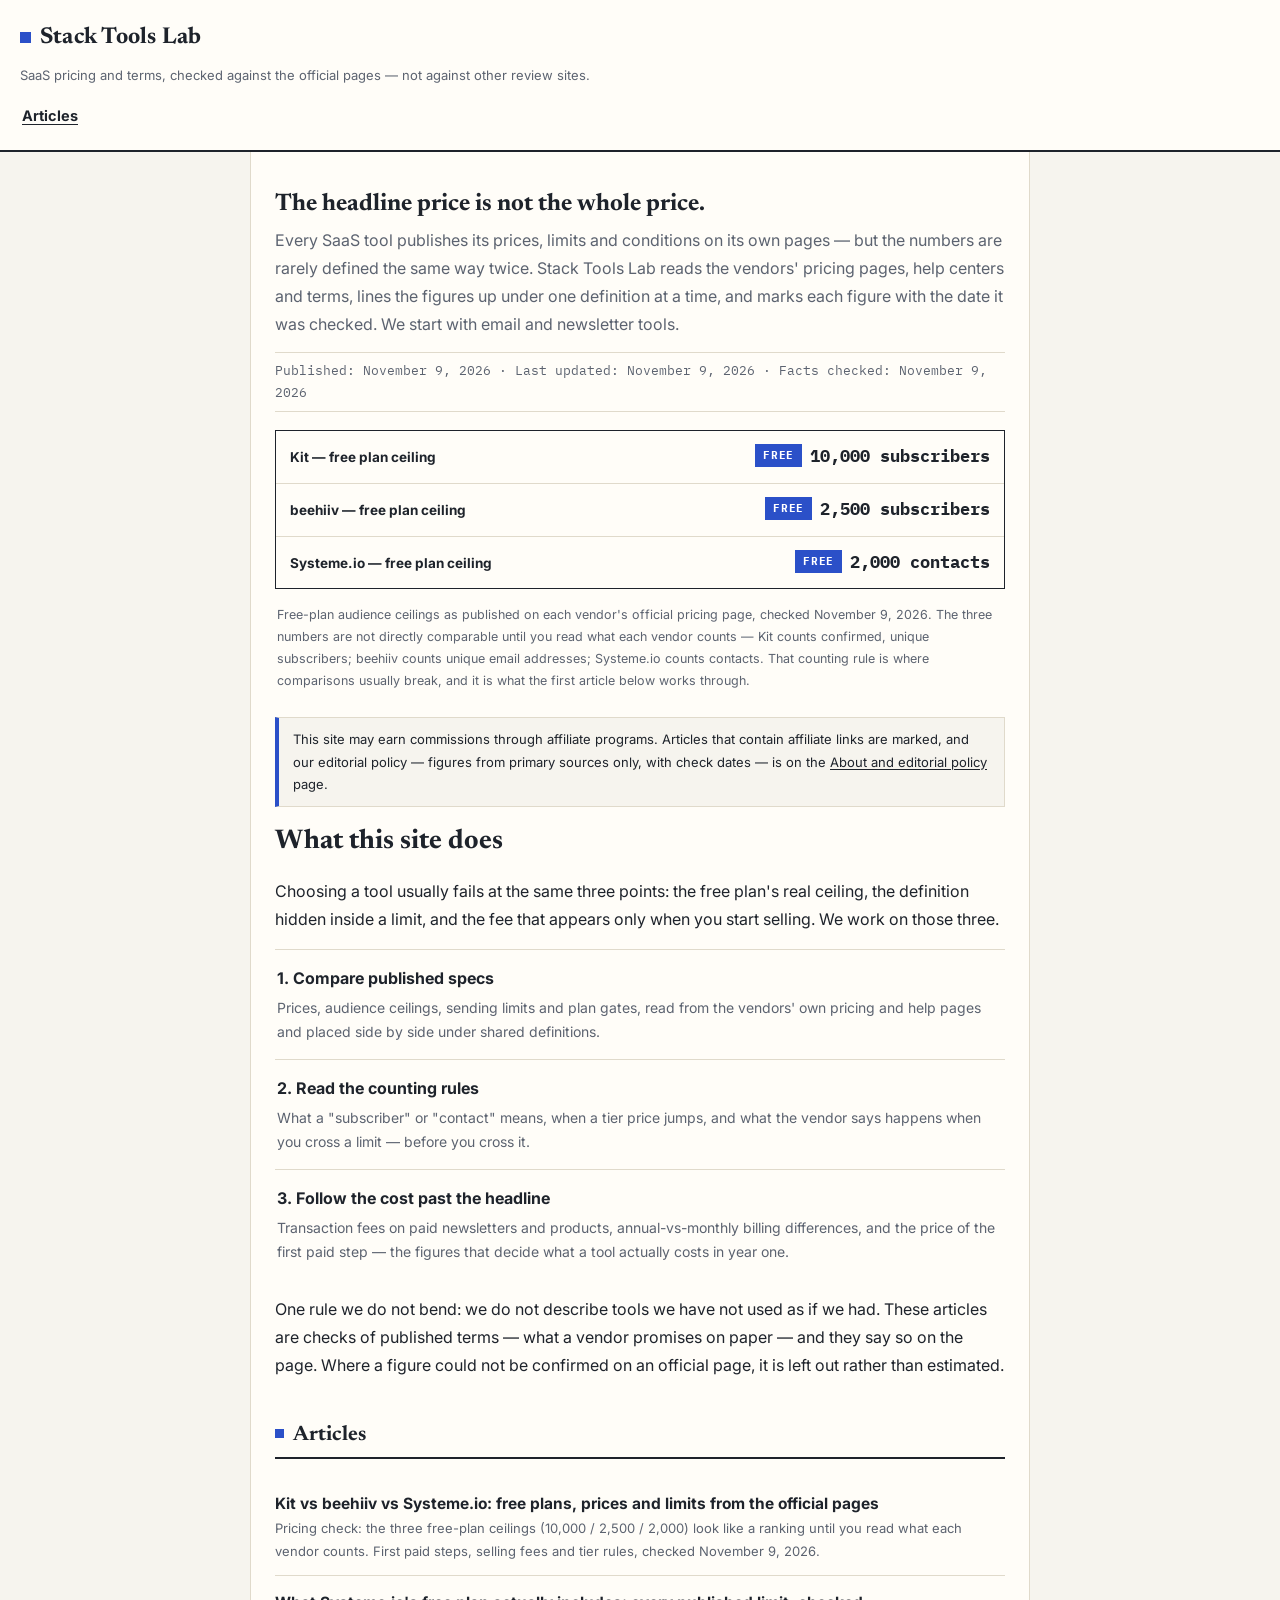
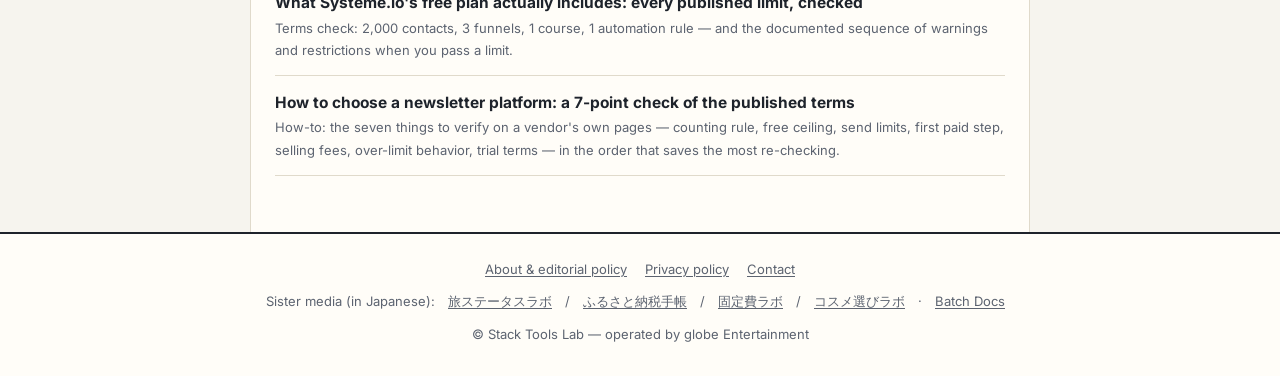
<file: index.html>
<!DOCTYPE html>
<html lang="en">
<head>
<meta charset="utf-8">
<meta name="viewport" content="width=device-width, initial-scale=1">
<title>Stack Tools Lab — SaaS pricing and terms, checked against the official pages</title>
<meta name="description" content="Stack Tools Lab checks the published pricing, free-plan limits and terms of SaaS tools against the vendors' own pages, and compares them side by side. Every figure carries a definition, a check date and a source.">
<link rel="preconnect" href="https://fonts.googleapis.com">
<link rel="preconnect" href="https://fonts.gstatic.com" crossorigin>
<link href="https://fonts.googleapis.com/css2?family=IBM+Plex+Mono:wght@400;700&family=Inter:wght@400;700&family=Newsreader:opsz,wght@6..72,500;6..72,700&display=swap" rel="stylesheet">
<link rel="stylesheet" href="style.css">
<meta property="og:title" content="Stack Tools Lab — SaaS pricing and terms, checked against the official pages">
<meta property="og:description" content="Published pricing, free-plan limits and terms of SaaS tools, checked against the vendors' own pages and compared side by side.">
<meta property="og:type" content="website">
<meta property="og:url" content="https://stacktools.globe-ent.com/">
<meta property="og:image" content="https://stacktools.globe-ent.com/ogp.png">
<meta name="twitter:card" content="summary_large_image">
<meta name="twitter:image" content="https://stacktools.globe-ent.com/ogp.png">
<link rel="icon" type="image/svg+xml" href="/favicon.svg">
<link rel="alternate" type="application/rss+xml" title="Stack Tools Lab" href="https://stacktools.globe-ent.com/rss.xml">
<script type="application/ld+json">
{
  "@context": "https://schema.org",
  "@graph": [
    {
      "@type": "Organization",
      "@id": "https://stacktools.globe-ent.com/#org",
      "name": "Stack Tools Lab",
      "url": "https://stacktools.globe-ent.com/",
      "logo": "https://stacktools.globe-ent.com/favicon.svg",
      "parentOrganization": { "@type": "Organization", "name": "globe Entertainment" }
    },
    {
      "@type": "WebSite",
      "@id": "https://stacktools.globe-ent.com/#site",
      "name": "Stack Tools Lab",
      "url": "https://stacktools.globe-ent.com/",
      "publisher": { "@id": "https://stacktools.globe-ent.com/#org" },
      "inLanguage": "en"
    }
  ]
}
</script>
<meta name='impact-site-verification' value='acff3ebe-bab7-494f-b791-fe17152dbae9'>
<link rel="canonical" href="https://stacktools.globe-ent.com/">
</head>
<body>
<header class="site">
  <div class="name"><a href="index.html">Stack Tools Lab</a></div>
  <div class="tag">SaaS pricing and terms, checked against the official pages — not against other review sites.</div>
  <nav class="main">
    <a href="articles.html">Articles</a>
  </nav>
</header>
<main>
  <p class="leadline">The headline price is not the whole price.</p>
  <p class="leadsub">Every SaaS tool publishes its prices, limits and conditions on its own pages — but the numbers are rarely defined the same way twice. Stack Tools Lab reads the vendors' pricing pages, help centers and terms, lines the figures up under one definition at a time, and marks each figure with the date it was checked. We start with email and newsletter tools.</p>
  <p class="dateline">Published: November 9, 2026 · Last updated: November 9, 2026 · Facts checked: November 9, 2026</p>
  <figure>
    <div class="sheet">
      <div class="srow"><span class="sk">Kit — free plan ceiling</span><span class="sv"><span class="badge">FREE</span>10,000 subscribers</span></div>
      <div class="srow"><span class="sk">beehiiv — free plan ceiling</span><span class="sv"><span class="badge">FREE</span>2,500 subscribers</span></div>
      <div class="srow"><span class="sk">Systeme.io — free plan ceiling</span><span class="sv"><span class="badge">FREE</span>2,000 contacts</span></div>
    </div>
    <figcaption>Free-plan audience ceilings as published on each vendor's official pricing page, checked November 9, 2026. The three numbers are not directly comparable until you read what each vendor counts — Kit counts confirmed, unique subscribers; beehiiv counts unique email addresses; Systeme.io counts contacts. That counting rule is where comparisons usually break, and it is what the first article below works through.</figcaption>
  </figure>
  <div class="disclosure">This site may earn commissions through affiliate programs. Articles that contain affiliate links are marked, and our editorial policy — figures from primary sources only, with check dates — is on the <a href="about.html">About and editorial policy</a> page.</div>

  <h1>What this site does</h1>
  <p>Choosing a tool usually fails at the same three points: the free plan's real ceiling, the definition hidden inside a limit, and the fee that appears only when you start selling. We work on those three.</p>
  <div class="card"><span class="t">1. Compare published specs</span><span class="d">Prices, audience ceilings, sending limits and plan gates, read from the vendors' own pricing and help pages and placed side by side under shared definitions.</span></div>
  <div class="card"><span class="t">2. Read the counting rules</span><span class="d">What a "subscriber" or "contact" means, when a tier price jumps, and what the vendor says happens when you cross a limit — before you cross it.</span></div>
  <div class="card"><span class="t">3. Follow the cost past the headline</span><span class="d">Transaction fees on paid newsletters and products, annual-vs-monthly billing differences, and the price of the first paid step — the figures that decide what a tool actually costs in year one.</span></div>
  <p>One rule we do not bend: we do not describe tools we have not used as if we had. These articles are checks of published terms — what a vendor promises on paper — and they say so on the page. Where a figure could not be confirmed on an official page, it is left out rather than estimated.</p>

  <h2>Articles</h2>
  <a class="thumbrow" href="articles/kit-vs-beehiiv-vs-systeme-io.html"><span><span class="t">Kit vs beehiiv vs Systeme.io: free plans, prices and limits from the official pages</span><span class="d">Pricing check: the three free-plan ceilings (10,000 / 2,500 / 2,000) look like a ranking until you read what each vendor counts. First paid steps, selling fees and tier rules, checked November 9, 2026.</span></span></a>
  <a class="thumbrow" href="articles/systeme-io-free-plan.html"><span><span class="t">What Systeme.io's free plan actually includes: every published limit, checked</span><span class="d">Terms check: 2,000 contacts, 3 funnels, 1 course, 1 automation rule — and the documented sequence of warnings and restrictions when you pass a limit.</span></span></a>
  <a class="thumbrow" href="articles/how-to-choose-a-newsletter-platform.html"><span><span class="t">How to choose a newsletter platform: a 7-point check of the published terms</span><span class="d">How-to: the seven things to verify on a vendor's own pages — counting rule, free ceiling, send limits, first paid step, selling fees, over-limit behavior, trial terms — in the order that saves the most re-checking.</span></span></a>
</main>
<footer class="site">
  <a href="about.html">About &amp; editorial policy</a><a href="privacy.html">Privacy policy</a><a href="contact.html">Contact</a>
  <div class="sister">Sister media (in Japanese): <a href="https://travel.globe-ent.com/">旅ステータスラボ</a> / <a href="https://furusato.globe-ent.com/">ふるさと納税手帳</a> / <a href="https://koteihi.globe-ent.com/">固定費ラボ</a> / <a href="https://cosme-erabi.globe-ent.com/">コスメ選びラボ</a> · <a href="https://batchdocs.globe-ent.com/">Batch Docs</a></div>
  <div>© Stack Tools Lab — operated by globe Entertainment</div>
</footer>
</body>
</html>
</file>
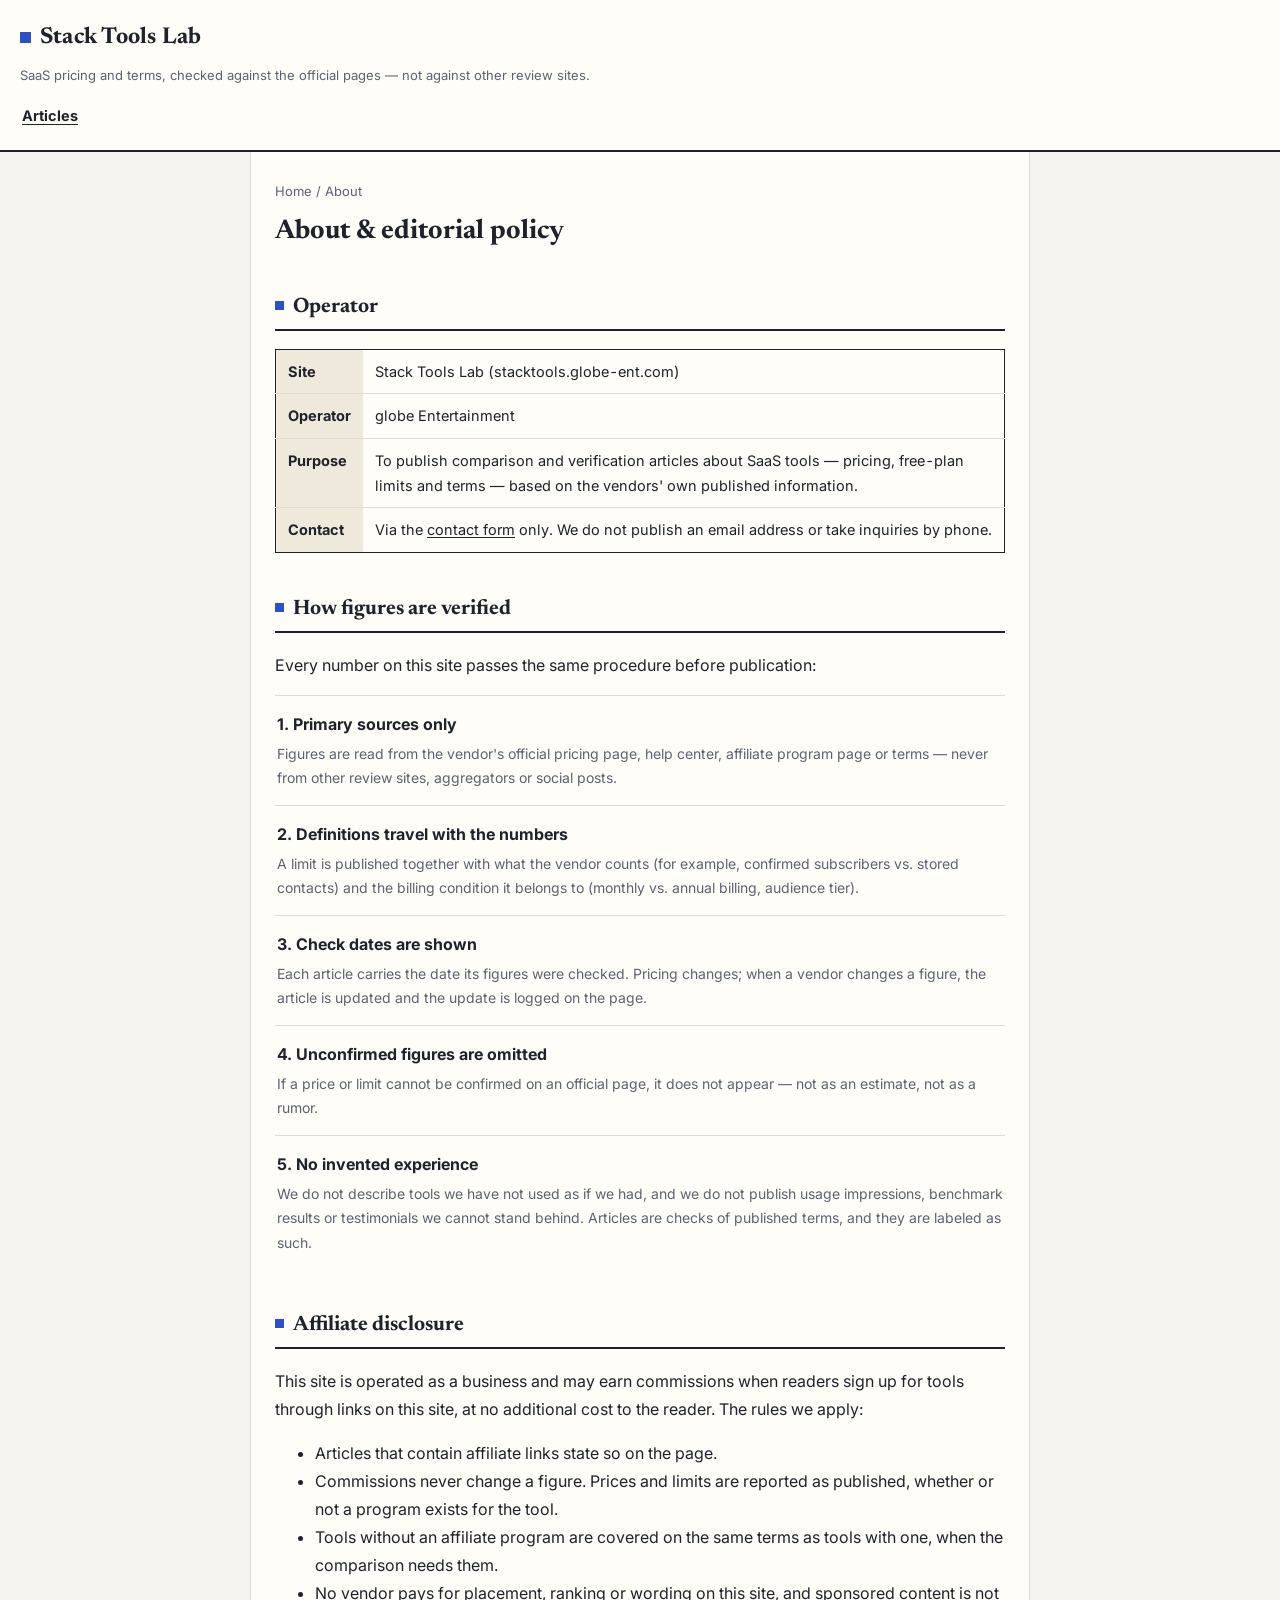
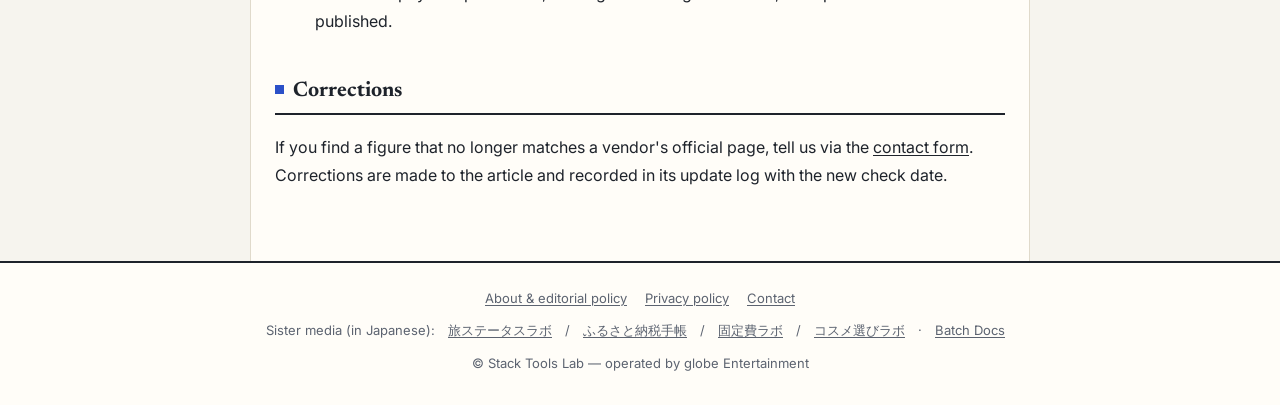
<file: about.html>
<!DOCTYPE html>
<html lang="en">
<head>
<meta charset="utf-8">
<meta name="viewport" content="width=device-width, initial-scale=1">
<title>About &amp; editorial policy — Stack Tools Lab</title>
<meta name="description" content="Who operates Stack Tools Lab, how figures are verified against primary sources, and how affiliate relationships are disclosed.">
<link rel="preconnect" href="https://fonts.googleapis.com">
<link rel="preconnect" href="https://fonts.gstatic.com" crossorigin>
<link href="https://fonts.googleapis.com/css2?family=IBM+Plex+Mono:wght@400;700&family=Inter:wght@400;700&family=Newsreader:opsz,wght@6..72,500;6..72,700&display=swap" rel="stylesheet">
<link rel="stylesheet" href="style.css">
<meta property="og:title" content="About &amp; editorial policy — Stack Tools Lab">
<meta property="og:description" content="Operator information, verification procedure and affiliate disclosure policy for Stack Tools Lab.">
<meta property="og:type" content="website">
<meta property="og:url" content="https://stacktools.globe-ent.com/about.html">
<meta property="og:image" content="https://stacktools.globe-ent.com/ogp.png">
<meta name="twitter:card" content="summary_large_image">
<meta name="twitter:image" content="https://stacktools.globe-ent.com/ogp.png">
<link rel="icon" type="image/svg+xml" href="/favicon.svg">
<link rel="alternate" type="application/rss+xml" title="Stack Tools Lab" href="https://stacktools.globe-ent.com/rss.xml">
<link rel="canonical" href="https://stacktools.globe-ent.com/about.html">
</head>
<body>
<header class="site">
  <div class="name"><a href="index.html">Stack Tools Lab</a></div>
  <div class="tag">SaaS pricing and terms, checked against the official pages — not against other review sites.</div>
  <nav class="main">
    <a href="articles.html">Articles</a>
  </nav>
</header>
<main>
  <p class="crumb"><a href="index.html">Home</a> / About</p>
  <h1>About &amp; editorial policy</h1>

  <h2>Operator</h2>
  <table class="spec">
    <tr><th>Site</th><td>Stack Tools Lab (stacktools.globe-ent.com)</td></tr>
    <tr><th>Operator</th><td>globe Entertainment</td></tr>
    <tr><th>Purpose</th><td>To publish comparison and verification articles about SaaS tools — pricing, free-plan limits and terms — based on the vendors' own published information.</td></tr>
    <tr><th>Contact</th><td>Via the <a href="contact.html">contact form</a> only. We do not publish an email address or take inquiries by phone.</td></tr>
  </table>

  <h2>How figures are verified</h2>
  <p>Every number on this site passes the same procedure before publication:</p>
  <div class="card"><span class="t">1. Primary sources only</span><span class="d">Figures are read from the vendor's official pricing page, help center, affiliate program page or terms — never from other review sites, aggregators or social posts.</span></div>
  <div class="card"><span class="t">2. Definitions travel with the numbers</span><span class="d">A limit is published together with what the vendor counts (for example, confirmed subscribers vs. stored contacts) and the billing condition it belongs to (monthly vs. annual billing, audience tier).</span></div>
  <div class="card"><span class="t">3. Check dates are shown</span><span class="d">Each article carries the date its figures were checked. Pricing changes; when a vendor changes a figure, the article is updated and the update is logged on the page.</span></div>
  <div class="card"><span class="t">4. Unconfirmed figures are omitted</span><span class="d">If a price or limit cannot be confirmed on an official page, it does not appear — not as an estimate, not as a rumor.</span></div>
  <div class="card"><span class="t">5. No invented experience</span><span class="d">We do not describe tools we have not used as if we had, and we do not publish usage impressions, benchmark results or testimonials we cannot stand behind. Articles are checks of published terms, and they are labeled as such.</span></div>

  <h2>Affiliate disclosure</h2>
  <p>This site is operated as a business and may earn commissions when readers sign up for tools through links on this site, at no additional cost to the reader. The rules we apply:</p>
  <ul>
    <li>Articles that contain affiliate links state so on the page.</li>
    <li>Commissions never change a figure. Prices and limits are reported as published, whether or not a program exists for the tool.</li>
    <li>Tools without an affiliate program are covered on the same terms as tools with one, when the comparison needs them.</li>
    <li>No vendor pays for placement, ranking or wording on this site, and sponsored content is not published.</li>
  </ul>

  <h2>Corrections</h2>
  <p>If you find a figure that no longer matches a vendor's official page, tell us via the <a href="contact.html">contact form</a>. Corrections are made to the article and recorded in its update log with the new check date.</p>
</main>
<footer class="site">
  <a href="about.html">About &amp; editorial policy</a><a href="privacy.html">Privacy policy</a><a href="contact.html">Contact</a>
  <div class="sister">Sister media (in Japanese): <a href="https://travel.globe-ent.com/">旅ステータスラボ</a> / <a href="https://furusato.globe-ent.com/">ふるさと納税手帳</a> / <a href="https://koteihi.globe-ent.com/">固定費ラボ</a> / <a href="https://cosme-erabi.globe-ent.com/">コスメ選びラボ</a> · <a href="https://batchdocs.globe-ent.com/">Batch Docs</a></div>
  <div>© Stack Tools Lab — operated by globe Entertainment</div>
</footer>
</body>
</html>
</file>
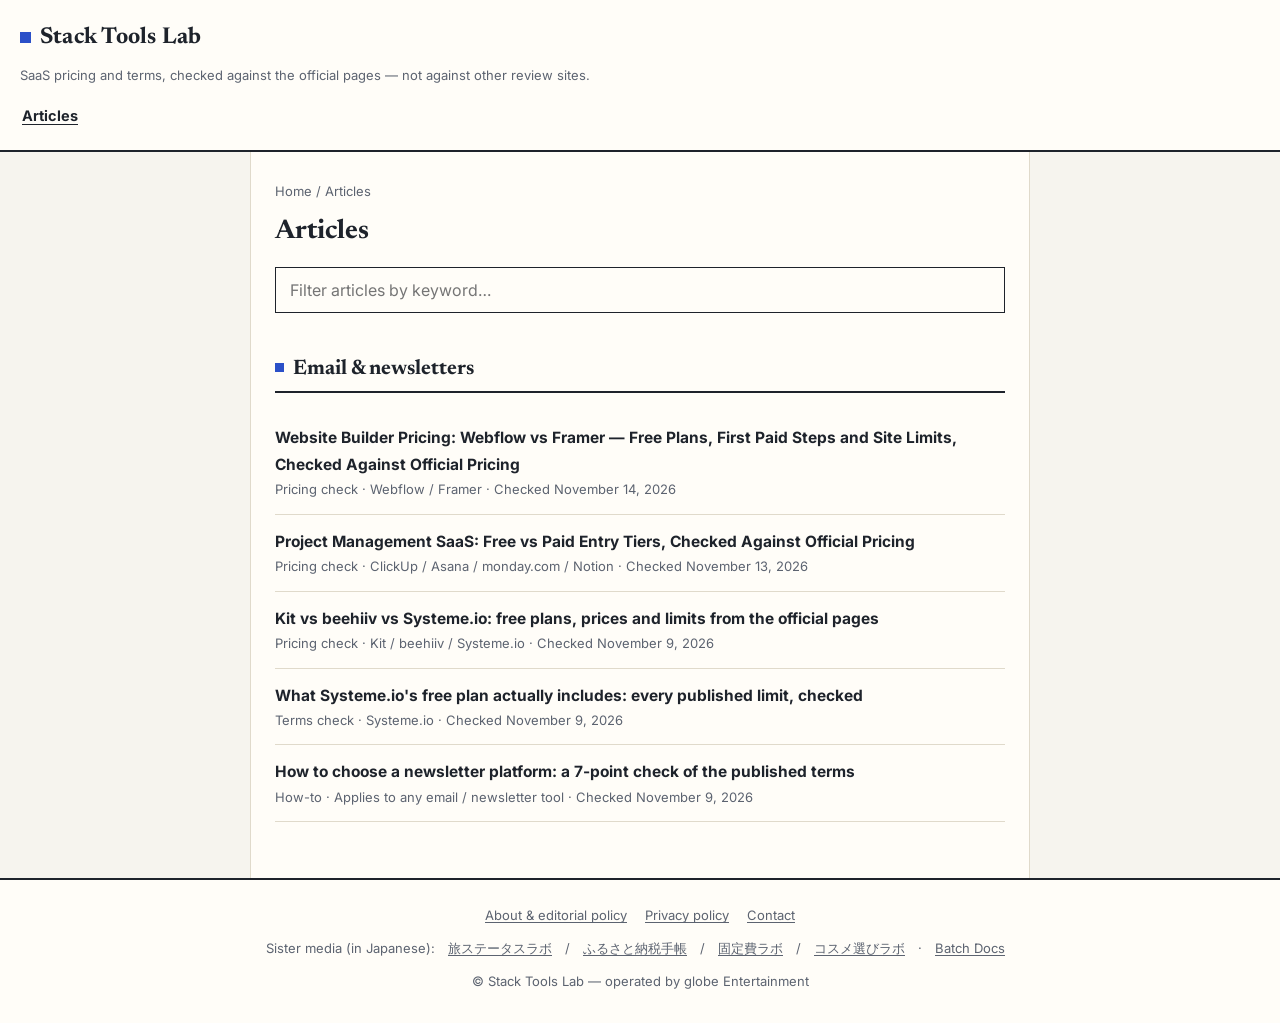
<file: articles.html>
<!DOCTYPE html>
<html lang="en">
<head>
<meta charset="utf-8">
<meta name="viewport" content="width=device-width, initial-scale=1">
<title>Articles — Stack Tools Lab</title>
<meta name="description" content="All Stack Tools Lab articles: pricing checks, terms checks and how-to checks of SaaS tools, based on the vendors' published pages with check dates.">
<link rel="preconnect" href="https://fonts.googleapis.com">
<link rel="preconnect" href="https://fonts.gstatic.com" crossorigin>
<link href="https://fonts.googleapis.com/css2?family=IBM+Plex+Mono:wght@400;700&family=Inter:wght@400;700&family=Newsreader:opsz,wght@6..72,500;6..72,700&display=swap" rel="stylesheet">
<link rel="stylesheet" href="style.css">
<meta property="og:title" content="Articles — Stack Tools Lab">
<meta property="og:description" content="Pricing checks, terms checks and how-to checks of SaaS tools, from the vendors' published pages.">
<meta property="og:type" content="website">
<meta property="og:url" content="https://stacktools.globe-ent.com/articles.html">
<meta property="og:image" content="https://stacktools.globe-ent.com/ogp.png">
<meta name="twitter:card" content="summary_large_image">
<meta name="twitter:image" content="https://stacktools.globe-ent.com/ogp.png">
<link rel="icon" type="image/svg+xml" href="/favicon.svg">
<link rel="alternate" type="application/rss+xml" title="Stack Tools Lab" href="https://stacktools.globe-ent.com/rss.xml">
<link rel="canonical" href="https://stacktools.globe-ent.com/articles.html">
</head>
<body>
<header class="site">
  <div class="name"><a href="index.html">Stack Tools Lab</a></div>
  <div class="tag">SaaS pricing and terms, checked against the official pages — not against other review sites.</div>
  <nav class="main">
    <a href="articles.html">Articles</a>
  </nav>
</header>
<main>
  <p class="crumb"><a href="index.html">Home</a> / Articles</p>
  <h1>Articles</h1>
  <div class="searchbox"><input type="search" id="q" placeholder="Filter articles by keyword…" aria-label="Filter articles by keyword"></div>

  <h2>Email &amp; newsletters</h2>
  <div id="list">
    <a class="thumbrow" href="articles/website-builder-pricing.html"><span><span class="t">Website Builder Pricing: Webflow vs Framer — Free Plans, First Paid Steps and Site Limits, Checked Against Official Pricing</span><span class="d">Pricing check · Webflow / Framer · Checked November 14, 2026</span></span></a>
    <a class="thumbrow" href="articles/project-management-pricing.html"><span><span class="t">Project Management SaaS: Free vs Paid Entry Tiers, Checked Against Official Pricing</span><span class="d">Pricing check · ClickUp / Asana / monday.com / Notion · Checked November 13, 2026</span></span></a>
    <a class="thumbrow" href="articles/kit-vs-beehiiv-vs-systeme-io.html"><span><span class="t">Kit vs beehiiv vs Systeme.io: free plans, prices and limits from the official pages</span><span class="d">Pricing check · Kit / beehiiv / Systeme.io · Checked November 9, 2026</span></span></a>
    <a class="thumbrow" href="articles/systeme-io-free-plan.html"><span><span class="t">What Systeme.io's free plan actually includes: every published limit, checked</span><span class="d">Terms check · Systeme.io · Checked November 9, 2026</span></span></a>
    <a class="thumbrow" href="articles/how-to-choose-a-newsletter-platform.html"><span><span class="t">How to choose a newsletter platform: a 7-point check of the published terms</span><span class="d">How-to · Applies to any email / newsletter tool · Checked November 9, 2026</span></span></a>
  </div>
  <p class="src" id="noresult" style="display:none">No articles match that keyword yet.</p>
</main>
<footer class="site">
  <a href="about.html">About &amp; editorial policy</a><a href="privacy.html">Privacy policy</a><a href="contact.html">Contact</a>
  <div class="sister">Sister media (in Japanese): <a href="https://travel.globe-ent.com/">旅ステータスラボ</a> / <a href="https://furusato.globe-ent.com/">ふるさと納税手帳</a> / <a href="https://koteihi.globe-ent.com/">固定費ラボ</a> / <a href="https://cosme-erabi.globe-ent.com/">コスメ選びラボ</a> · <a href="https://batchdocs.globe-ent.com/">Batch Docs</a></div>
  <div>© Stack Tools Lab — operated by globe Entertainment</div>
</footer>
<script>
document.getElementById('q').addEventListener('input', function () {
  var q = this.value.trim().toLowerCase(), any = false;
  document.querySelectorAll('#list .thumbrow').forEach(function (el) {
    var hit = el.textContent.toLowerCase().indexOf(q) !== -1;
    el.style.display = hit ? '' : 'none';
    if (hit) any = true;
  });
  document.getElementById('noresult').style.display = any ? 'none' : '';
});
</script>
</body>
</html>
</file>
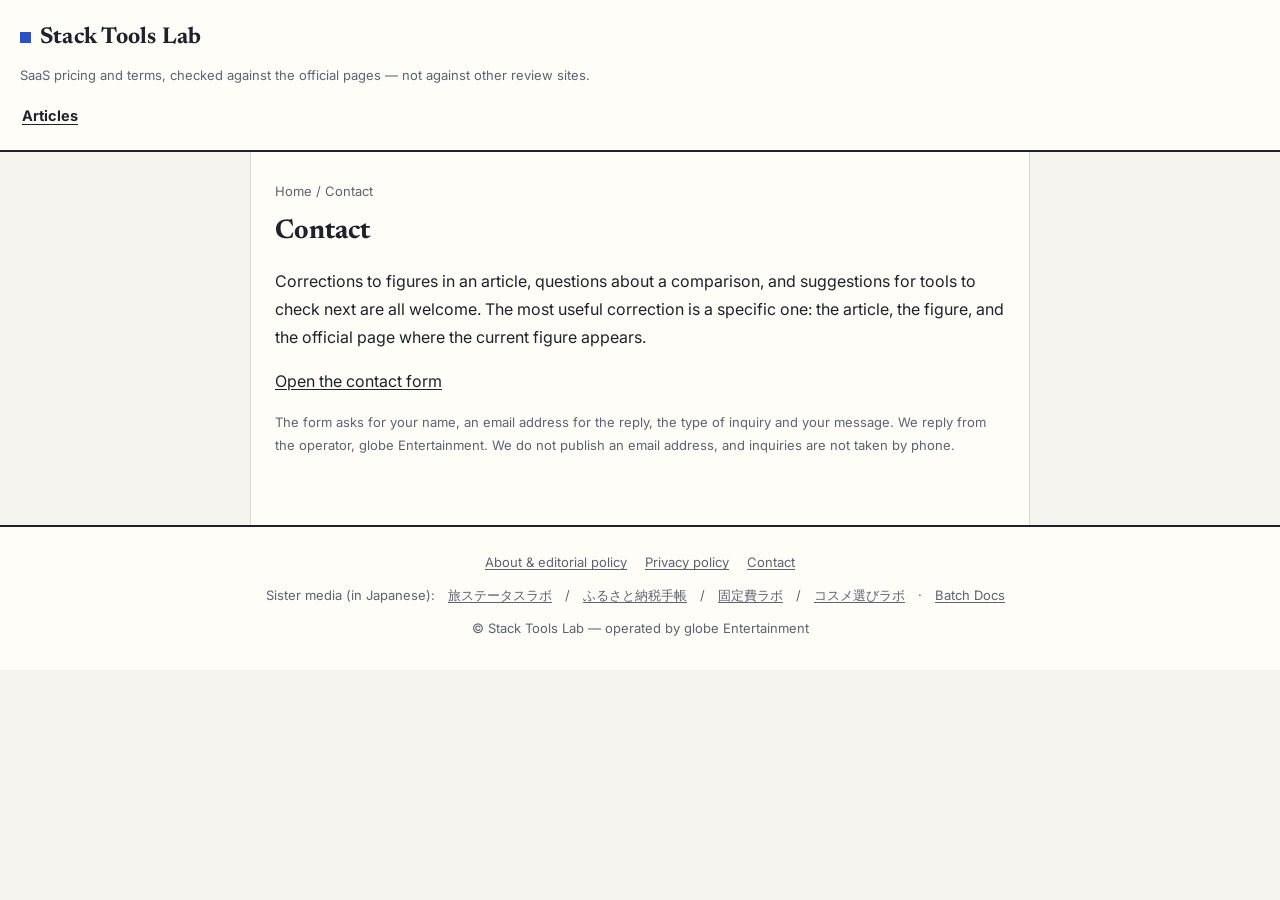
<file: contact.html>
<!DOCTYPE html>
<html lang="en">
<head>
<meta charset="utf-8">
<meta name="viewport" content="width=device-width, initial-scale=1">
<title>Contact — Stack Tools Lab</title>
<meta name="description" content="Contact Stack Tools Lab about an article — corrections, questions and suggestions — via the contact form.">
<link rel="preconnect" href="https://fonts.googleapis.com">
<link rel="preconnect" href="https://fonts.gstatic.com" crossorigin>
<link href="https://fonts.googleapis.com/css2?family=IBM+Plex+Mono:wght@400;700&family=Inter:wght@400;700&family=Newsreader:opsz,wght@6..72,500;6..72,700&display=swap" rel="stylesheet">
<link rel="stylesheet" href="style.css">
<meta property="og:title" content="Contact — Stack Tools Lab">
<meta property="og:description" content="Corrections and questions about Stack Tools Lab articles, via the contact form.">
<meta property="og:type" content="website">
<meta property="og:url" content="https://stacktools.globe-ent.com/contact.html">
<meta property="og:image" content="https://stacktools.globe-ent.com/ogp.png">
<meta name="twitter:card" content="summary_large_image">
<meta name="twitter:image" content="https://stacktools.globe-ent.com/ogp.png">
<link rel="icon" type="image/svg+xml" href="/favicon.svg">
<link rel="canonical" href="https://stacktools.globe-ent.com/contact.html">
</head>
<body>
<header class="site">
  <div class="name"><a href="index.html">Stack Tools Lab</a></div>
  <div class="tag">SaaS pricing and terms, checked against the official pages — not against other review sites.</div>
  <nav class="main">
    <a href="articles.html">Articles</a>
  </nav>
</header>
<main>
  <p class="crumb"><a href="index.html">Home</a> / Contact</p>
  <h1>Contact</h1>
  <p>Corrections to figures in an article, questions about a comparison, and suggestions for tools to check next are all welcome. The most useful correction is a specific one: the article, the figure, and the official page where the current figure appears.</p>
  <!-- Replace https://docs.google.com/forms/d/e/1FAIpQLSd3ldql2inzVRJ8t9ckceY8Z8aycompfVpyNWmsmyDjkdMpDA/viewform with the live contact form URL at deploy time. -->
  <p><a href="https://docs.google.com/forms/d/e/1FAIpQLSd3ldql2inzVRJ8t9ckceY8Z8aycompfVpyNWmsmyDjkdMpDA/viewform">Open the contact form</a></p>
  <p class="src">The form asks for your name, an email address for the reply, the type of inquiry and your message. We reply from the operator, globe Entertainment. We do not publish an email address, and inquiries are not taken by phone.</p>
</main>
<footer class="site">
  <a href="about.html">About &amp; editorial policy</a><a href="privacy.html">Privacy policy</a><a href="contact.html">Contact</a>
  <div class="sister">Sister media (in Japanese): <a href="https://travel.globe-ent.com/">旅ステータスラボ</a> / <a href="https://furusato.globe-ent.com/">ふるさと納税手帳</a> / <a href="https://koteihi.globe-ent.com/">固定費ラボ</a> / <a href="https://cosme-erabi.globe-ent.com/">コスメ選びラボ</a> · <a href="https://batchdocs.globe-ent.com/">Batch Docs</a></div>
  <div>© Stack Tools Lab — operated by globe Entertainment</div>
</footer>
</body>
</html>
</file>
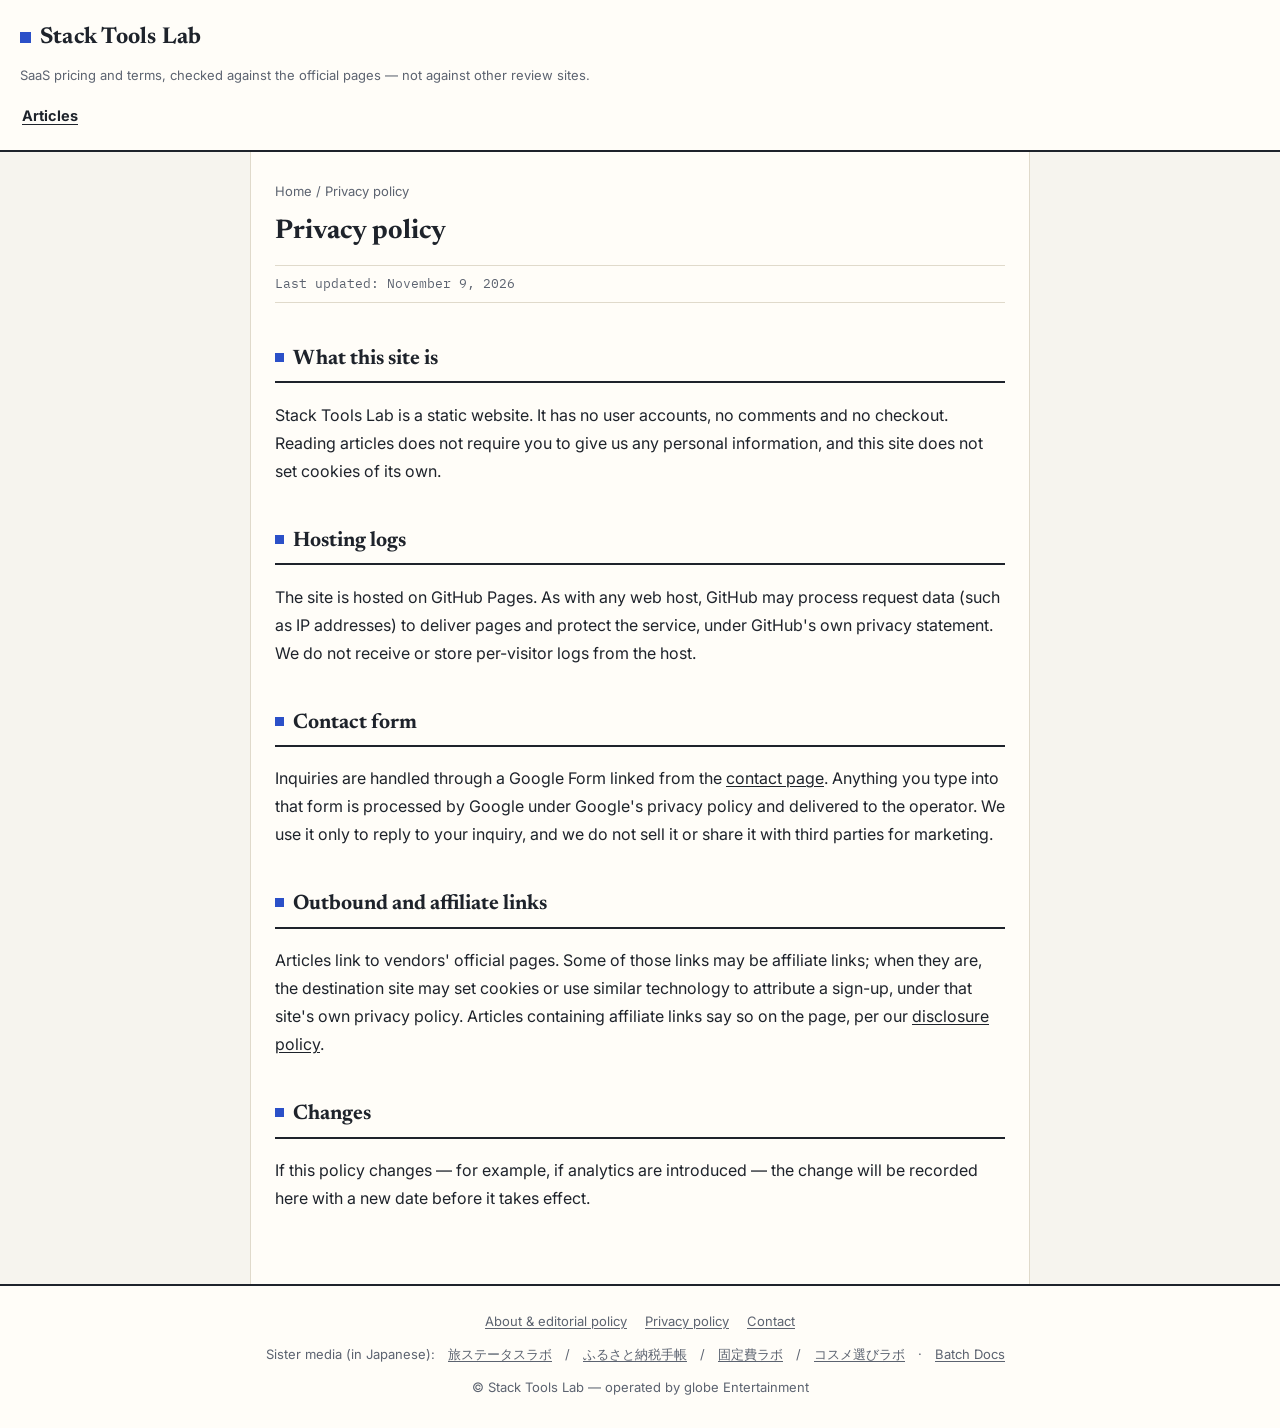
<file: privacy.html>
<!DOCTYPE html>
<html lang="en">
<head>
<meta charset="utf-8">
<meta name="viewport" content="width=device-width, initial-scale=1">
<title>Privacy policy — Stack Tools Lab</title>
<meta name="description" content="How Stack Tools Lab handles personal information: what this static site collects (very little), the contact form, and third-party services involved in hosting and links.">
<link rel="preconnect" href="https://fonts.googleapis.com">
<link rel="preconnect" href="https://fonts.gstatic.com" crossorigin>
<link href="https://fonts.googleapis.com/css2?family=IBM+Plex+Mono:wght@400;700&family=Inter:wght@400;700&family=Newsreader:opsz,wght@6..72,500;6..72,700&display=swap" rel="stylesheet">
<link rel="stylesheet" href="style.css">
<meta property="og:title" content="Privacy policy — Stack Tools Lab">
<meta property="og:description" content="What this site collects, and what it does not.">
<meta property="og:type" content="website">
<meta property="og:url" content="https://stacktools.globe-ent.com/privacy.html">
<meta property="og:image" content="https://stacktools.globe-ent.com/ogp.png">
<meta name="twitter:card" content="summary_large_image">
<meta name="twitter:image" content="https://stacktools.globe-ent.com/ogp.png">
<link rel="icon" type="image/svg+xml" href="/favicon.svg">
<link rel="canonical" href="https://stacktools.globe-ent.com/privacy.html">
</head>
<body>
<header class="site">
  <div class="name"><a href="index.html">Stack Tools Lab</a></div>
  <div class="tag">SaaS pricing and terms, checked against the official pages — not against other review sites.</div>
  <nav class="main">
    <a href="articles.html">Articles</a>
  </nav>
</header>
<main>
  <p class="crumb"><a href="index.html">Home</a> / Privacy policy</p>
  <h1>Privacy policy</h1>
  <p class="dateline">Last updated: November 9, 2026</p>

  <h2>What this site is</h2>
  <p>Stack Tools Lab is a static website. It has no user accounts, no comments and no checkout. Reading articles does not require you to give us any personal information, and this site does not set cookies of its own.</p>

  <h2>Hosting logs</h2>
  <p>The site is hosted on GitHub Pages. As with any web host, GitHub may process request data (such as IP addresses) to deliver pages and protect the service, under GitHub's own privacy statement. We do not receive or store per-visitor logs from the host.</p>

  <h2>Contact form</h2>
  <p>Inquiries are handled through a Google Form linked from the <a href="contact.html">contact page</a>. Anything you type into that form is processed by Google under Google's privacy policy and delivered to the operator. We use it only to reply to your inquiry, and we do not sell it or share it with third parties for marketing.</p>

  <h2>Outbound and affiliate links</h2>
  <p>Articles link to vendors' official pages. Some of those links may be affiliate links; when they are, the destination site may set cookies or use similar technology to attribute a sign-up, under that site's own privacy policy. Articles containing affiliate links say so on the page, per our <a href="about.html">disclosure policy</a>.</p>

  <h2>Changes</h2>
  <p>If this policy changes — for example, if analytics are introduced — the change will be recorded here with a new date before it takes effect.</p>
</main>
<footer class="site">
  <a href="about.html">About &amp; editorial policy</a><a href="privacy.html">Privacy policy</a><a href="contact.html">Contact</a>
  <div class="sister">Sister media (in Japanese): <a href="https://travel.globe-ent.com/">旅ステータスラボ</a> / <a href="https://furusato.globe-ent.com/">ふるさと納税手帳</a> / <a href="https://koteihi.globe-ent.com/">固定費ラボ</a> / <a href="https://cosme-erabi.globe-ent.com/">コスメ選びラボ</a> · <a href="https://batchdocs.globe-ent.com/">Batch Docs</a></div>
  <div>© Stack Tools Lab — operated by globe Entertainment</div>
</footer>
</body>
</html>
</file>
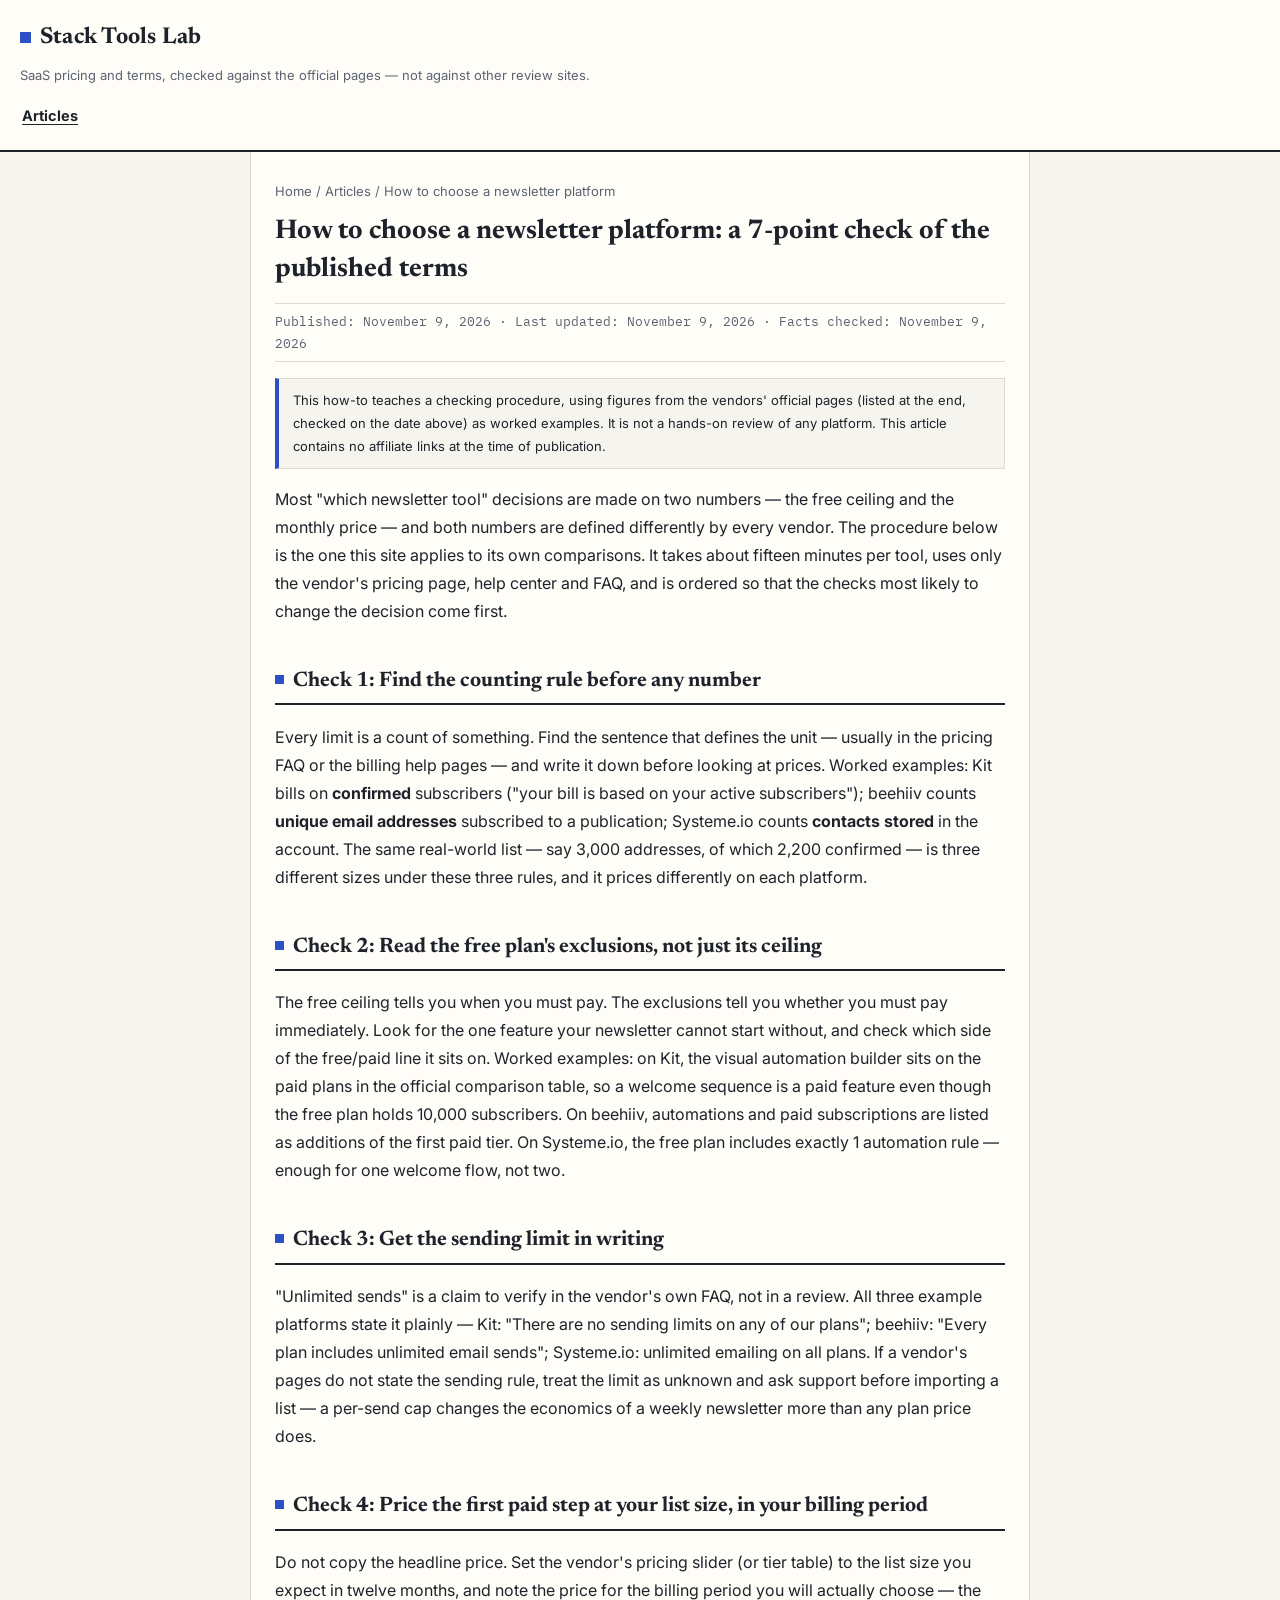
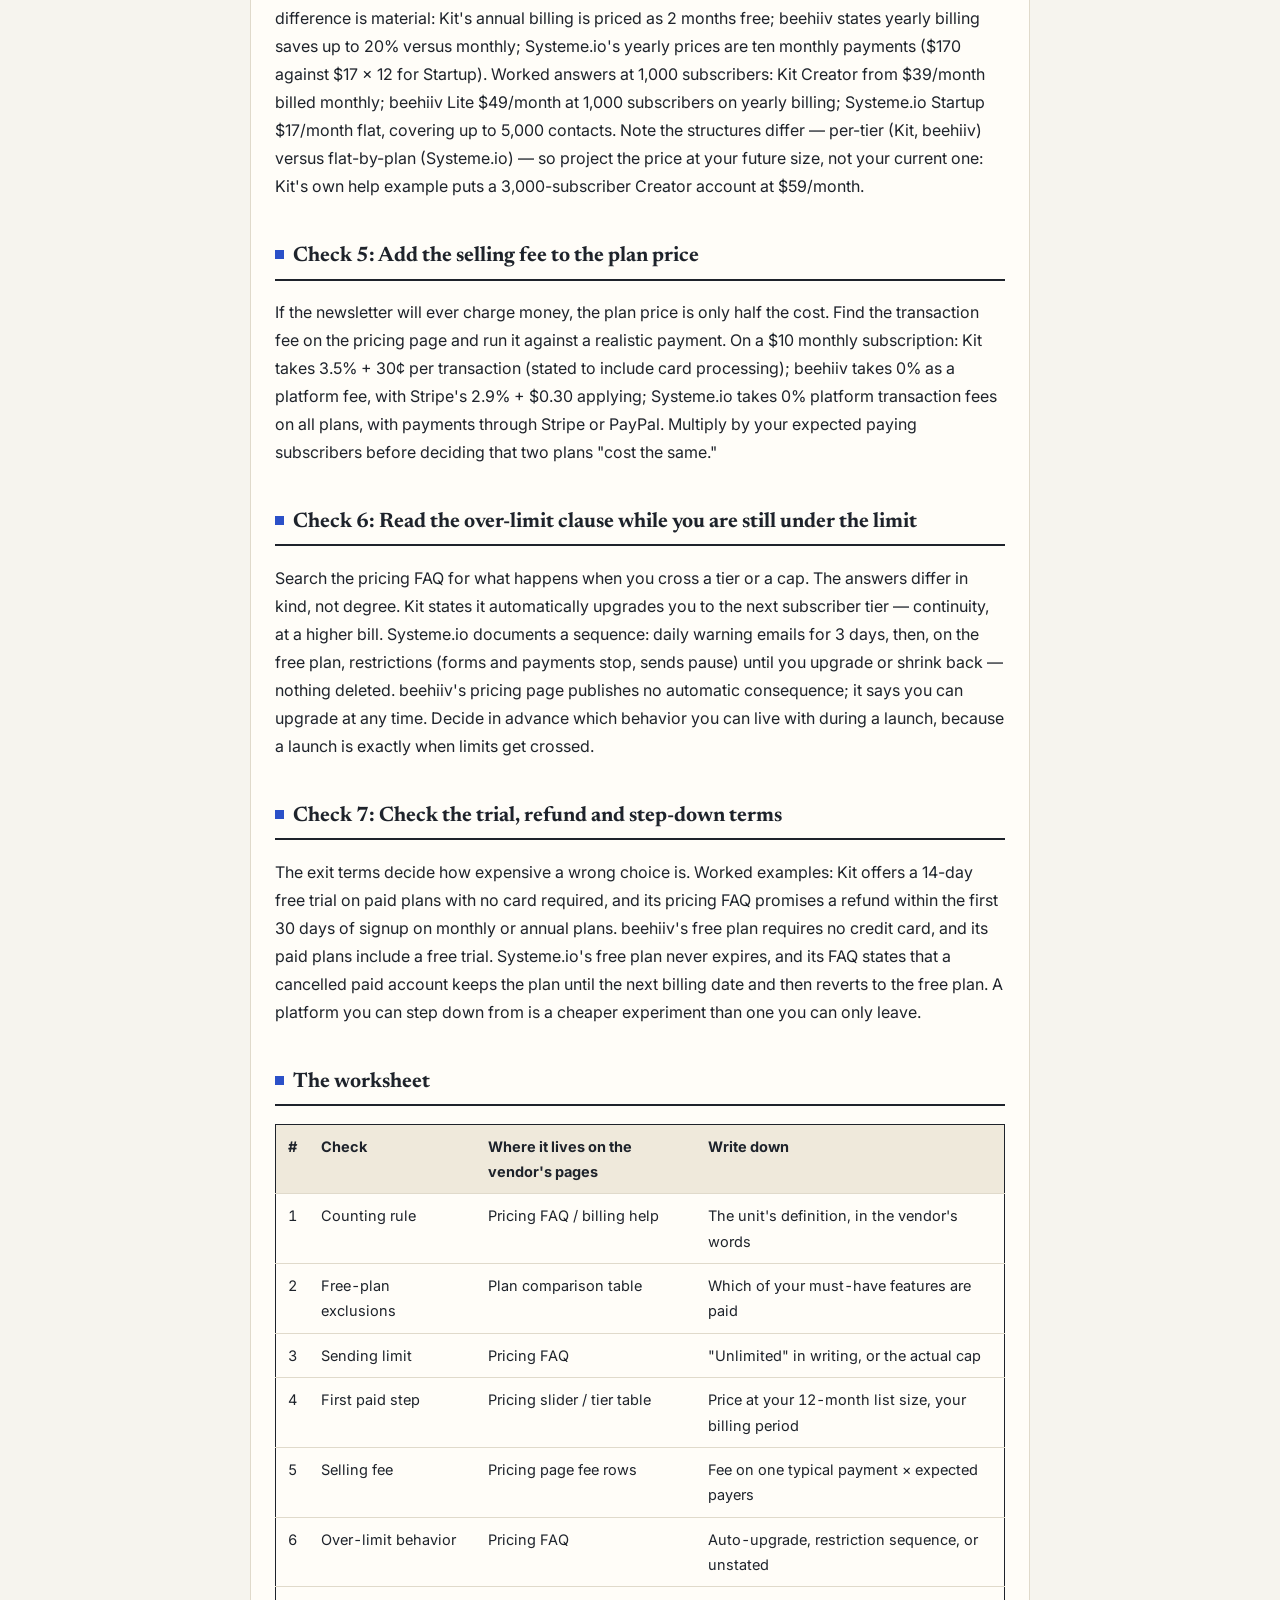
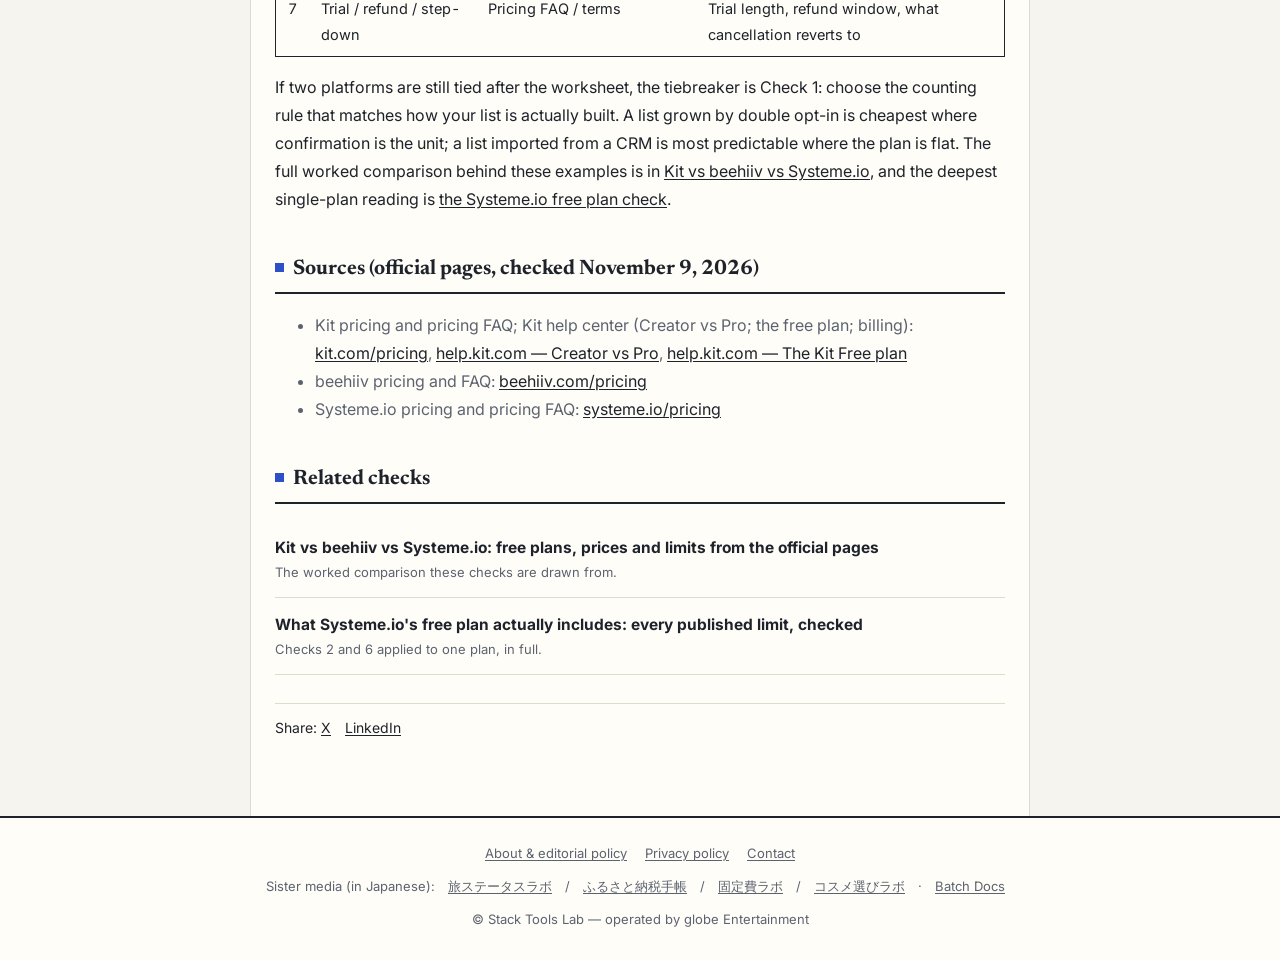
<file: articles/how-to-choose-a-newsletter-platform.html>
<!DOCTYPE html>
<html lang="en">
<head>
<meta charset="utf-8">
<meta name="viewport" content="width=device-width, initial-scale=1">
<title>How to choose a newsletter platform: a 7-point check of the published terms — Stack Tools Lab</title>
<meta name="description" content="Before you sign up: the seven things to verify on a newsletter platform's own pages — the counting rule, the free ceiling, send limits, the first paid step at your list size, selling fees, over-limit behavior and trial terms — with worked examples from Kit, beehiiv and Systeme.io.">
<link rel="preconnect" href="https://fonts.googleapis.com">
<link rel="preconnect" href="https://fonts.gstatic.com" crossorigin>
<link href="https://fonts.googleapis.com/css2?family=IBM+Plex+Mono:wght@400;700&family=Inter:wght@400;700&family=Newsreader:opsz,wght@6..72,500;6..72,700&display=swap" rel="stylesheet">
<link rel="stylesheet" href="../style.css">
<meta property="og:title" content="How to choose a newsletter platform: a 7-point check of the published terms">
<meta property="og:description" content="Seven verifications to run on a vendor's own pages before you commit — in the order that saves the most re-checking, with the answers for Kit, beehiiv and Systeme.io.">
<meta property="og:type" content="article">
<meta property="og:url" content="https://stacktools.globe-ent.com/articles/how-to-choose-a-newsletter-platform.html">
<meta property="og:image" content="https://stacktools.globe-ent.com/ogp.png">
<meta name="twitter:card" content="summary_large_image">
<meta name="twitter:image" content="https://stacktools.globe-ent.com/ogp.png">
<link rel="icon" type="image/svg+xml" href="/favicon.svg">
<link rel="alternate" type="application/rss+xml" title="Stack Tools Lab" href="https://stacktools.globe-ent.com/rss.xml">
<script type="application/ld+json">
{
  "@context": "https://schema.org",
  "@graph": [
    {
      "@type": "Article",
      "@id": "https://stacktools.globe-ent.com/articles/how-to-choose-a-newsletter-platform.html#article",
      "headline": "How to choose a newsletter platform: a 7-point check of the published terms",
      "description": "A 7-point verification procedure for newsletter platforms, run on the vendors' published pages, with worked examples from Kit, beehiiv and Systeme.io.",
      "datePublished": "2026-11-09",
      "dateModified": "2026-11-09",
      "inLanguage": "en",
      "author": { "@type": "Organization", "name": "globe Entertainment" },
      "publisher": { "@id": "https://stacktools.globe-ent.com/#org" },
      "mainEntityOfPage": "https://stacktools.globe-ent.com/articles/how-to-choose-a-newsletter-platform.html"
    },
    {
      "@type": "BreadcrumbList",
      "itemListElement": [
        { "@type": "ListItem", "position": 1, "name": "Home", "item": "https://stacktools.globe-ent.com/" },
        { "@type": "ListItem", "position": 2, "name": "Articles", "item": "https://stacktools.globe-ent.com/articles.html" },
        { "@type": "ListItem", "position": 3, "name": "How to choose a newsletter platform" }
      ]
    }
  ]
}
</script>
<link rel="canonical" href="https://stacktools.globe-ent.com/articles/how-to-choose-a-newsletter-platform.html">
</head>
<body>
<header class="site">
  <div class="name"><a href="../index.html">Stack Tools Lab</a></div>
  <div class="tag">SaaS pricing and terms, checked against the official pages — not against other review sites.</div>
  <nav class="main">
    <a href="../articles.html">Articles</a>
  </nav>
</header>
<main>
  <p class="crumb"><a href="../index.html">Home</a> / <a href="../articles.html">Articles</a> / How to choose a newsletter platform</p>
  <h1>How to choose a newsletter platform: a 7-point check of the published terms</h1>
  <p class="dateline">Published: November 9, 2026 · Last updated: November 9, 2026 · Facts checked: November 9, 2026</p>
  <div class="disclosure">This how-to teaches a checking procedure, using figures from the vendors' official pages (listed at the end, checked on the date above) as worked examples. It is not a hands-on review of any platform. This article contains no affiliate links at the time of publication.</div>

  <p>Most "which newsletter tool" decisions are made on two numbers — the free ceiling and the monthly price — and both numbers are defined differently by every vendor. The procedure below is the one this site applies to its own comparisons. It takes about fifteen minutes per tool, uses only the vendor's pricing page, help center and FAQ, and is ordered so that the checks most likely to change the decision come first.</p>

  <h2>Check 1: Find the counting rule before any number</h2>
  <p>Every limit is a count of something. Find the sentence that defines the unit — usually in the pricing FAQ or the billing help pages — and write it down before looking at prices. Worked examples: Kit bills on <strong>confirmed</strong> subscribers ("your bill is based on your active subscribers"); beehiiv counts <strong>unique email addresses</strong> subscribed to a publication; Systeme.io counts <strong>contacts stored</strong> in the account. The same real-world list — say 3,000 addresses, of which 2,200 confirmed — is three different sizes under these three rules, and it prices differently on each platform.</p>

  <h2>Check 2: Read the free plan's exclusions, not just its ceiling</h2>
  <p>The free ceiling tells you when you must pay. The exclusions tell you whether you must pay immediately. Look for the one feature your newsletter cannot start without, and check which side of the free/paid line it sits on. Worked examples: on Kit, the visual automation builder sits on the paid plans in the official comparison table, so a welcome sequence is a paid feature even though the free plan holds 10,000 subscribers. On beehiiv, automations and paid subscriptions are listed as additions of the first paid tier. On Systeme.io, the free plan includes exactly 1 automation rule — enough for one welcome flow, not two.</p>

  <h2>Check 3: Get the sending limit in writing</h2>
  <p>"Unlimited sends" is a claim to verify in the vendor's own FAQ, not in a review. All three example platforms state it plainly — Kit: "There are no sending limits on any of our plans"; beehiiv: "Every plan includes unlimited email sends"; Systeme.io: unlimited emailing on all plans. If a vendor's pages do not state the sending rule, treat the limit as unknown and ask support before importing a list — a per-send cap changes the economics of a weekly newsletter more than any plan price does.</p>

  <h2>Check 4: Price the first paid step at your list size, in your billing period</h2>
  <p>Do not copy the headline price. Set the vendor's pricing slider (or tier table) to the list size you expect in twelve months, and note the price for the billing period you will actually choose — the difference is material: Kit's annual billing is priced as 2 months free; beehiiv states yearly billing saves up to 20% versus monthly; Systeme.io's yearly prices are ten monthly payments ($170 against $17 × 12 for Startup). Worked answers at 1,000 subscribers: Kit Creator from $39/month billed monthly; beehiiv Lite $49/month at 1,000 subscribers on yearly billing; Systeme.io Startup $17/month flat, covering up to 5,000 contacts. Note the structures differ — per-tier (Kit, beehiiv) versus flat-by-plan (Systeme.io) — so project the price at your future size, not your current one: Kit's own help example puts a 3,000-subscriber Creator account at $59/month.</p>

  <h2>Check 5: Add the selling fee to the plan price</h2>
  <p>If the newsletter will ever charge money, the plan price is only half the cost. Find the transaction fee on the pricing page and run it against a realistic payment. On a $10 monthly subscription: Kit takes 3.5% + 30¢ per transaction (stated to include card processing); beehiiv takes 0% as a platform fee, with Stripe's 2.9% + $0.30 applying; Systeme.io takes 0% platform transaction fees on all plans, with payments through Stripe or PayPal. Multiply by your expected paying subscribers before deciding that two plans "cost the same."</p>

  <h2>Check 6: Read the over-limit clause while you are still under the limit</h2>
  <p>Search the pricing FAQ for what happens when you cross a tier or a cap. The answers differ in kind, not degree. Kit states it automatically upgrades you to the next subscriber tier — continuity, at a higher bill. Systeme.io documents a sequence: daily warning emails for 3 days, then, on the free plan, restrictions (forms and payments stop, sends pause) until you upgrade or shrink back — nothing deleted. beehiiv's pricing page publishes no automatic consequence; it says you can upgrade at any time. Decide in advance which behavior you can live with during a launch, because a launch is exactly when limits get crossed.</p>

  <h2>Check 7: Check the trial, refund and step-down terms</h2>
  <p>The exit terms decide how expensive a wrong choice is. Worked examples: Kit offers a 14-day free trial on paid plans with no card required, and its pricing FAQ promises a refund within the first 30 days of signup on monthly or annual plans. beehiiv's free plan requires no credit card, and its paid plans include a free trial. Systeme.io's free plan never expires, and its FAQ states that a cancelled paid account keeps the plan until the next billing date and then reverts to the free plan. A platform you can step down from is a cheaper experiment than one you can only leave.</p>
  <!-- AFFILIATE SLOT: Kit (PartnerStack), beehiiv (partner program), Systeme.io (own program) — insert affiliate links here after program approval. -->

  <h2>The worksheet</h2>
  <table class="spec">
    <tr><th>#</th><th>Check</th><th>Where it lives on the vendor's pages</th><th>Write down</th></tr>
    <tr><td>1</td><td>Counting rule</td><td>Pricing FAQ / billing help</td><td>The unit's definition, in the vendor's words</td></tr>
    <tr><td>2</td><td>Free-plan exclusions</td><td>Plan comparison table</td><td>Which of your must-have features are paid</td></tr>
    <tr><td>3</td><td>Sending limit</td><td>Pricing FAQ</td><td>"Unlimited" in writing, or the actual cap</td></tr>
    <tr><td>4</td><td>First paid step</td><td>Pricing slider / tier table</td><td>Price at your 12-month list size, your billing period</td></tr>
    <tr><td>5</td><td>Selling fee</td><td>Pricing page fee rows</td><td>Fee on one typical payment × expected payers</td></tr>
    <tr><td>6</td><td>Over-limit behavior</td><td>Pricing FAQ</td><td>Auto-upgrade, restriction sequence, or unstated</td></tr>
    <tr><td>7</td><td>Trial / refund / step-down</td><td>Pricing FAQ / terms</td><td>Trial length, refund window, what cancellation reverts to</td></tr>
  </table>
  <p>If two platforms are still tied after the worksheet, the tiebreaker is Check 1: choose the counting rule that matches how your list is actually built. A list grown by double opt-in is cheapest where confirmation is the unit; a list imported from a CRM is most predictable where the plan is flat. The full worked comparison behind these examples is in <a href="kit-vs-beehiiv-vs-systeme-io.html">Kit vs beehiiv vs Systeme.io</a>, and the deepest single-plan reading is <a href="systeme-io-free-plan.html">the Systeme.io free plan check</a>.</p>

  <h2>Sources (official pages, checked November 9, 2026)</h2>
  <ul class="src">
    <li>Kit pricing and pricing FAQ; Kit help center (Creator vs Pro; the free plan; billing): <a href="https://kit.com/pricing">kit.com/pricing</a>, <a href="https://help.kit.com/en/articles/4494683-creator-vs-pro-choose-the-right-plan">help.kit.com — Creator vs Pro</a>, <a href="https://help.kit.com/en/articles/16627071-the-kit-free-plan">help.kit.com — The Kit Free plan</a></li>
    <li>beehiiv pricing and FAQ: <a href="https://www.beehiiv.com/pricing">beehiiv.com/pricing</a></li>
    <li>Systeme.io pricing and pricing FAQ: <a href="https://systeme.io/pricing">systeme.io/pricing</a></li>
  </ul>

  <h2>Related checks</h2>
  <a class="thumbrow" href="kit-vs-beehiiv-vs-systeme-io.html"><span><span class="t">Kit vs beehiiv vs Systeme.io: free plans, prices and limits from the official pages</span><span class="d">The worked comparison these checks are drawn from.</span></span></a>
  <a class="thumbrow" href="systeme-io-free-plan.html"><span><span class="t">What Systeme.io's free plan actually includes: every published limit, checked</span><span class="d">Checks 2 and 6 applied to one plan, in full.</span></span></a>

  <div class="share">Share: <a href="https://twitter.com/intent/tweet?url=https%3A%2F%2Fstacktools.globe-ent.com%2Farticles%2Fhow-to-choose-a-newsletter-platform.html">X</a><a href="https://www.linkedin.com/sharing/share-offsite/?url=https%3A%2F%2Fstacktools.globe-ent.com%2Farticles%2Fhow-to-choose-a-newsletter-platform.html">LinkedIn</a></div>
</main>
<footer class="site">
  <a href="../about.html">About &amp; editorial policy</a><a href="../privacy.html">Privacy policy</a><a href="../contact.html">Contact</a>
  <div class="sister">Sister media (in Japanese): <a href="https://travel.globe-ent.com/">旅ステータスラボ</a> / <a href="https://furusato.globe-ent.com/">ふるさと納税手帳</a> / <a href="https://koteihi.globe-ent.com/">固定費ラボ</a> / <a href="https://cosme-erabi.globe-ent.com/">コスメ選びラボ</a> · <a href="https://batchdocs.globe-ent.com/">Batch Docs</a></div>
  <div>© Stack Tools Lab — operated by globe Entertainment</div>
</footer>
</body>
</html>
</file>
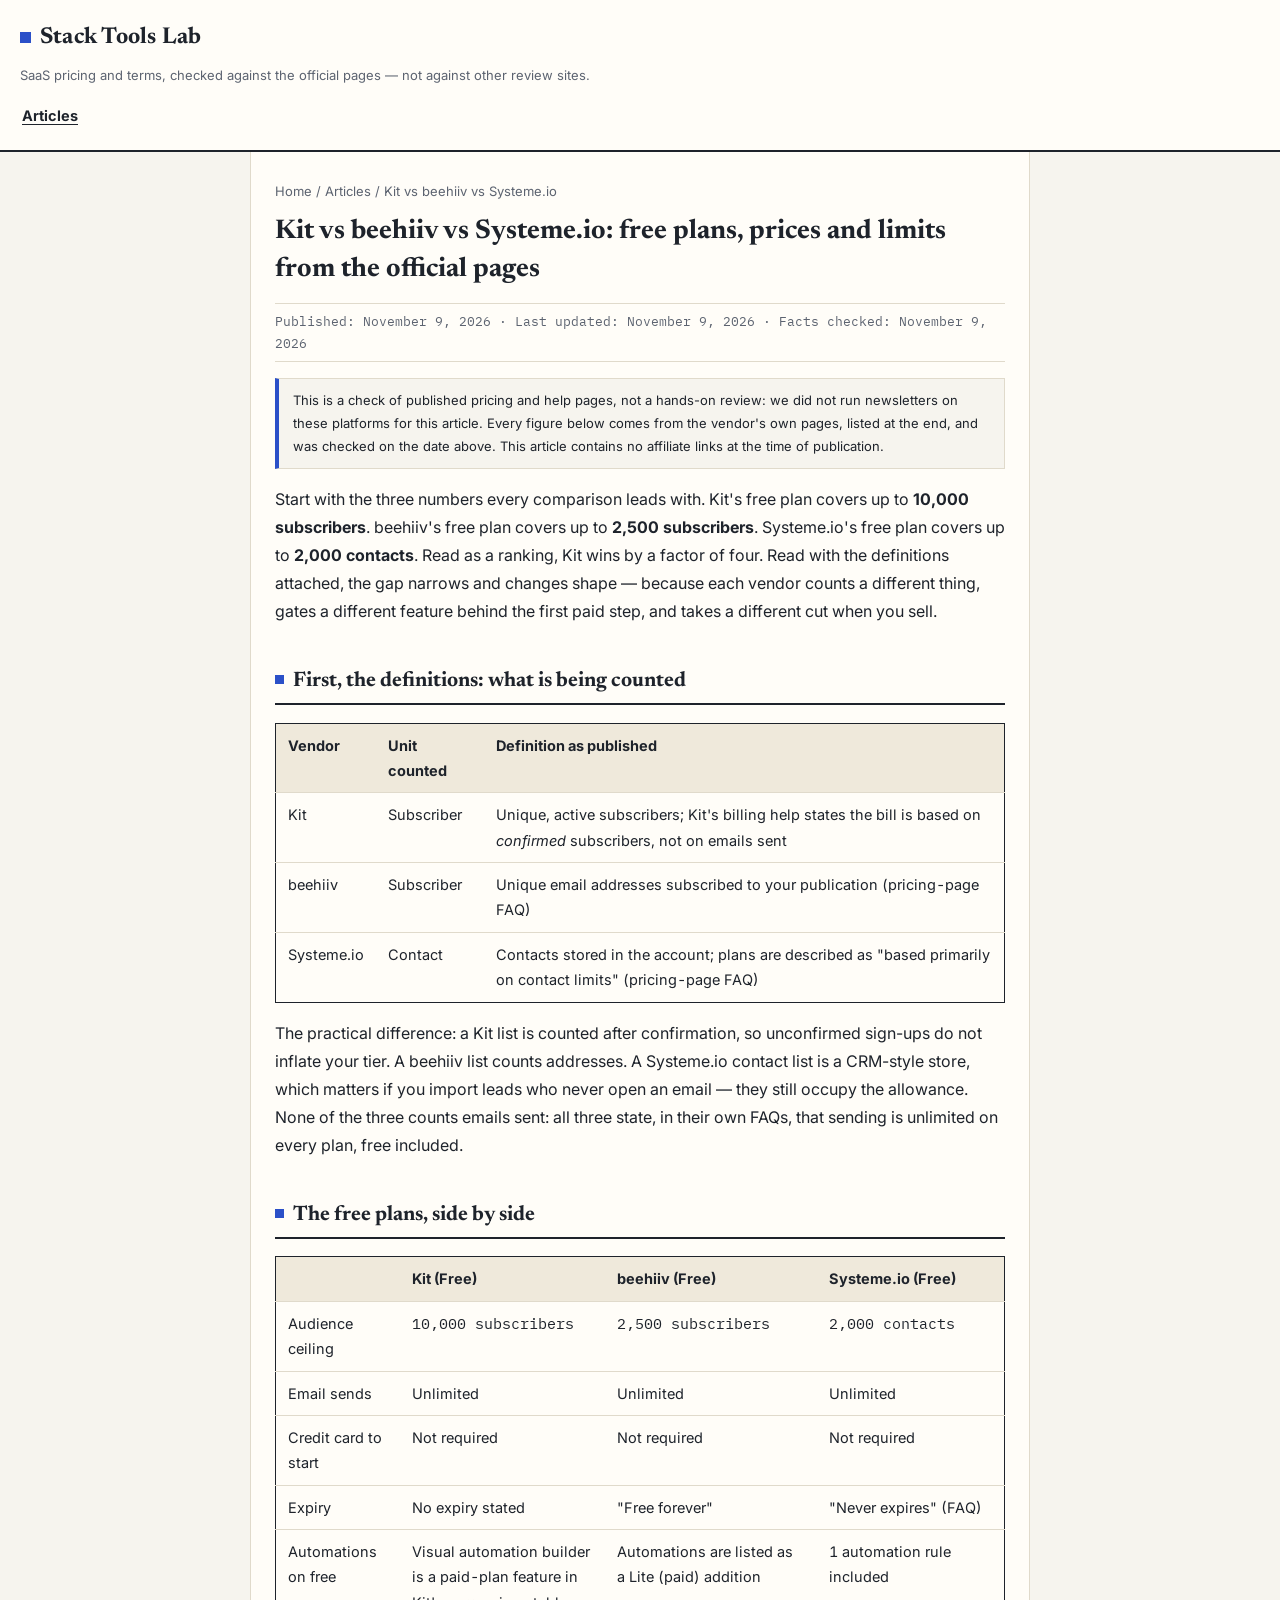
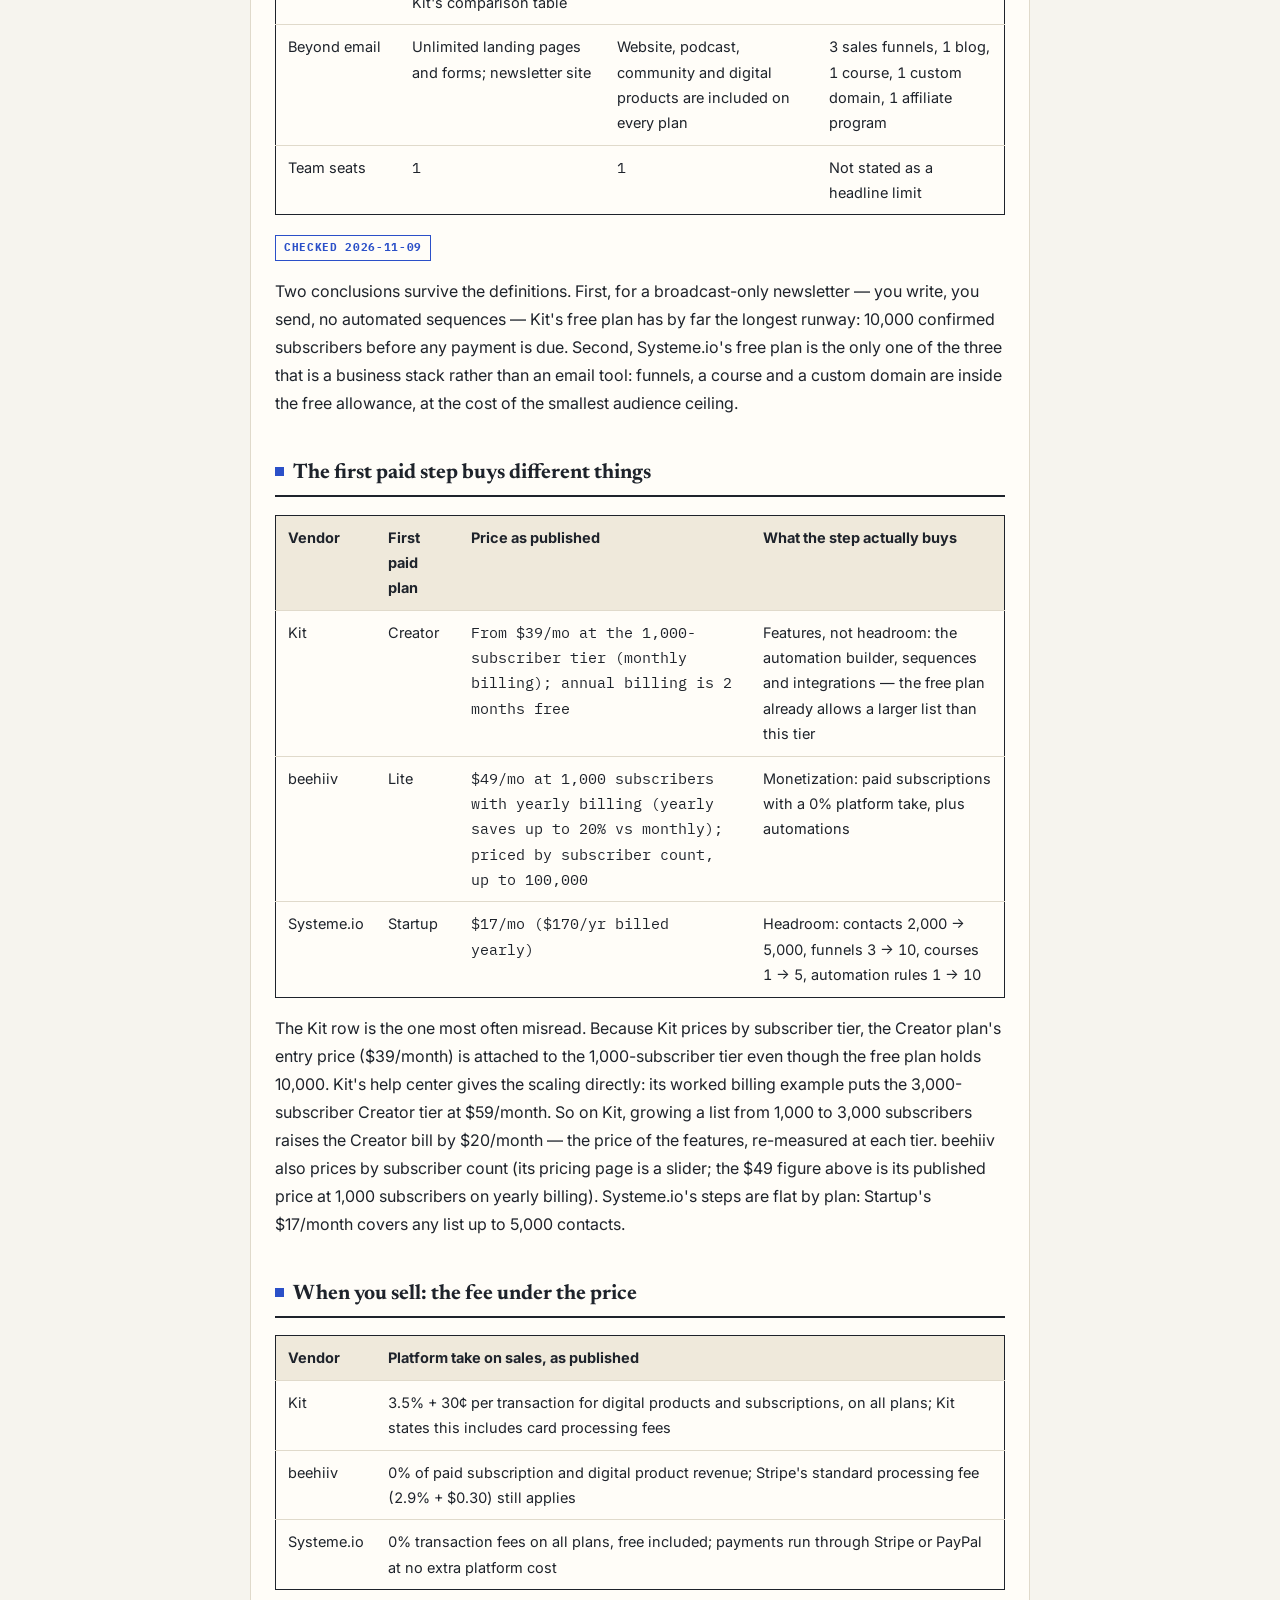
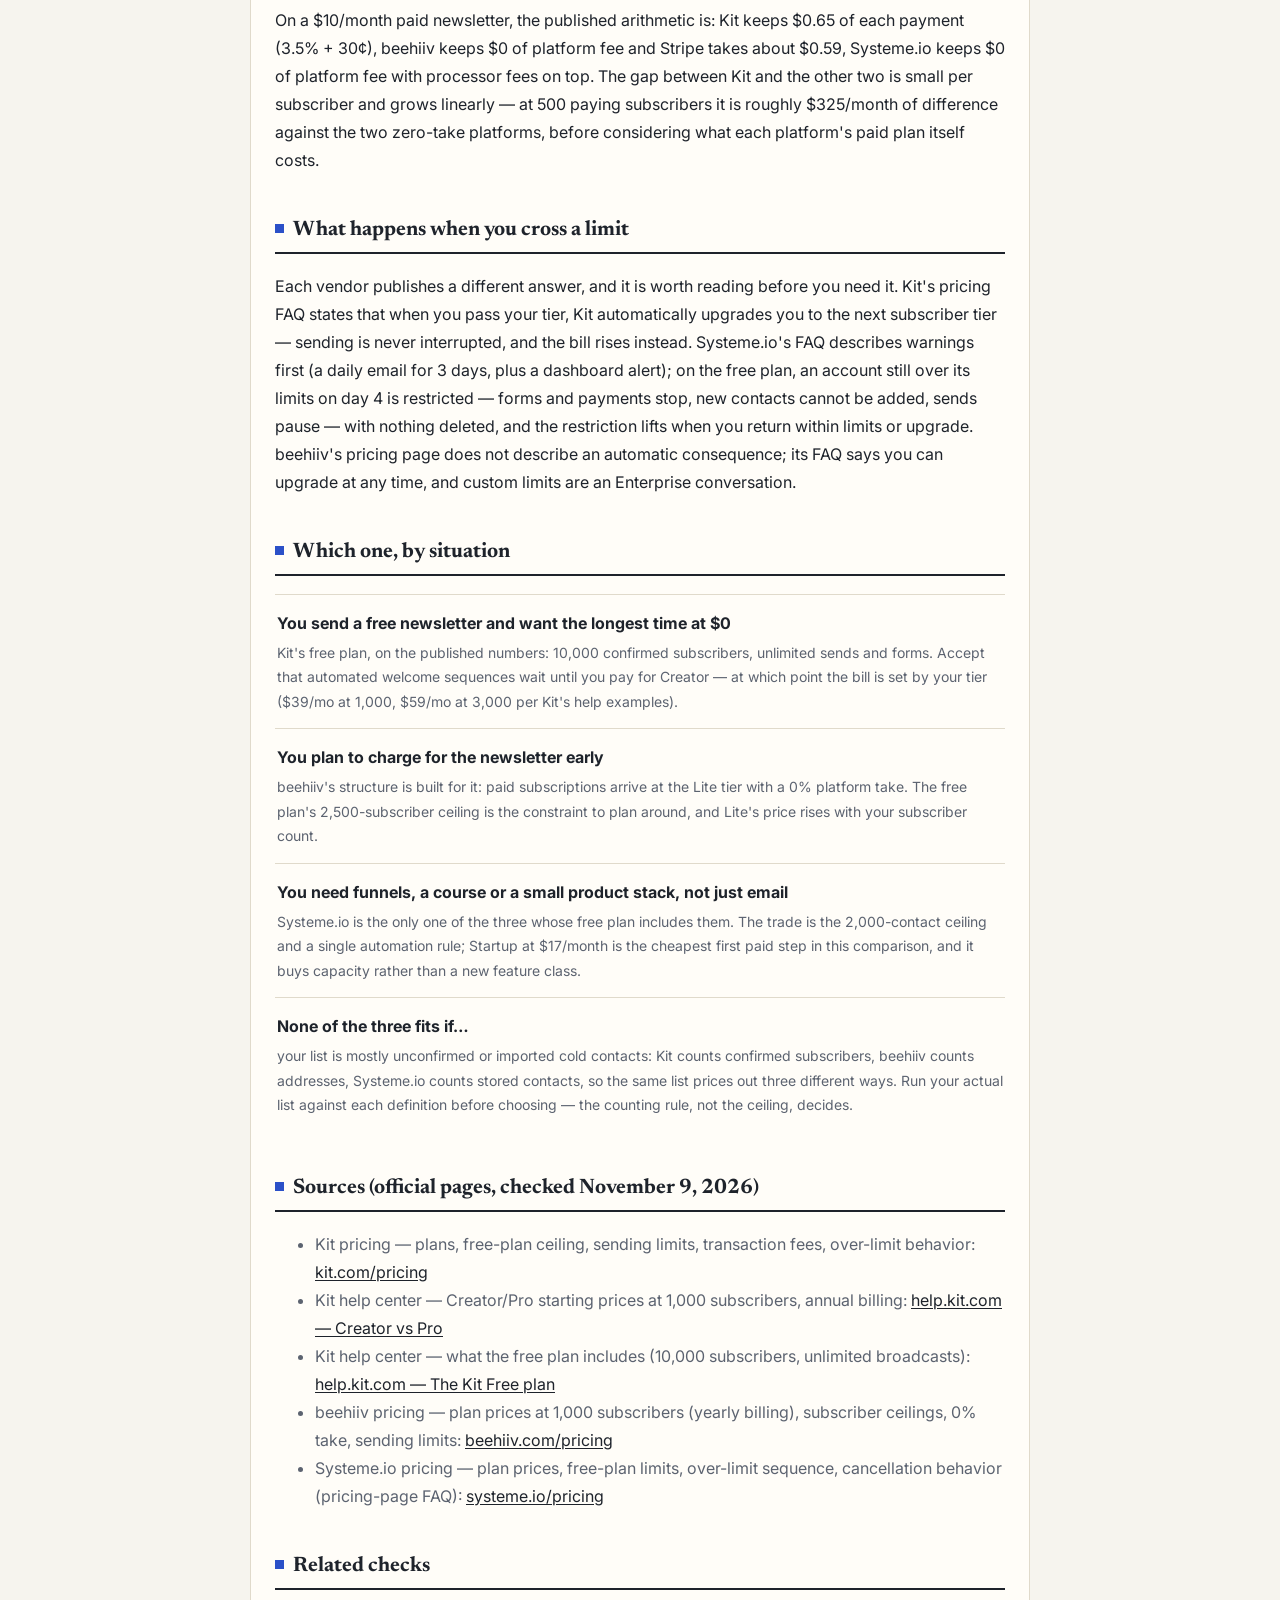
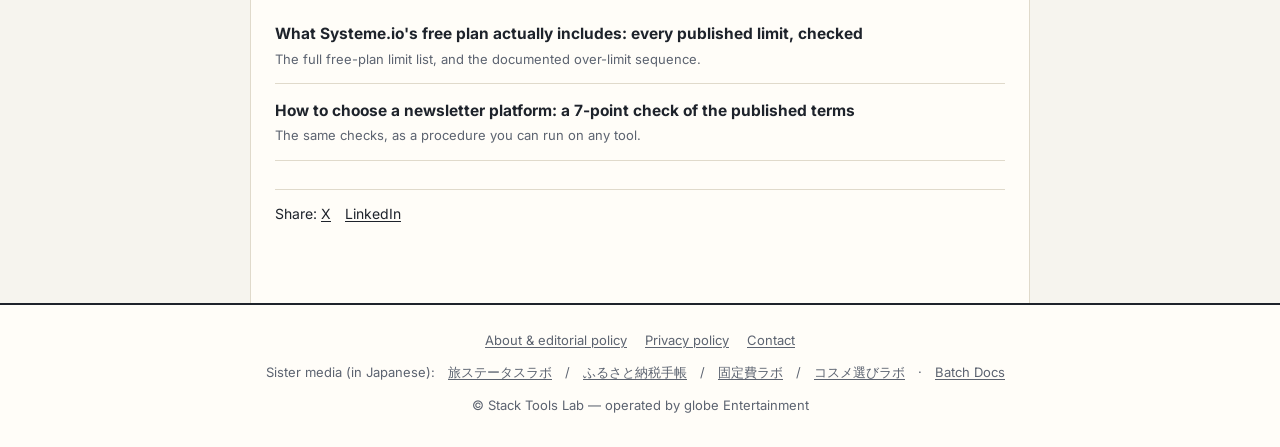
<file: articles/kit-vs-beehiiv-vs-systeme-io.html>
<!DOCTYPE html>
<html lang="en">
<head>
<meta charset="utf-8">
<meta name="viewport" content="width=device-width, initial-scale=1">
<title>Kit vs beehiiv vs Systeme.io: free plans, prices and limits from the official pages — Stack Tools Lab</title>
<meta name="description" content="Kit, beehiiv and Systeme.io compared on their published terms: free-plan ceilings (10,000 / 2,500 / 2,000), what each vendor counts, first paid steps ($39 / $49 / $17), sending limits and selling fees. Checked November 9, 2026.">
<link rel="preconnect" href="https://fonts.googleapis.com">
<link rel="preconnect" href="https://fonts.gstatic.com" crossorigin>
<link href="https://fonts.googleapis.com/css2?family=IBM+Plex+Mono:wght@400;700&family=Inter:wght@400;700&family=Newsreader:opsz,wght@6..72,500;6..72,700&display=swap" rel="stylesheet">
<link rel="stylesheet" href="../style.css">
<meta property="og:title" content="Kit vs beehiiv vs Systeme.io: free plans, prices and limits from the official pages">
<meta property="og:description" content="Three free-plan ceilings that look like a ranking — 10,000, 2,500, 2,000 — until you read what each vendor counts. Prices, tier rules and selling fees, checked on the official pages.">
<meta property="og:type" content="article">
<meta property="og:url" content="https://stacktools.globe-ent.com/articles/kit-vs-beehiiv-vs-systeme-io.html">
<meta property="og:image" content="https://stacktools.globe-ent.com/ogp.png">
<meta name="twitter:card" content="summary_large_image">
<meta name="twitter:image" content="https://stacktools.globe-ent.com/ogp.png">
<link rel="icon" type="image/svg+xml" href="/favicon.svg">
<link rel="alternate" type="application/rss+xml" title="Stack Tools Lab" href="https://stacktools.globe-ent.com/rss.xml">
<script type="application/ld+json">
{
  "@context": "https://schema.org",
  "@graph": [
    {
      "@type": "Article",
      "@id": "https://stacktools.globe-ent.com/articles/kit-vs-beehiiv-vs-systeme-io.html#article",
      "headline": "Kit vs beehiiv vs Systeme.io: free plans, prices and limits from the official pages",
      "description": "Kit, beehiiv and Systeme.io compared on published pricing, free-plan ceilings, counting rules, first paid steps and selling fees.",
      "datePublished": "2026-11-09",
      "dateModified": "2026-11-09",
      "inLanguage": "en",
      "author": { "@type": "Organization", "name": "globe Entertainment" },
      "publisher": { "@id": "https://stacktools.globe-ent.com/#org" },
      "mainEntityOfPage": "https://stacktools.globe-ent.com/articles/kit-vs-beehiiv-vs-systeme-io.html"
    },
    {
      "@type": "BreadcrumbList",
      "itemListElement": [
        { "@type": "ListItem", "position": 1, "name": "Home", "item": "https://stacktools.globe-ent.com/" },
        { "@type": "ListItem", "position": 2, "name": "Articles", "item": "https://stacktools.globe-ent.com/articles.html" },
        { "@type": "ListItem", "position": 3, "name": "Kit vs beehiiv vs Systeme.io" }
      ]
    }
  ]
}
</script>
<link rel="canonical" href="https://stacktools.globe-ent.com/articles/kit-vs-beehiiv-vs-systeme-io.html">
</head>
<body>
<header class="site">
  <div class="name"><a href="../index.html">Stack Tools Lab</a></div>
  <div class="tag">SaaS pricing and terms, checked against the official pages — not against other review sites.</div>
  <nav class="main">
    <a href="../articles.html">Articles</a>
  </nav>
</header>
<main>
  <p class="crumb"><a href="../index.html">Home</a> / <a href="../articles.html">Articles</a> / Kit vs beehiiv vs Systeme.io</p>
  <h1>Kit vs beehiiv vs Systeme.io: free plans, prices and limits from the official pages</h1>
  <p class="dateline">Published: November 9, 2026 · Last updated: November 9, 2026 · Facts checked: November 9, 2026</p>
  <div class="disclosure">This is a check of published pricing and help pages, not a hands-on review: we did not run newsletters on these platforms for this article. Every figure below comes from the vendor's own pages, listed at the end, and was checked on the date above. This article contains no affiliate links at the time of publication.</div>

  <p>Start with the three numbers every comparison leads with. Kit's free plan covers up to <strong>10,000 subscribers</strong>. beehiiv's free plan covers up to <strong>2,500 subscribers</strong>. Systeme.io's free plan covers up to <strong>2,000 contacts</strong>. Read as a ranking, Kit wins by a factor of four. Read with the definitions attached, the gap narrows and changes shape — because each vendor counts a different thing, gates a different feature behind the first paid step, and takes a different cut when you sell.</p>

  <h2>First, the definitions: what is being counted</h2>
  <table class="spec">
    <tr><th>Vendor</th><th>Unit counted</th><th>Definition as published</th></tr>
    <tr><td>Kit</td><td>Subscriber</td><td>Unique, active subscribers; Kit's billing help states the bill is based on <em>confirmed</em> subscribers, not on emails sent</td></tr>
    <tr><td>beehiiv</td><td>Subscriber</td><td>Unique email addresses subscribed to your publication (pricing-page FAQ)</td></tr>
    <tr><td>Systeme.io</td><td>Contact</td><td>Contacts stored in the account; plans are described as "based primarily on contact limits" (pricing-page FAQ)</td></tr>
  </table>
  <p>The practical difference: a Kit list is counted after confirmation, so unconfirmed sign-ups do not inflate your tier. A beehiiv list counts addresses. A Systeme.io contact list is a CRM-style store, which matters if you import leads who never open an email — they still occupy the allowance. None of the three counts emails sent: all three state, in their own FAQs, that sending is unlimited on every plan, free included.</p>

  <h2>The free plans, side by side</h2>
  <table class="spec">
    <tr><th>&nbsp;</th><th>Kit (Free)</th><th>beehiiv (Free)</th><th>Systeme.io (Free)</th></tr>
    <tr><td>Audience ceiling</td><td class="n">10,000 subscribers</td><td class="n">2,500 subscribers</td><td class="n">2,000 contacts</td></tr>
    <tr><td>Email sends</td><td>Unlimited</td><td>Unlimited</td><td>Unlimited</td></tr>
    <tr><td>Credit card to start</td><td>Not required</td><td>Not required</td><td>Not required</td></tr>
    <tr><td>Expiry</td><td>No expiry stated</td><td>"Free forever"</td><td>"Never expires" (FAQ)</td></tr>
    <tr><td>Automations on free</td><td>Visual automation builder is a paid-plan feature in Kit's comparison table</td><td>Automations are listed as a Lite (paid) addition</td><td>1 automation rule included</td></tr>
    <tr><td>Beyond email</td><td>Unlimited landing pages and forms; newsletter site</td><td>Website, podcast, community and digital products are included on every plan</td><td>3 sales funnels, 1 blog, 1 course, 1 custom domain, 1 affiliate program</td></tr>
    <tr><td>Team seats</td><td class="n">1</td><td class="n">1</td><td>Not stated as a headline limit</td></tr>
  </table>
  <p><span class="stamp">CHECKED 2026-11-09</span></p>
  <p>Two conclusions survive the definitions. First, for a broadcast-only newsletter — you write, you send, no automated sequences — Kit's free plan has by far the longest runway: 10,000 confirmed subscribers before any payment is due. Second, Systeme.io's free plan is the only one of the three that is a business stack rather than an email tool: funnels, a course and a custom domain are inside the free allowance, at the cost of the smallest audience ceiling.</p>

  <h2>The first paid step buys different things</h2>
  <table class="spec">
    <tr><th>Vendor</th><th>First paid plan</th><th>Price as published</th><th>What the step actually buys</th></tr>
    <tr><td>Kit</td><td>Creator</td><td class="n">From $39/mo at the 1,000-subscriber tier (monthly billing); annual billing is 2 months free</td><td>Features, not headroom: the automation builder, sequences and integrations — the free plan already allows a larger list than this tier</td></tr>
    <tr><td>beehiiv</td><td>Lite</td><td class="n">$49/mo at 1,000 subscribers with yearly billing (yearly saves up to 20% vs monthly); priced by subscriber count, up to 100,000</td><td>Monetization: paid subscriptions with a 0% platform take, plus automations</td></tr>
    <tr><td>Systeme.io</td><td>Startup</td><td class="n">$17/mo ($170/yr billed yearly)</td><td>Headroom: contacts 2,000 → 5,000, funnels 3 → 10, courses 1 → 5, automation rules 1 → 10</td></tr>
  </table>
  <p>The Kit row is the one most often misread. Because Kit prices by subscriber tier, the Creator plan's entry price ($39/month) is attached to the 1,000-subscriber tier even though the free plan holds 10,000. Kit's help center gives the scaling directly: its worked billing example puts the 3,000-subscriber Creator tier at $59/month. So on Kit, growing a list from 1,000 to 3,000 subscribers raises the Creator bill by $20/month — the price of the features, re-measured at each tier. beehiiv also prices by subscriber count (its pricing page is a slider; the $49 figure above is its published price at 1,000 subscribers on yearly billing). Systeme.io's steps are flat by plan: Startup's $17/month covers any list up to 5,000 contacts.</p>
  <!-- AFFILIATE SLOT: Kit (PartnerStack) — insert affiliate link here after program approval. -->
  <!-- AFFILIATE SLOT: beehiiv (partner program) — insert affiliate link here after program approval. -->
  <!-- AFFILIATE SLOT: Systeme.io (own affiliate program) — insert affiliate link here after program approval. -->

  <h2>When you sell: the fee under the price</h2>
  <table class="spec">
    <tr><th>Vendor</th><th>Platform take on sales, as published</th></tr>
    <tr><td>Kit</td><td>3.5% + 30¢ per transaction for digital products and subscriptions, on all plans; Kit states this includes card processing fees</td></tr>
    <tr><td>beehiiv</td><td>0% of paid subscription and digital product revenue; Stripe's standard processing fee (2.9% + $0.30) still applies</td></tr>
    <tr><td>Systeme.io</td><td>0% transaction fees on all plans, free included; payments run through Stripe or PayPal at no extra platform cost</td></tr>
  </table>
  <p>On a $10/month paid newsletter, the published arithmetic is: Kit keeps $0.65 of each payment (3.5% + 30¢), beehiiv keeps $0 of platform fee and Stripe takes about $0.59, Systeme.io keeps $0 of platform fee with processor fees on top. The gap between Kit and the other two is small per subscriber and grows linearly — at 500 paying subscribers it is roughly $325/month of difference against the two zero-take platforms, before considering what each platform's paid plan itself costs.</p>

  <h2>What happens when you cross a limit</h2>
  <p>Each vendor publishes a different answer, and it is worth reading before you need it. Kit's pricing FAQ states that when you pass your tier, Kit automatically upgrades you to the next subscriber tier — sending is never interrupted, and the bill rises instead. Systeme.io's FAQ describes warnings first (a daily email for 3 days, plus a dashboard alert); on the free plan, an account still over its limits on day 4 is restricted — forms and payments stop, new contacts cannot be added, sends pause — with nothing deleted, and the restriction lifts when you return within limits or upgrade. beehiiv's pricing page does not describe an automatic consequence; its FAQ says you can upgrade at any time, and custom limits are an Enterprise conversation.</p>

  <h2>Which one, by situation</h2>
  <div class="card"><span class="t">You send a free newsletter and want the longest time at $0</span><span class="d">Kit's free plan, on the published numbers: 10,000 confirmed subscribers, unlimited sends and forms. Accept that automated welcome sequences wait until you pay for Creator — at which point the bill is set by your tier ($39/mo at 1,000, $59/mo at 3,000 per Kit's help examples).</span></div>
  <div class="card"><span class="t">You plan to charge for the newsletter early</span><span class="d">beehiiv's structure is built for it: paid subscriptions arrive at the Lite tier with a 0% platform take. The free plan's 2,500-subscriber ceiling is the constraint to plan around, and Lite's price rises with your subscriber count.</span></div>
  <div class="card"><span class="t">You need funnels, a course or a small product stack, not just email</span><span class="d">Systeme.io is the only one of the three whose free plan includes them. The trade is the 2,000-contact ceiling and a single automation rule; Startup at $17/month is the cheapest first paid step in this comparison, and it buys capacity rather than a new feature class.</span></div>
  <div class="card"><span class="t">None of the three fits if…</span><span class="d">your list is mostly unconfirmed or imported cold contacts: Kit counts confirmed subscribers, beehiiv counts addresses, Systeme.io counts stored contacts, so the same list prices out three different ways. Run your actual list against each definition before choosing — the counting rule, not the ceiling, decides.</span></div>

  <h2>Sources (official pages, checked November 9, 2026)</h2>
  <ul class="src">
    <li>Kit pricing — plans, free-plan ceiling, sending limits, transaction fees, over-limit behavior: <a href="https://kit.com/pricing">kit.com/pricing</a></li>
    <li>Kit help center — Creator/Pro starting prices at 1,000 subscribers, annual billing: <a href="https://help.kit.com/en/articles/4494683-creator-vs-pro-choose-the-right-plan">help.kit.com — Creator vs Pro</a></li>
    <li>Kit help center — what the free plan includes (10,000 subscribers, unlimited broadcasts): <a href="https://help.kit.com/en/articles/16627071-the-kit-free-plan">help.kit.com — The Kit Free plan</a></li>
    <li>beehiiv pricing — plan prices at 1,000 subscribers (yearly billing), subscriber ceilings, 0% take, sending limits: <a href="https://www.beehiiv.com/pricing">beehiiv.com/pricing</a></li>
    <li>Systeme.io pricing — plan prices, free-plan limits, over-limit sequence, cancellation behavior (pricing-page FAQ): <a href="https://systeme.io/pricing">systeme.io/pricing</a></li>
  </ul>

  <h2>Related checks</h2>
  <a class="thumbrow" href="systeme-io-free-plan.html"><span><span class="t">What Systeme.io's free plan actually includes: every published limit, checked</span><span class="d">The full free-plan limit list, and the documented over-limit sequence.</span></span></a>
  <a class="thumbrow" href="how-to-choose-a-newsletter-platform.html"><span><span class="t">How to choose a newsletter platform: a 7-point check of the published terms</span><span class="d">The same checks, as a procedure you can run on any tool.</span></span></a>

  <div class="share">Share: <a href="https://twitter.com/intent/tweet?url=https%3A%2F%2Fstacktools.globe-ent.com%2Farticles%2Fkit-vs-beehiiv-vs-systeme-io.html">X</a><a href="https://www.linkedin.com/sharing/share-offsite/?url=https%3A%2F%2Fstacktools.globe-ent.com%2Farticles%2Fkit-vs-beehiiv-vs-systeme-io.html">LinkedIn</a></div>
</main>
<footer class="site">
  <a href="../about.html">About &amp; editorial policy</a><a href="../privacy.html">Privacy policy</a><a href="../contact.html">Contact</a>
  <div class="sister">Sister media (in Japanese): <a href="https://travel.globe-ent.com/">旅ステータスラボ</a> / <a href="https://furusato.globe-ent.com/">ふるさと納税手帳</a> / <a href="https://koteihi.globe-ent.com/">固定費ラボ</a> / <a href="https://cosme-erabi.globe-ent.com/">コスメ選びラボ</a> · <a href="https://batchdocs.globe-ent.com/">Batch Docs</a></div>
  <div>© Stack Tools Lab — operated by globe Entertainment</div>
</footer>
</body>
</html>
</file>
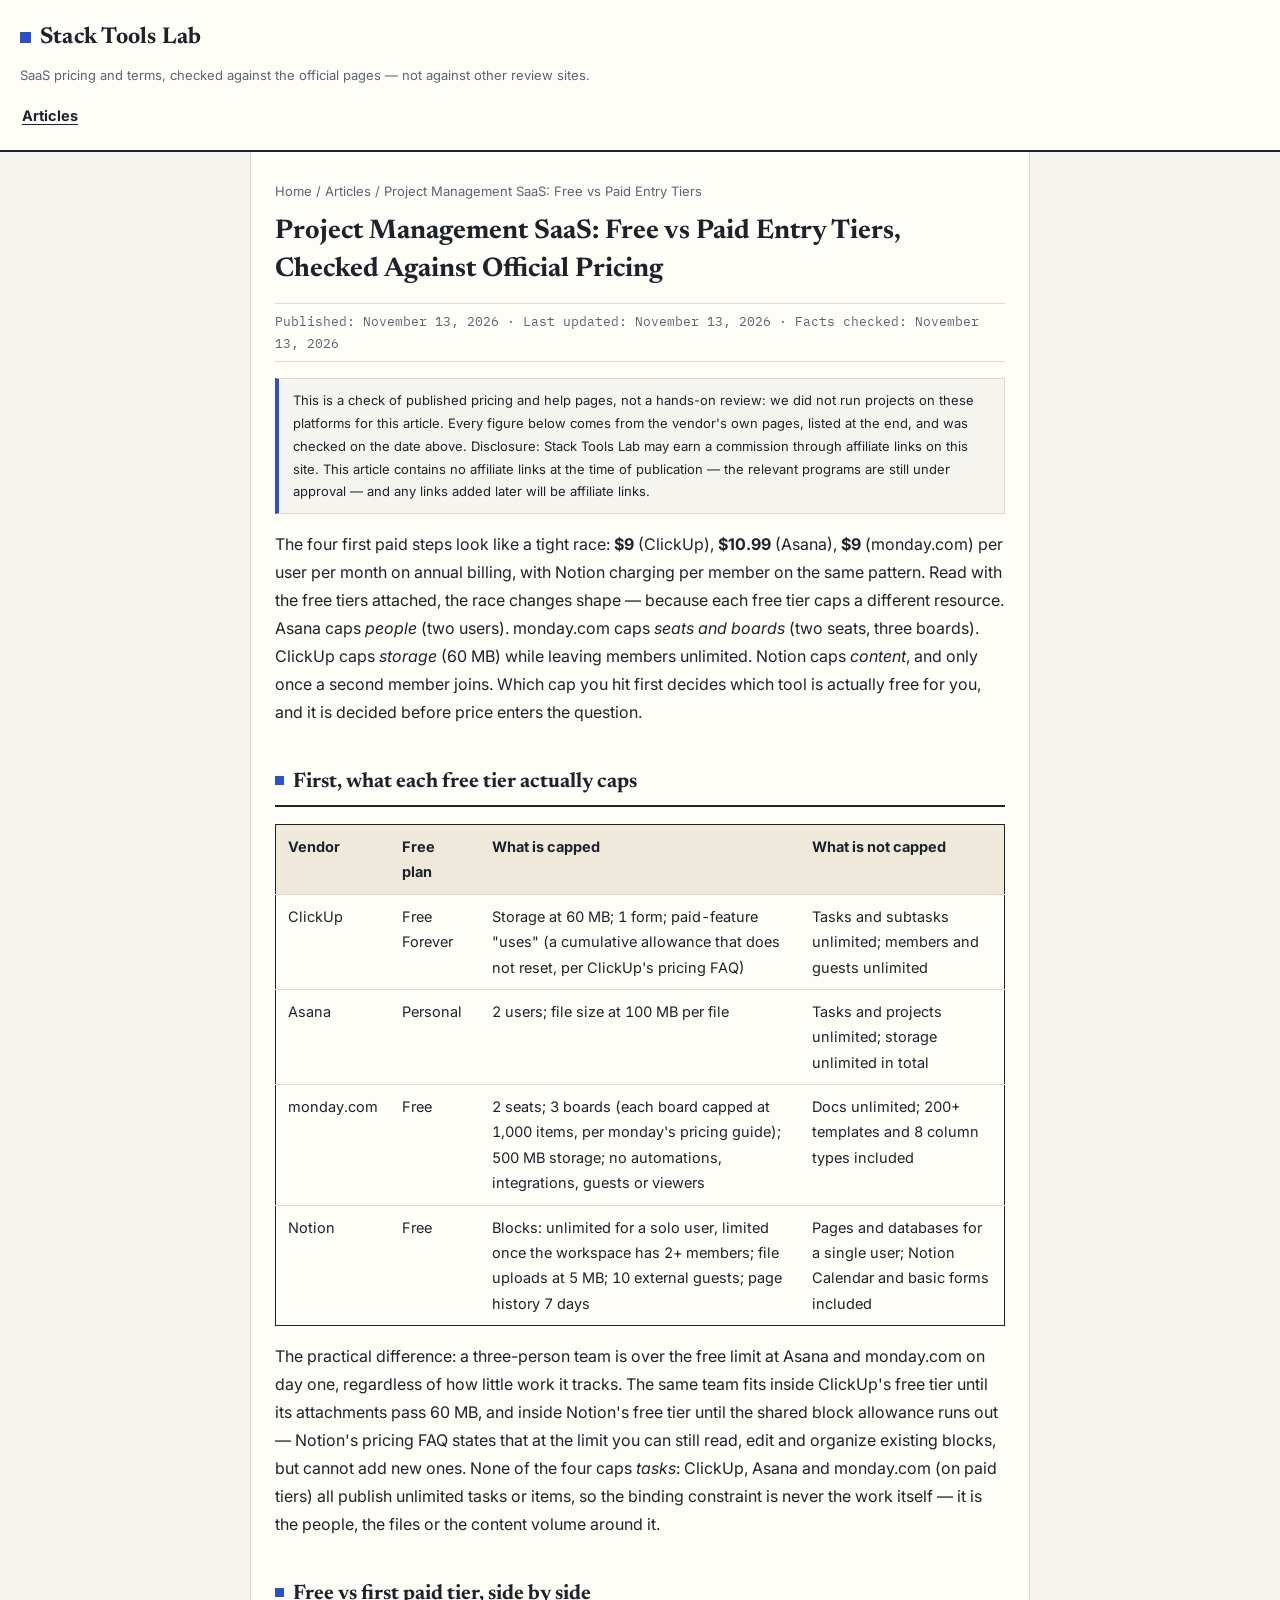
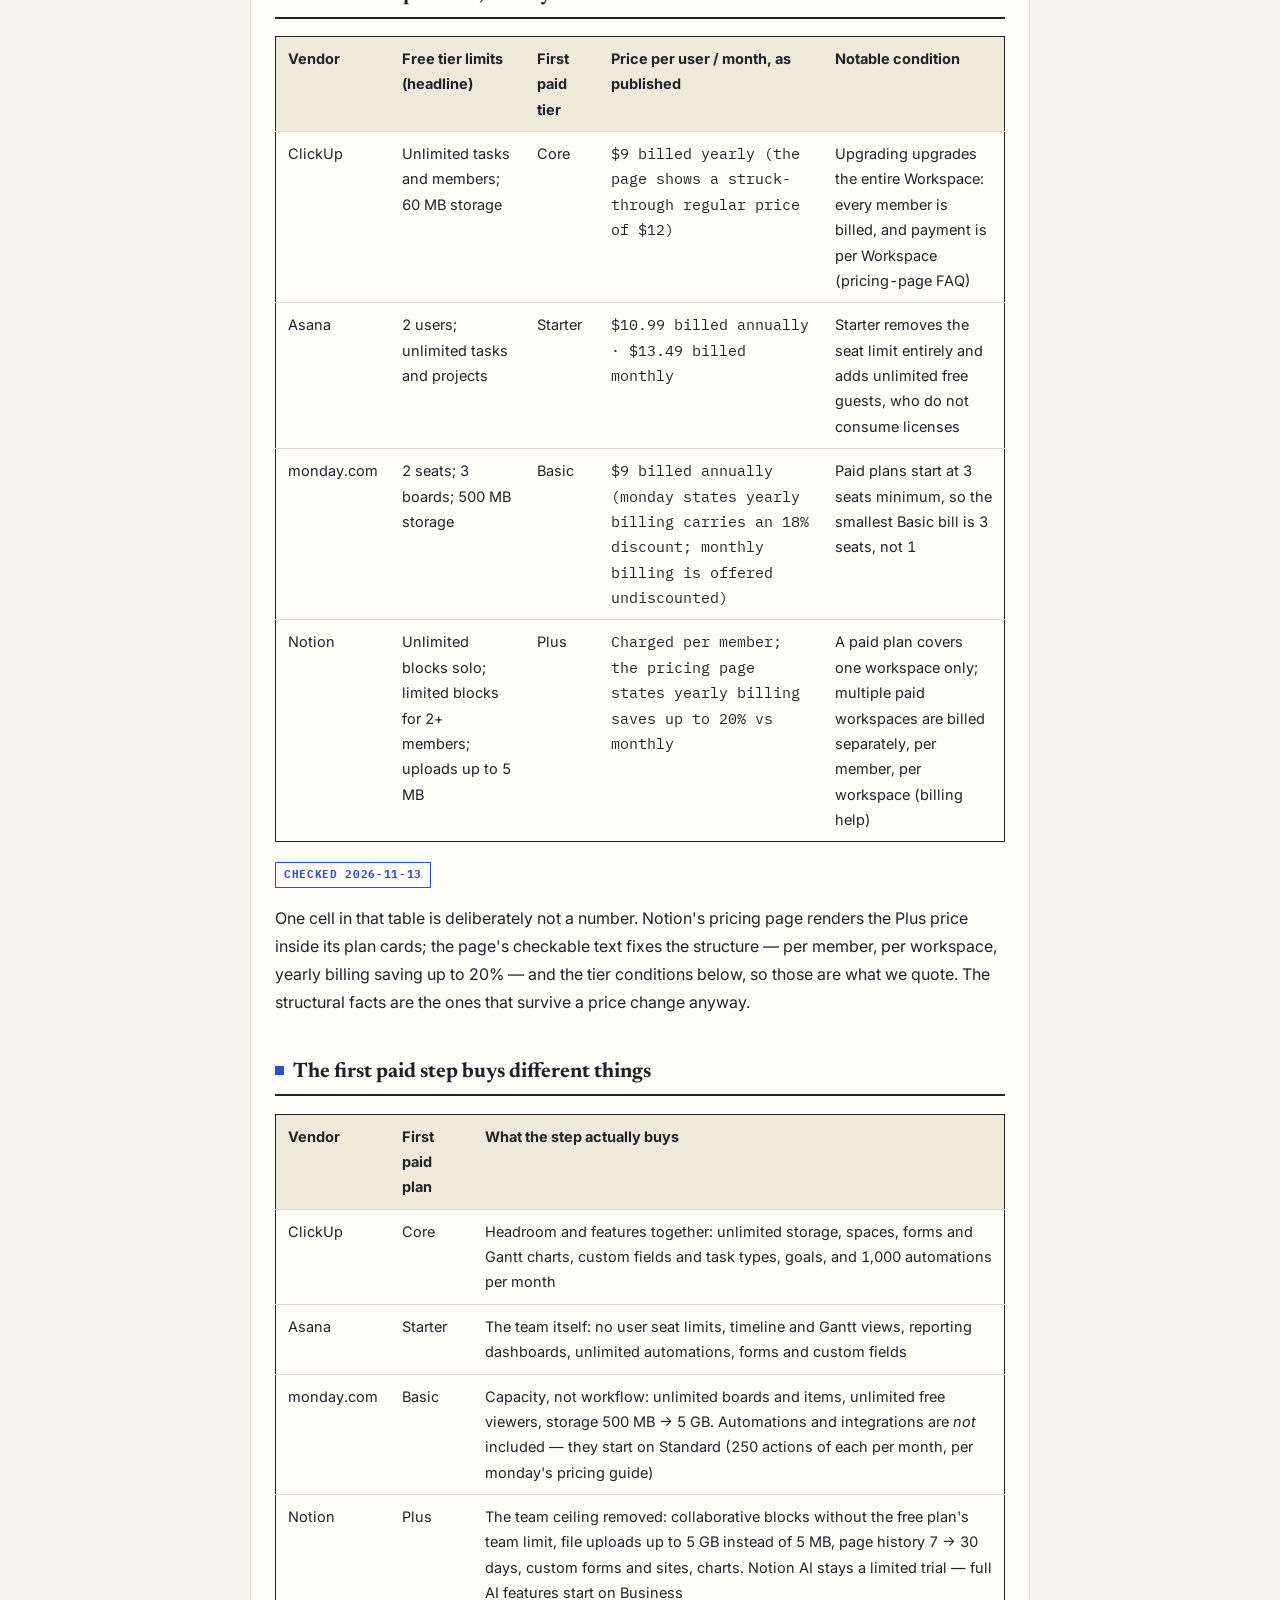
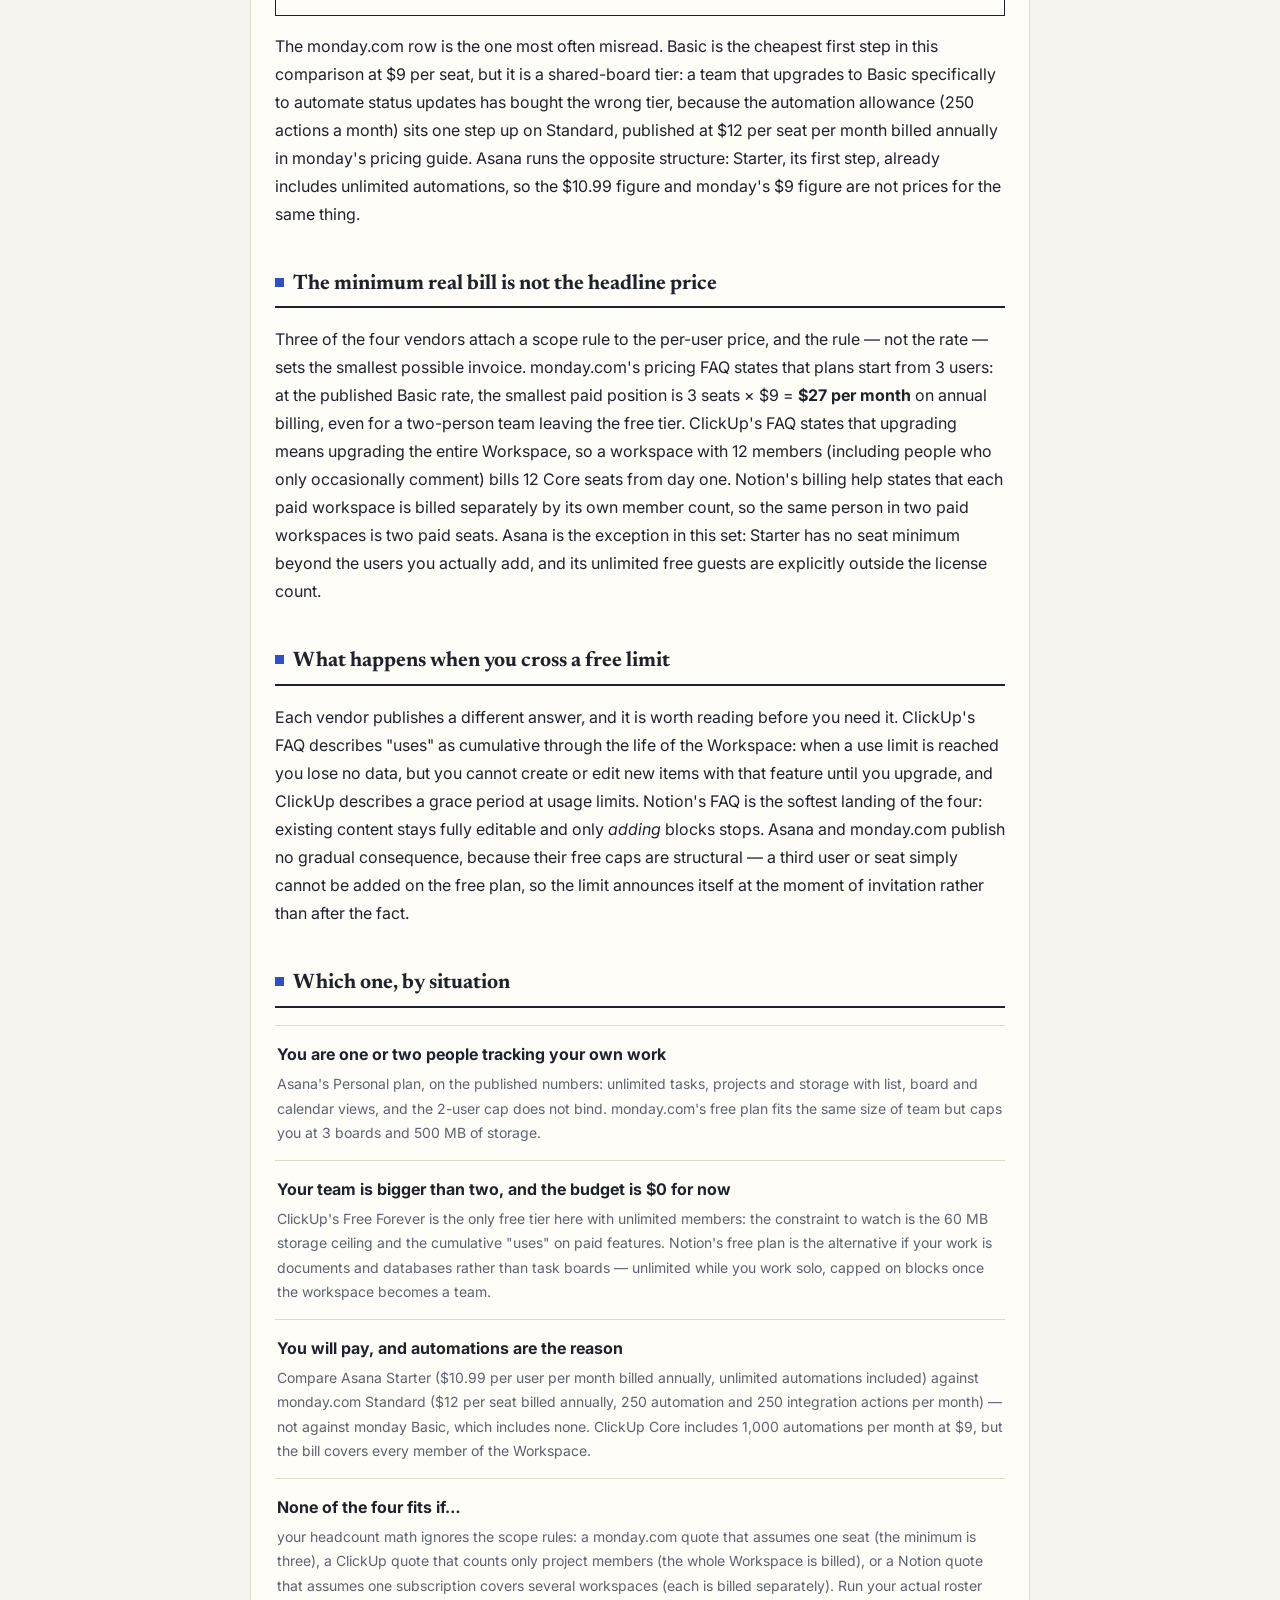
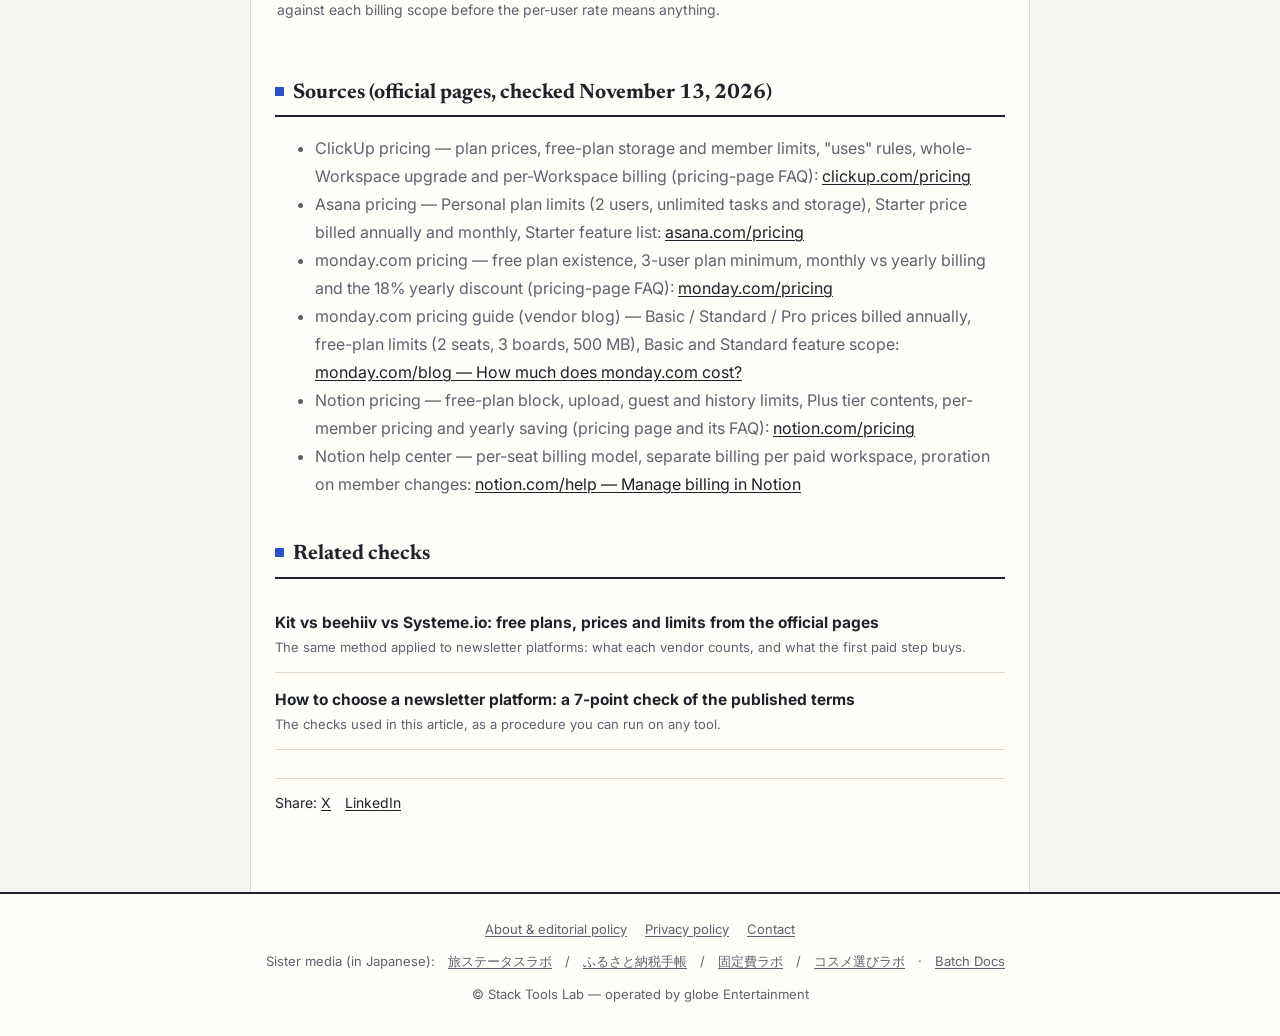
<file: articles/project-management-pricing.html>
<!DOCTYPE html>
<html lang="en">
<head>
<meta charset="utf-8">
<meta name="viewport" content="width=device-width, initial-scale=1">
<title>Project Management SaaS: Free vs Paid Entry Tiers, Checked Against Official Pricing — Stack Tools Lab</title>
<meta name="description" content="ClickUp, Asana, monday.com and Notion compared on their published terms: what each free tier actually caps (2 users, 2 seats, 60 MB of storage, a team block limit), the first paid step ($9 / $10.99 / $9 per user, per month), seat minimums and whole-workspace billing. Checked November 13, 2026.">
<link rel="preconnect" href="https://fonts.googleapis.com">
<link rel="preconnect" href="https://fonts.gstatic.com" crossorigin>
<link href="https://fonts.googleapis.com/css2?family=IBM+Plex+Mono:wght@400;700&family=Inter:wght@400;700&family=Newsreader:opsz,wght@6..72,500;6..72,700&display=swap" rel="stylesheet">
<link rel="stylesheet" href="../style.css">
<meta property="og:title" content="Project Management SaaS: Free vs Paid Entry Tiers, Checked Against Official Pricing">
<meta property="og:description" content="Four free tiers that cap four different things — people, seats, storage, content blocks — and four first paid steps that buy four different things. Prices and tier rules, checked on the official pages.">
<meta property="og:type" content="article">
<meta property="og:url" content="https://stacktools.globe-ent.com/articles/project-management-pricing.html">
<meta property="og:image" content="https://stacktools.globe-ent.com/ogp.png">
<meta name="twitter:card" content="summary_large_image">
<meta name="twitter:image" content="https://stacktools.globe-ent.com/ogp.png">
<link rel="icon" type="image/svg+xml" href="/favicon.svg">
<link rel="alternate" type="application/rss+xml" title="Stack Tools Lab" href="https://stacktools.globe-ent.com/rss.xml">
<script type="application/ld+json">
{
  "@context": "https://schema.org",
  "@graph": [
    {
      "@type": "Article",
      "@id": "https://stacktools.globe-ent.com/articles/project-management-pricing.html#article",
      "headline": "Project Management SaaS: Free vs Paid Entry Tiers, Checked Against Official Pricing",
      "description": "ClickUp, Asana, monday.com and Notion compared on published pricing: free-tier limits, first paid tier prices per user per month, seat minimums and billing scope.",
      "datePublished": "2026-11-13",
      "dateModified": "2026-11-13",
      "inLanguage": "en",
      "author": { "@type": "Organization", "name": "globe Entertainment" },
      "publisher": { "@id": "https://stacktools.globe-ent.com/#org" },
      "mainEntityOfPage": "https://stacktools.globe-ent.com/articles/project-management-pricing.html"
    },
    {
      "@type": "BreadcrumbList",
      "itemListElement": [
        { "@type": "ListItem", "position": 1, "name": "Home", "item": "https://stacktools.globe-ent.com/" },
        { "@type": "ListItem", "position": 2, "name": "Articles", "item": "https://stacktools.globe-ent.com/articles.html" },
        { "@type": "ListItem", "position": 3, "name": "Project Management SaaS: Free vs Paid Entry Tiers" }
      ]
    }
  ]
}
</script>
<link rel="canonical" href="https://stacktools.globe-ent.com/articles/project-management-pricing.html">
</head>
<body>
<header class="site">
  <div class="name"><a href="../index.html">Stack Tools Lab</a></div>
  <div class="tag">SaaS pricing and terms, checked against the official pages — not against other review sites.</div>
  <nav class="main">
    <a href="../articles.html">Articles</a>
  </nav>
</header>
<main>
  <p class="crumb"><a href="../index.html">Home</a> / <a href="../articles.html">Articles</a> / Project Management SaaS: Free vs Paid Entry Tiers</p>
  <h1>Project Management SaaS: Free vs Paid Entry Tiers, Checked Against Official Pricing</h1>
  <p class="dateline">Published: November 13, 2026 · Last updated: November 13, 2026 · Facts checked: November 13, 2026</p>
  <div class="disclosure">This is a check of published pricing and help pages, not a hands-on review: we did not run projects on these platforms for this article. Every figure below comes from the vendor's own pages, listed at the end, and was checked on the date above. Disclosure: Stack Tools Lab may earn a commission through affiliate links on this site. This article contains no affiliate links at the time of publication — the relevant programs are still under approval — and any links added later will be affiliate links.</div>

  <p>The four first paid steps look like a tight race: <strong>$9</strong> (ClickUp), <strong>$10.99</strong> (Asana), <strong>$9</strong> (monday.com) per user per month on annual billing, with Notion charging per member on the same pattern. Read with the free tiers attached, the race changes shape — because each free tier caps a different resource. Asana caps <em>people</em> (two users). monday.com caps <em>seats and boards</em> (two seats, three boards). ClickUp caps <em>storage</em> (60 MB) while leaving members unlimited. Notion caps <em>content</em>, and only once a second member joins. Which cap you hit first decides which tool is actually free for you, and it is decided before price enters the question.</p>

  <h2>First, what each free tier actually caps</h2>
  <table class="spec">
    <tr><th>Vendor</th><th>Free plan</th><th>What is capped</th><th>What is not capped</th></tr>
    <tr><td>ClickUp</td><td>Free Forever</td><td>Storage at 60 MB; 1 form; paid-feature "uses" (a cumulative allowance that does not reset, per ClickUp's pricing FAQ)</td><td>Tasks and subtasks unlimited; members and guests unlimited</td></tr>
    <tr><td>Asana</td><td>Personal</td><td>2 users; file size at 100 MB per file</td><td>Tasks and projects unlimited; storage unlimited in total</td></tr>
    <tr><td>monday.com</td><td>Free</td><td>2 seats; 3 boards (each board capped at 1,000 items, per monday's pricing guide); 500 MB storage; no automations, integrations, guests or viewers</td><td>Docs unlimited; 200+ templates and 8 column types included</td></tr>
    <tr><td>Notion</td><td>Free</td><td>Blocks: unlimited for a solo user, limited once the workspace has 2+ members; file uploads at 5 MB; 10 external guests; page history 7 days</td><td>Pages and databases for a single user; Notion Calendar and basic forms included</td></tr>
  </table>
  <p>The practical difference: a three-person team is over the free limit at Asana and monday.com on day one, regardless of how little work it tracks. The same team fits inside ClickUp's free tier until its attachments pass 60 MB, and inside Notion's free tier until the shared block allowance runs out — Notion's pricing FAQ states that at the limit you can still read, edit and organize existing blocks, but cannot add new ones. None of the four caps <em>tasks</em>: ClickUp, Asana and monday.com (on paid tiers) all publish unlimited tasks or items, so the binding constraint is never the work itself — it is the people, the files or the content volume around it.</p>

  <h2>Free vs first paid tier, side by side</h2>
  <table class="spec">
    <tr><th>Vendor</th><th>Free tier limits (headline)</th><th>First paid tier</th><th>Price per user / month, as published</th><th>Notable condition</th></tr>
    <tr><td>ClickUp</td><td>Unlimited tasks and members; 60 MB storage</td><td>Core</td><td class="n">$9 billed yearly (the page shows a struck-through regular price of $12)</td><td>Upgrading upgrades the entire Workspace: every member is billed, and payment is per Workspace (pricing-page FAQ)</td></tr>
    <tr><td>Asana</td><td>2 users; unlimited tasks and projects</td><td>Starter</td><td class="n">$10.99 billed annually · $13.49 billed monthly</td><td>Starter removes the seat limit entirely and adds unlimited free guests, who do not consume licenses</td></tr>
    <tr><td>monday.com</td><td>2 seats; 3 boards; 500 MB storage</td><td>Basic</td><td class="n">$9 billed annually (monday states yearly billing carries an 18% discount; monthly billing is offered undiscounted)</td><td>Paid plans start at 3 seats minimum, so the smallest Basic bill is 3 seats, not 1</td></tr>
    <tr><td>Notion</td><td>Unlimited blocks solo; limited blocks for 2+ members; uploads up to 5 MB</td><td>Plus</td><td class="n">Charged per member; the pricing page states yearly billing saves up to 20% vs monthly</td><td>A paid plan covers one workspace only; multiple paid workspaces are billed separately, per member, per workspace (billing help)</td></tr>
  </table>
  <p><span class="stamp">CHECKED 2026-11-13</span></p>
  <p>One cell in that table is deliberately not a number. Notion's pricing page renders the Plus price inside its plan cards; the page's checkable text fixes the structure — per member, per workspace, yearly billing saving up to 20% — and the tier conditions below, so those are what we quote. The structural facts are the ones that survive a price change anyway.</p>

  <h2>The first paid step buys different things</h2>
  <table class="spec">
    <tr><th>Vendor</th><th>First paid plan</th><th>What the step actually buys</th></tr>
    <tr><td>ClickUp</td><td>Core</td><td>Headroom and features together: unlimited storage, spaces, forms and Gantt charts, custom fields and task types, goals, and 1,000 automations per month</td></tr>
    <tr><td>Asana</td><td>Starter</td><td>The team itself: no user seat limits, timeline and Gantt views, reporting dashboards, unlimited automations, forms and custom fields</td></tr>
    <tr><td>monday.com</td><td>Basic</td><td>Capacity, not workflow: unlimited boards and items, unlimited free viewers, storage 500 MB → 5 GB. Automations and integrations are <em>not</em> included — they start on Standard (250 actions of each per month, per monday's pricing guide)</td></tr>
    <tr><td>Notion</td><td>Plus</td><td>The team ceiling removed: collaborative blocks without the free plan's team limit, file uploads up to 5 GB instead of 5 MB, page history 7 → 30 days, custom forms and sites, charts. Notion AI stays a limited trial — full AI features start on Business</td></tr>
  </table>
  <p>The monday.com row is the one most often misread. Basic is the cheapest first step in this comparison at $9 per seat, but it is a shared-board tier: a team that upgrades to Basic specifically to automate status updates has bought the wrong tier, because the automation allowance (250 actions a month) sits one step up on Standard, published at $12 per seat per month billed annually in monday's pricing guide. Asana runs the opposite structure: Starter, its first step, already includes unlimited automations, so the $10.99 figure and monday's $9 figure are not prices for the same thing.</p>
  <!-- AFFILIATE SLOT: ClickUp (PartnerStack) — insert affiliate link here after program approval. -->
  <!-- AFFILIATE SLOT: Asana (partner program) — insert affiliate link here after program approval. -->
  <!-- AFFILIATE SLOT: monday.com (partner program) — insert affiliate link here after program approval. -->
  <!-- AFFILIATE SLOT: Notion (partner program) — insert affiliate link here after program approval. -->

  <h2>The minimum real bill is not the headline price</h2>
  <p>Three of the four vendors attach a scope rule to the per-user price, and the rule — not the rate — sets the smallest possible invoice. monday.com's pricing FAQ states that plans start from 3 users: at the published Basic rate, the smallest paid position is 3 seats × $9 = <strong>$27 per month</strong> on annual billing, even for a two-person team leaving the free tier. ClickUp's FAQ states that upgrading means upgrading the entire Workspace, so a workspace with 12 members (including people who only occasionally comment) bills 12 Core seats from day one. Notion's billing help states that each paid workspace is billed separately by its own member count, so the same person in two paid workspaces is two paid seats. Asana is the exception in this set: Starter has no seat minimum beyond the users you actually add, and its unlimited free guests are explicitly outside the license count.</p>

  <h2>What happens when you cross a free limit</h2>
  <p>Each vendor publishes a different answer, and it is worth reading before you need it. ClickUp's FAQ describes "uses" as cumulative through the life of the Workspace: when a use limit is reached you lose no data, but you cannot create or edit new items with that feature until you upgrade, and ClickUp describes a grace period at usage limits. Notion's FAQ is the softest landing of the four: existing content stays fully editable and only <em>adding</em> blocks stops. Asana and monday.com publish no gradual consequence, because their free caps are structural — a third user or seat simply cannot be added on the free plan, so the limit announces itself at the moment of invitation rather than after the fact.</p>

  <h2>Which one, by situation</h2>
  <div class="card"><span class="t">You are one or two people tracking your own work</span><span class="d">Asana's Personal plan, on the published numbers: unlimited tasks, projects and storage with list, board and calendar views, and the 2-user cap does not bind. monday.com's free plan fits the same size of team but caps you at 3 boards and 500 MB of storage.</span></div>
  <div class="card"><span class="t">Your team is bigger than two, and the budget is $0 for now</span><span class="d">ClickUp's Free Forever is the only free tier here with unlimited members: the constraint to watch is the 60 MB storage ceiling and the cumulative "uses" on paid features. Notion's free plan is the alternative if your work is documents and databases rather than task boards — unlimited while you work solo, capped on blocks once the workspace becomes a team.</span></div>
  <div class="card"><span class="t">You will pay, and automations are the reason</span><span class="d">Compare Asana Starter ($10.99 per user per month billed annually, unlimited automations included) against monday.com Standard ($12 per seat billed annually, 250 automation and 250 integration actions per month) — not against monday Basic, which includes none. ClickUp Core includes 1,000 automations per month at $9, but the bill covers every member of the Workspace.</span></div>
  <div class="card"><span class="t">None of the four fits if…</span><span class="d">your headcount math ignores the scope rules: a monday.com quote that assumes one seat (the minimum is three), a ClickUp quote that counts only project members (the whole Workspace is billed), or a Notion quote that assumes one subscription covers several workspaces (each is billed separately). Run your actual roster against each billing scope before the per-user rate means anything.</span></div>

  <h2>Sources (official pages, checked November 13, 2026)</h2>
  <ul class="src">
    <li>ClickUp pricing — plan prices, free-plan storage and member limits, "uses" rules, whole-Workspace upgrade and per-Workspace billing (pricing-page FAQ): <a href="https://clickup.com/pricing">clickup.com/pricing</a></li>
    <li>Asana pricing — Personal plan limits (2 users, unlimited tasks and storage), Starter price billed annually and monthly, Starter feature list: <a href="https://asana.com/pricing">asana.com/pricing</a></li>
    <li>monday.com pricing — free plan existence, 3-user plan minimum, monthly vs yearly billing and the 18% yearly discount (pricing-page FAQ): <a href="https://monday.com/pricing">monday.com/pricing</a></li>
    <li>monday.com pricing guide (vendor blog) — Basic / Standard / Pro prices billed annually, free-plan limits (2 seats, 3 boards, 500 MB), Basic and Standard feature scope: <a href="https://monday.com/blog/product/how-much-does-monday-com-cost/">monday.com/blog — How much does monday.com cost?</a></li>
    <li>Notion pricing — free-plan block, upload, guest and history limits, Plus tier contents, per-member pricing and yearly saving (pricing page and its FAQ): <a href="https://www.notion.com/pricing">notion.com/pricing</a></li>
    <li>Notion help center — per-seat billing model, separate billing per paid workspace, proration on member changes: <a href="https://www.notion.com/help/billing">notion.com/help — Manage billing in Notion</a></li>
  </ul>

  <h2>Related checks</h2>
  <a class="thumbrow" href="kit-vs-beehiiv-vs-systeme-io.html"><span><span class="t">Kit vs beehiiv vs Systeme.io: free plans, prices and limits from the official pages</span><span class="d">The same method applied to newsletter platforms: what each vendor counts, and what the first paid step buys.</span></span></a>
  <a class="thumbrow" href="how-to-choose-a-newsletter-platform.html"><span><span class="t">How to choose a newsletter platform: a 7-point check of the published terms</span><span class="d">The checks used in this article, as a procedure you can run on any tool.</span></span></a>

  <div class="share">Share: <a href="https://twitter.com/intent/tweet?url=https%3A%2F%2Fstacktools.globe-ent.com%2Farticles%2Fproject-management-pricing.html">X</a><a href="https://www.linkedin.com/sharing/share-offsite/?url=https%3A%2F%2Fstacktools.globe-ent.com%2Farticles%2Fproject-management-pricing.html">LinkedIn</a></div>
</main>
<footer class="site">
  <a href="../about.html">About &amp; editorial policy</a><a href="../privacy.html">Privacy policy</a><a href="../contact.html">Contact</a>
  <div class="sister">Sister media (in Japanese): <a href="https://travel.globe-ent.com/">旅ステータスラボ</a> / <a href="https://furusato.globe-ent.com/">ふるさと納税手帳</a> / <a href="https://koteihi.globe-ent.com/">固定費ラボ</a> / <a href="https://cosme-erabi.globe-ent.com/">コスメ選びラボ</a> · <a href="https://batchdocs.globe-ent.com/">Batch Docs</a></div>
  <div>© Stack Tools Lab — operated by globe Entertainment</div>
</footer>
</body>
</html>
</file>
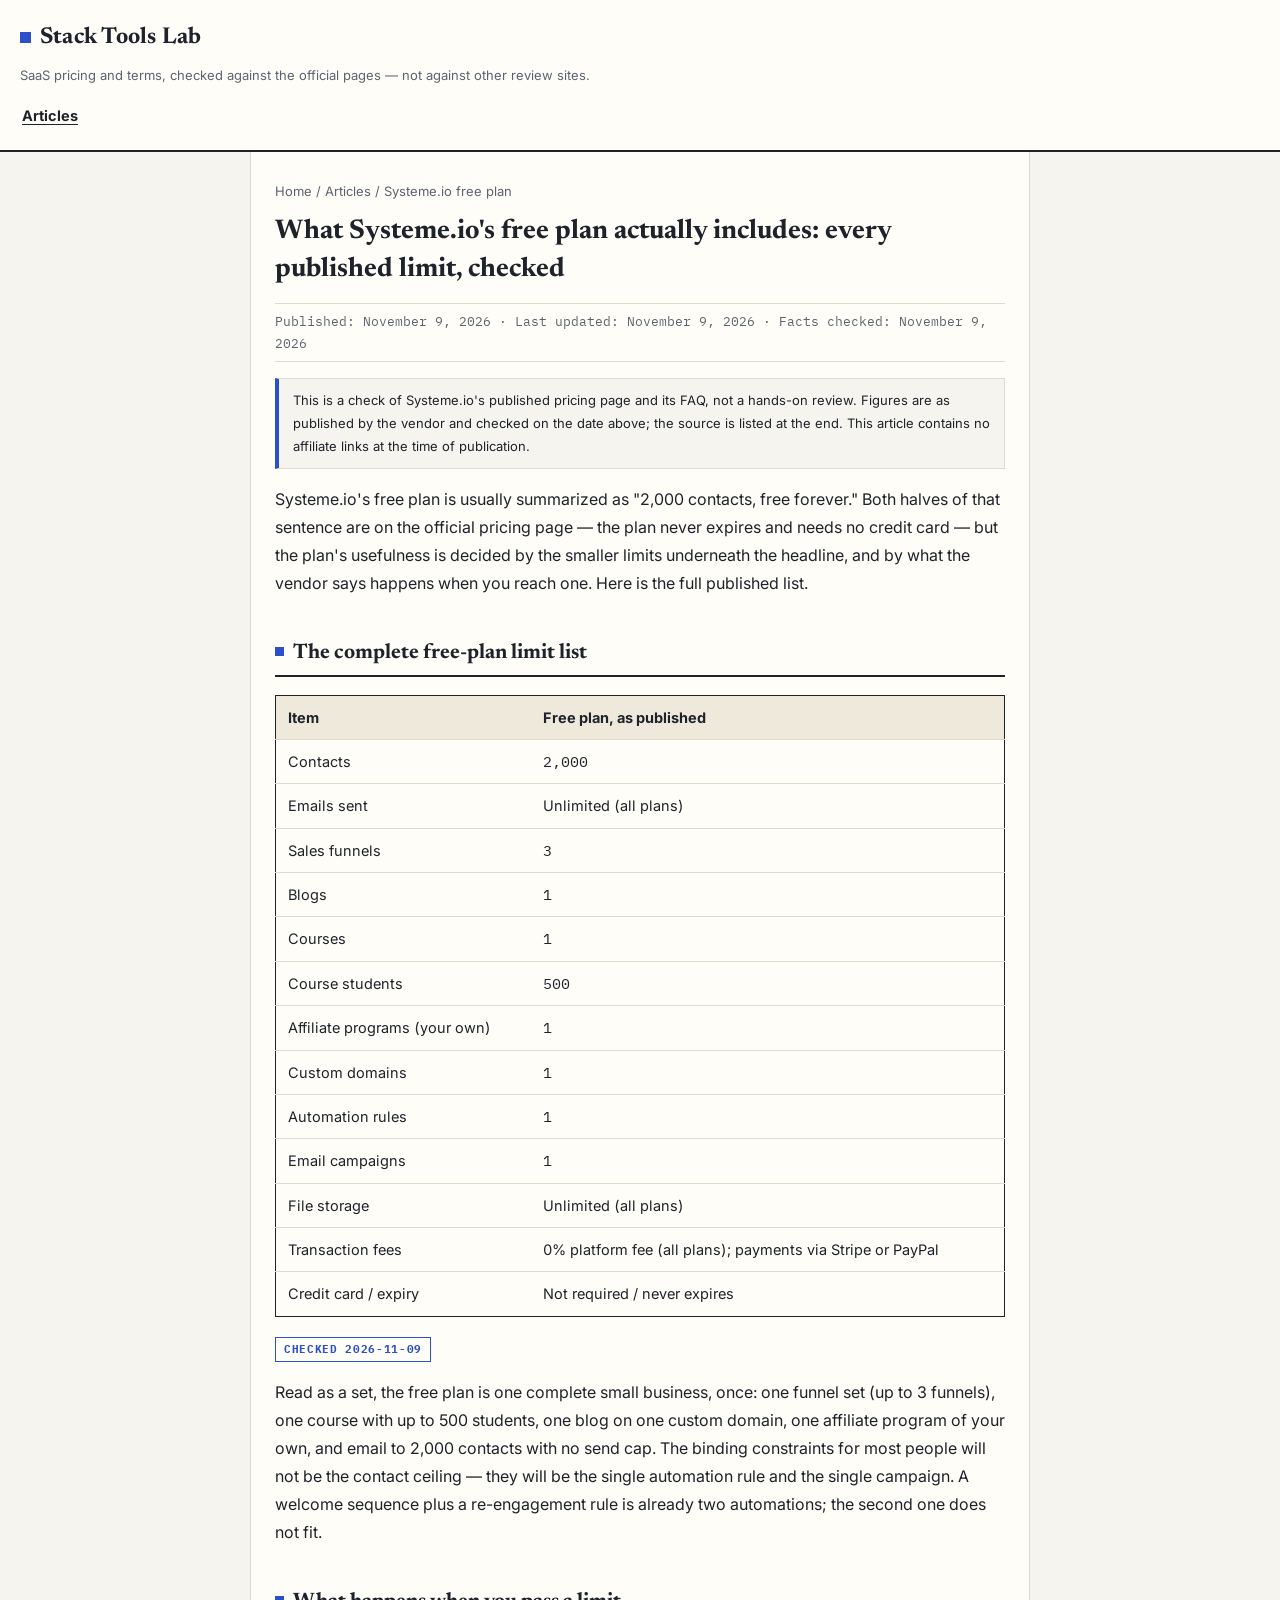
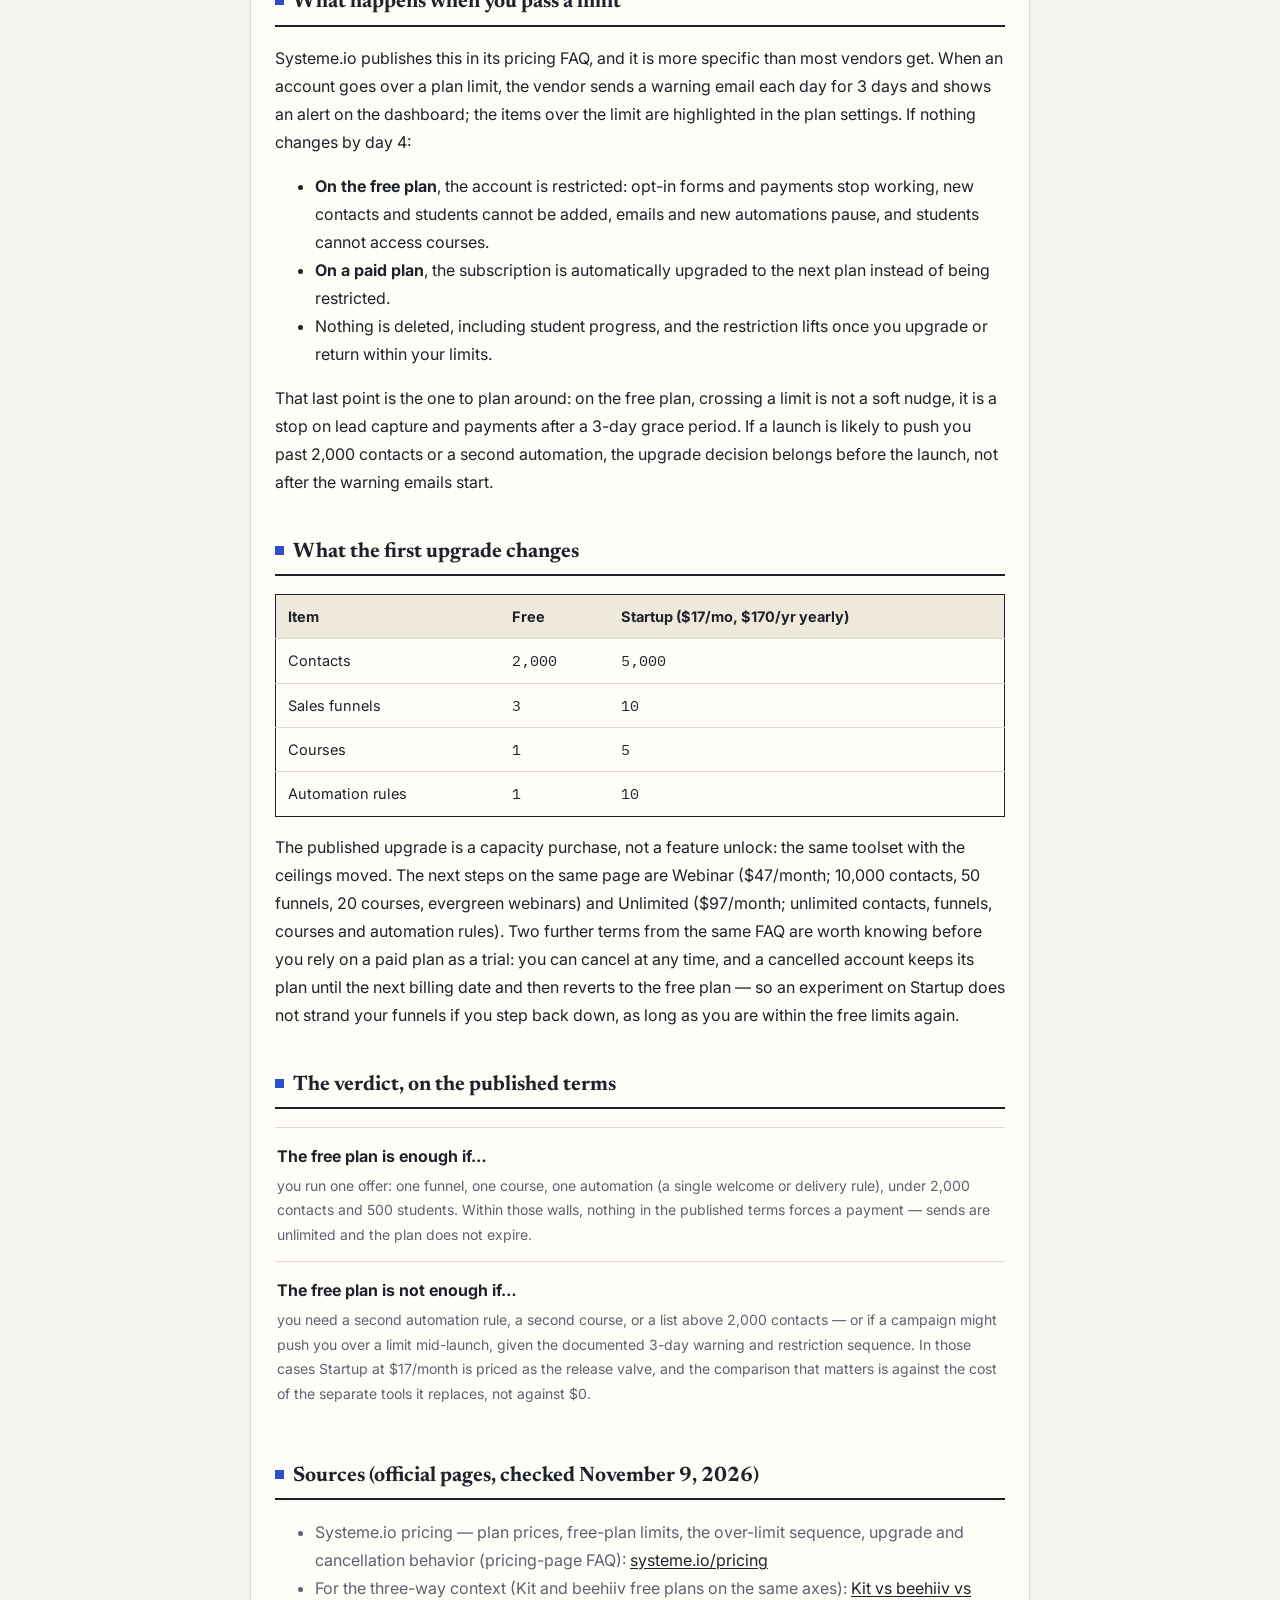
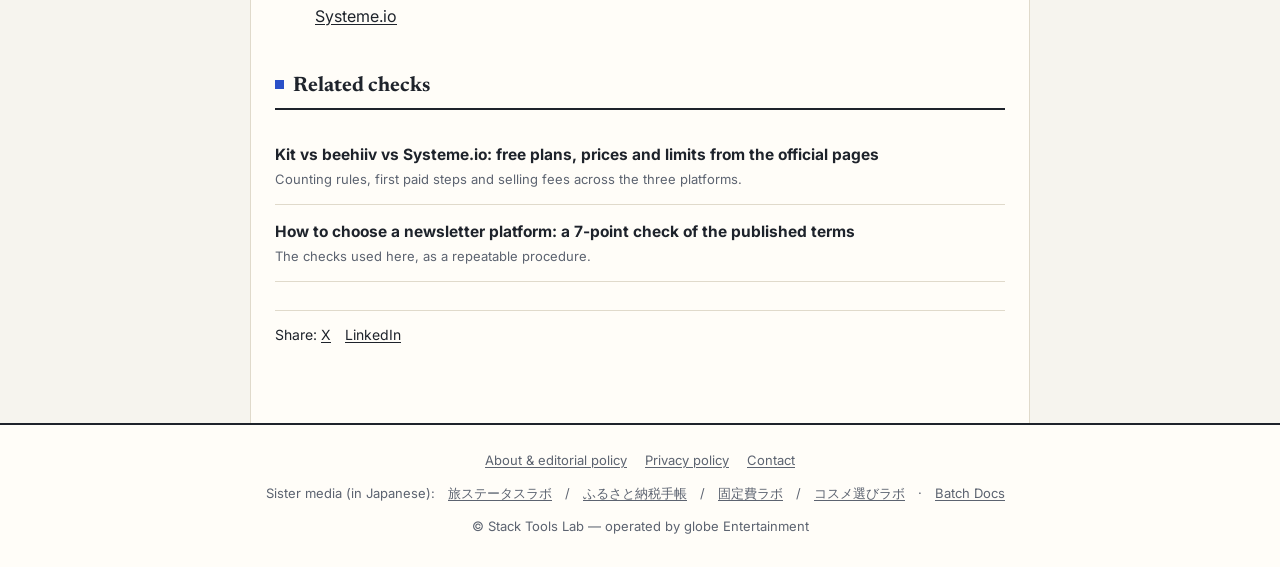
<file: articles/systeme-io-free-plan.html>
<!DOCTYPE html>
<html lang="en">
<head>
<meta charset="utf-8">
<meta name="viewport" content="width=device-width, initial-scale=1">
<title>What Systeme.io's free plan actually includes: every published limit, checked — Stack Tools Lab</title>
<meta name="description" content="Systeme.io's free plan on its published terms: 2,000 contacts, 3 funnels, 1 course, 1 blog, 1 custom domain, 1 automation rule, unlimited sends — plus the documented warnings and restrictions when you pass a limit. Checked November 9, 2026.">
<link rel="preconnect" href="https://fonts.googleapis.com">
<link rel="preconnect" href="https://fonts.gstatic.com" crossorigin>
<link href="https://fonts.googleapis.com/css2?family=IBM+Plex+Mono:wght@400;700&family=Inter:wght@400;700&family=Newsreader:opsz,wght@6..72,500;6..72,700&display=swap" rel="stylesheet">
<link rel="stylesheet" href="../style.css">
<meta property="og:title" content="What Systeme.io's free plan actually includes: every published limit, checked">
<meta property="og:description" content="The free plan's full published limit list — and the documented sequence of warnings, then restrictions, when you pass one.">
<meta property="og:type" content="article">
<meta property="og:url" content="https://stacktools.globe-ent.com/articles/systeme-io-free-plan.html">
<meta property="og:image" content="https://stacktools.globe-ent.com/ogp.png">
<meta name="twitter:card" content="summary_large_image">
<meta name="twitter:image" content="https://stacktools.globe-ent.com/ogp.png">
<link rel="icon" type="image/svg+xml" href="/favicon.svg">
<link rel="alternate" type="application/rss+xml" title="Stack Tools Lab" href="https://stacktools.globe-ent.com/rss.xml">
<script type="application/ld+json">
{
  "@context": "https://schema.org",
  "@graph": [
    {
      "@type": "Article",
      "@id": "https://stacktools.globe-ent.com/articles/systeme-io-free-plan.html#article",
      "headline": "What Systeme.io's free plan actually includes: every published limit, checked",
      "description": "Systeme.io's free plan limits as published — contacts, funnels, courses, automation rules, students — and what happens when a limit is passed.",
      "datePublished": "2026-11-09",
      "dateModified": "2026-11-09",
      "inLanguage": "en",
      "author": { "@type": "Organization", "name": "globe Entertainment" },
      "publisher": { "@id": "https://stacktools.globe-ent.com/#org" },
      "mainEntityOfPage": "https://stacktools.globe-ent.com/articles/systeme-io-free-plan.html"
    },
    {
      "@type": "BreadcrumbList",
      "itemListElement": [
        { "@type": "ListItem", "position": 1, "name": "Home", "item": "https://stacktools.globe-ent.com/" },
        { "@type": "ListItem", "position": 2, "name": "Articles", "item": "https://stacktools.globe-ent.com/articles.html" },
        { "@type": "ListItem", "position": 3, "name": "Systeme.io free plan limits" }
      ]
    }
  ]
}
</script>
<link rel="canonical" href="https://stacktools.globe-ent.com/articles/systeme-io-free-plan.html">
</head>
<body>
<header class="site">
  <div class="name"><a href="../index.html">Stack Tools Lab</a></div>
  <div class="tag">SaaS pricing and terms, checked against the official pages — not against other review sites.</div>
  <nav class="main">
    <a href="../articles.html">Articles</a>
  </nav>
</header>
<main>
  <p class="crumb"><a href="../index.html">Home</a> / <a href="../articles.html">Articles</a> / Systeme.io free plan</p>
  <h1>What Systeme.io's free plan actually includes: every published limit, checked</h1>
  <p class="dateline">Published: November 9, 2026 · Last updated: November 9, 2026 · Facts checked: November 9, 2026</p>
  <div class="disclosure">This is a check of Systeme.io's published pricing page and its FAQ, not a hands-on review. Figures are as published by the vendor and checked on the date above; the source is listed at the end. This article contains no affiliate links at the time of publication.</div>

  <p>Systeme.io's free plan is usually summarized as "2,000 contacts, free forever." Both halves of that sentence are on the official pricing page — the plan never expires and needs no credit card — but the plan's usefulness is decided by the smaller limits underneath the headline, and by what the vendor says happens when you reach one. Here is the full published list.</p>

  <h2>The complete free-plan limit list</h2>
  <table class="spec">
    <tr><th>Item</th><th>Free plan, as published</th></tr>
    <tr><td>Contacts</td><td class="n">2,000</td></tr>
    <tr><td>Emails sent</td><td>Unlimited (all plans)</td></tr>
    <tr><td>Sales funnels</td><td class="n">3</td></tr>
    <tr><td>Blogs</td><td class="n">1</td></tr>
    <tr><td>Courses</td><td class="n">1</td></tr>
    <tr><td>Course students</td><td class="n">500</td></tr>
    <tr><td>Affiliate programs (your own)</td><td class="n">1</td></tr>
    <tr><td>Custom domains</td><td class="n">1</td></tr>
    <tr><td>Automation rules</td><td class="n">1</td></tr>
    <tr><td>Email campaigns</td><td class="n">1</td></tr>
    <tr><td>File storage</td><td>Unlimited (all plans)</td></tr>
    <tr><td>Transaction fees</td><td>0% platform fee (all plans); payments via Stripe or PayPal</td></tr>
    <tr><td>Credit card / expiry</td><td>Not required / never expires</td></tr>
  </table>
  <p><span class="stamp">CHECKED 2026-11-09</span></p>
  <p>Read as a set, the free plan is one complete small business, once: one funnel set (up to 3 funnels), one course with up to 500 students, one blog on one custom domain, one affiliate program of your own, and email to 2,000 contacts with no send cap. The binding constraints for most people will not be the contact ceiling — they will be the single automation rule and the single campaign. A welcome sequence plus a re-engagement rule is already two automations; the second one does not fit.</p>

  <h2>What happens when you pass a limit</h2>
  <p>Systeme.io publishes this in its pricing FAQ, and it is more specific than most vendors get. When an account goes over a plan limit, the vendor sends a warning email each day for 3 days and shows an alert on the dashboard; the items over the limit are highlighted in the plan settings. If nothing changes by day 4:</p>
  <ul>
    <li><strong>On the free plan</strong>, the account is restricted: opt-in forms and payments stop working, new contacts and students cannot be added, emails and new automations pause, and students cannot access courses.</li>
    <li><strong>On a paid plan</strong>, the subscription is automatically upgraded to the next plan instead of being restricted.</li>
    <li>Nothing is deleted, including student progress, and the restriction lifts once you upgrade or return within your limits.</li>
  </ul>
  <p>That last point is the one to plan around: on the free plan, crossing a limit is not a soft nudge, it is a stop on lead capture and payments after a 3-day grace period. If a launch is likely to push you past 2,000 contacts or a second automation, the upgrade decision belongs before the launch, not after the warning emails start.</p>

  <h2>What the first upgrade changes</h2>
  <table class="spec">
    <tr><th>Item</th><th>Free</th><th>Startup ($17/mo, $170/yr yearly)</th></tr>
    <tr><td>Contacts</td><td class="n">2,000</td><td class="n">5,000</td></tr>
    <tr><td>Sales funnels</td><td class="n">3</td><td class="n">10</td></tr>
    <tr><td>Courses</td><td class="n">1</td><td class="n">5</td></tr>
    <tr><td>Automation rules</td><td class="n">1</td><td class="n">10</td></tr>
  </table>
  <p>The published upgrade is a capacity purchase, not a feature unlock: the same toolset with the ceilings moved. The next steps on the same page are Webinar ($47/month; 10,000 contacts, 50 funnels, 20 courses, evergreen webinars) and Unlimited ($97/month; unlimited contacts, funnels, courses and automation rules). Two further terms from the same FAQ are worth knowing before you rely on a paid plan as a trial: you can cancel at any time, and a cancelled account keeps its plan until the next billing date and then reverts to the free plan — so an experiment on Startup does not strand your funnels if you step back down, as long as you are within the free limits again.</p>
  <!-- AFFILIATE SLOT: Systeme.io (own affiliate program) — insert affiliate link here after program approval. -->

  <h2>The verdict, on the published terms</h2>
  <div class="card"><span class="t">The free plan is enough if…</span><span class="d">you run one offer: one funnel, one course, one automation (a single welcome or delivery rule), under 2,000 contacts and 500 students. Within those walls, nothing in the published terms forces a payment — sends are unlimited and the plan does not expire.</span></div>
  <div class="card"><span class="t">The free plan is not enough if…</span><span class="d">you need a second automation rule, a second course, or a list above 2,000 contacts — or if a campaign might push you over a limit mid-launch, given the documented 3-day warning and restriction sequence. In those cases Startup at $17/month is priced as the release valve, and the comparison that matters is against the cost of the separate tools it replaces, not against $0.</span></div>

  <h2>Sources (official pages, checked November 9, 2026)</h2>
  <ul class="src">
    <li>Systeme.io pricing — plan prices, free-plan limits, the over-limit sequence, upgrade and cancellation behavior (pricing-page FAQ): <a href="https://systeme.io/pricing">systeme.io/pricing</a></li>
    <li>For the three-way context (Kit and beehiiv free plans on the same axes): <a href="kit-vs-beehiiv-vs-systeme-io.html">Kit vs beehiiv vs Systeme.io</a></li>
  </ul>

  <h2>Related checks</h2>
  <a class="thumbrow" href="kit-vs-beehiiv-vs-systeme-io.html"><span><span class="t">Kit vs beehiiv vs Systeme.io: free plans, prices and limits from the official pages</span><span class="d">Counting rules, first paid steps and selling fees across the three platforms.</span></span></a>
  <a class="thumbrow" href="how-to-choose-a-newsletter-platform.html"><span><span class="t">How to choose a newsletter platform: a 7-point check of the published terms</span><span class="d">The checks used here, as a repeatable procedure.</span></span></a>

  <div class="share">Share: <a href="https://twitter.com/intent/tweet?url=https%3A%2F%2Fstacktools.globe-ent.com%2Farticles%2Fsysteme-io-free-plan.html">X</a><a href="https://www.linkedin.com/sharing/share-offsite/?url=https%3A%2F%2Fstacktools.globe-ent.com%2Farticles%2Fsysteme-io-free-plan.html">LinkedIn</a></div>
</main>
<footer class="site">
  <a href="../about.html">About &amp; editorial policy</a><a href="../privacy.html">Privacy policy</a><a href="../contact.html">Contact</a>
  <div class="sister">Sister media (in Japanese): <a href="https://travel.globe-ent.com/">旅ステータスラボ</a> / <a href="https://furusato.globe-ent.com/">ふるさと納税手帳</a> / <a href="https://koteihi.globe-ent.com/">固定費ラボ</a> / <a href="https://cosme-erabi.globe-ent.com/">コスメ選びラボ</a> · <a href="https://batchdocs.globe-ent.com/">Batch Docs</a></div>
  <div>© Stack Tools Lab — operated by globe Entertainment</div>
</footer>
</body>
</html>
</file>
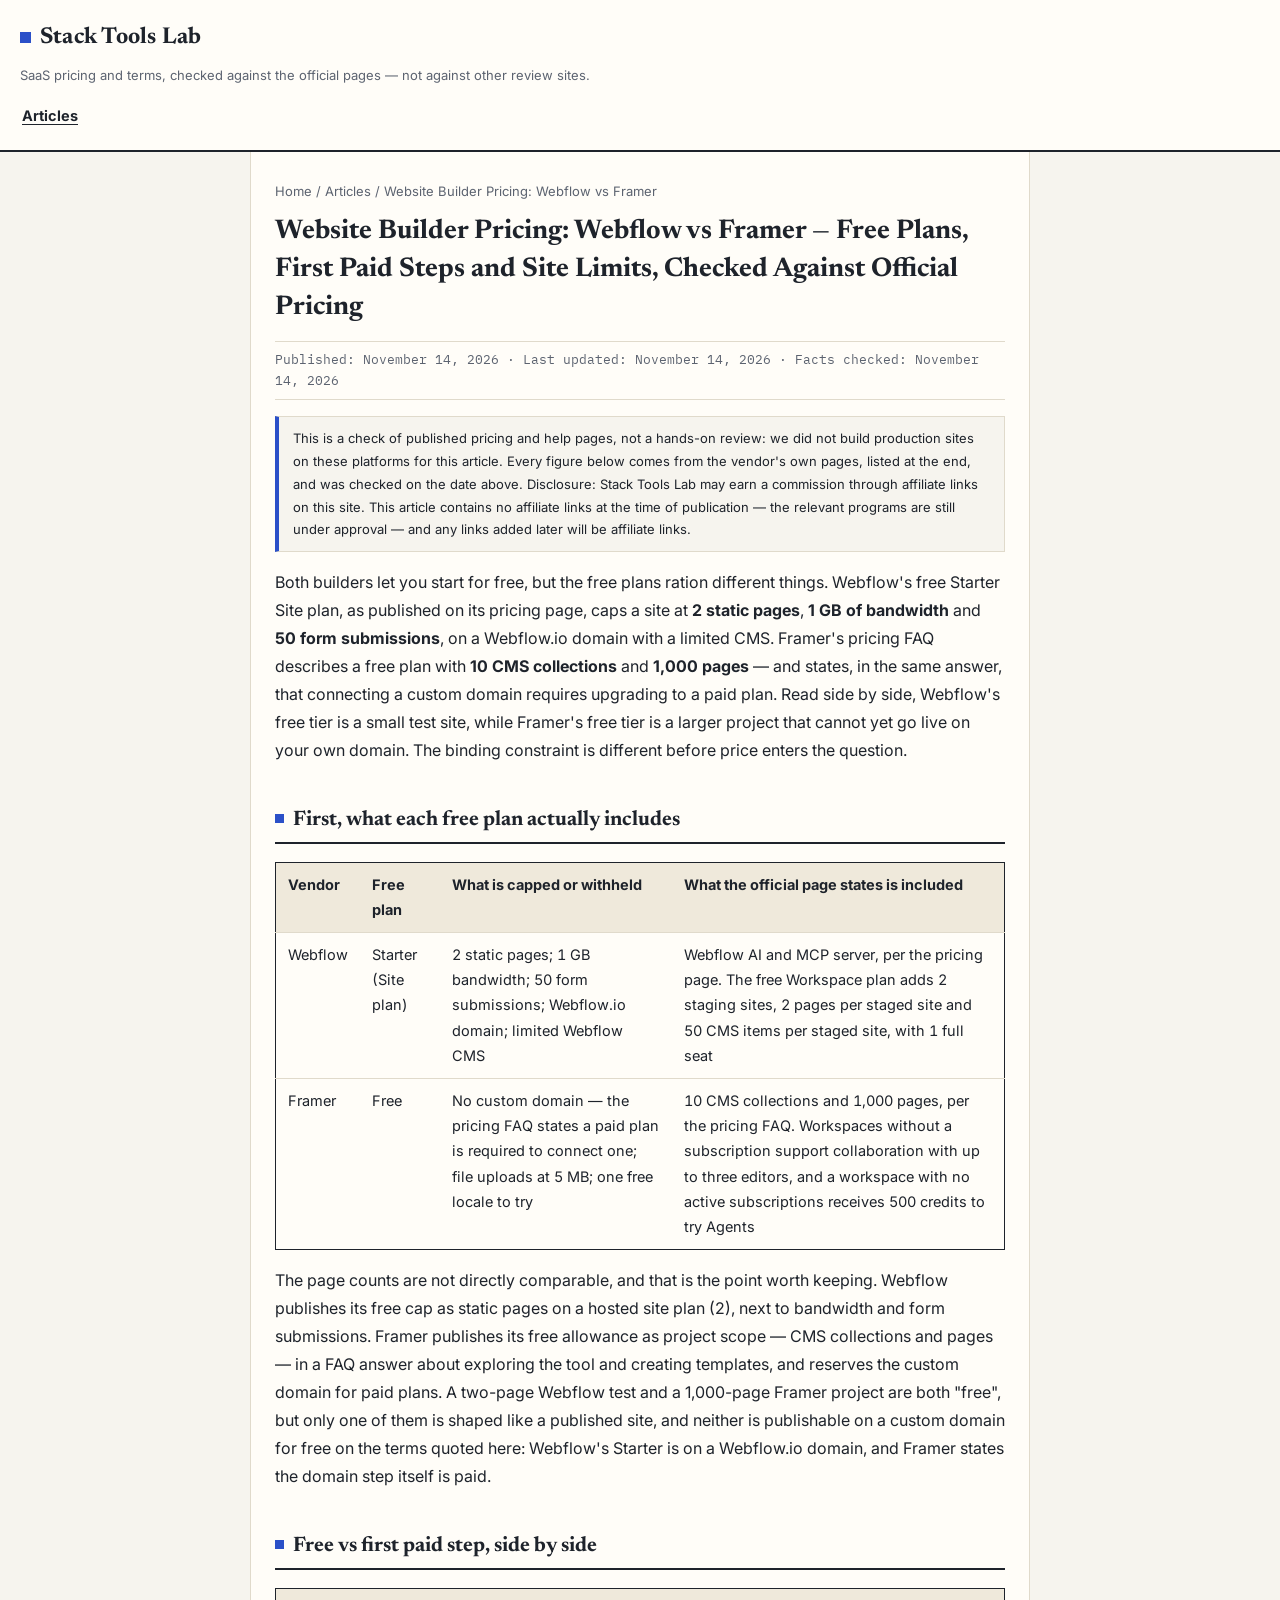
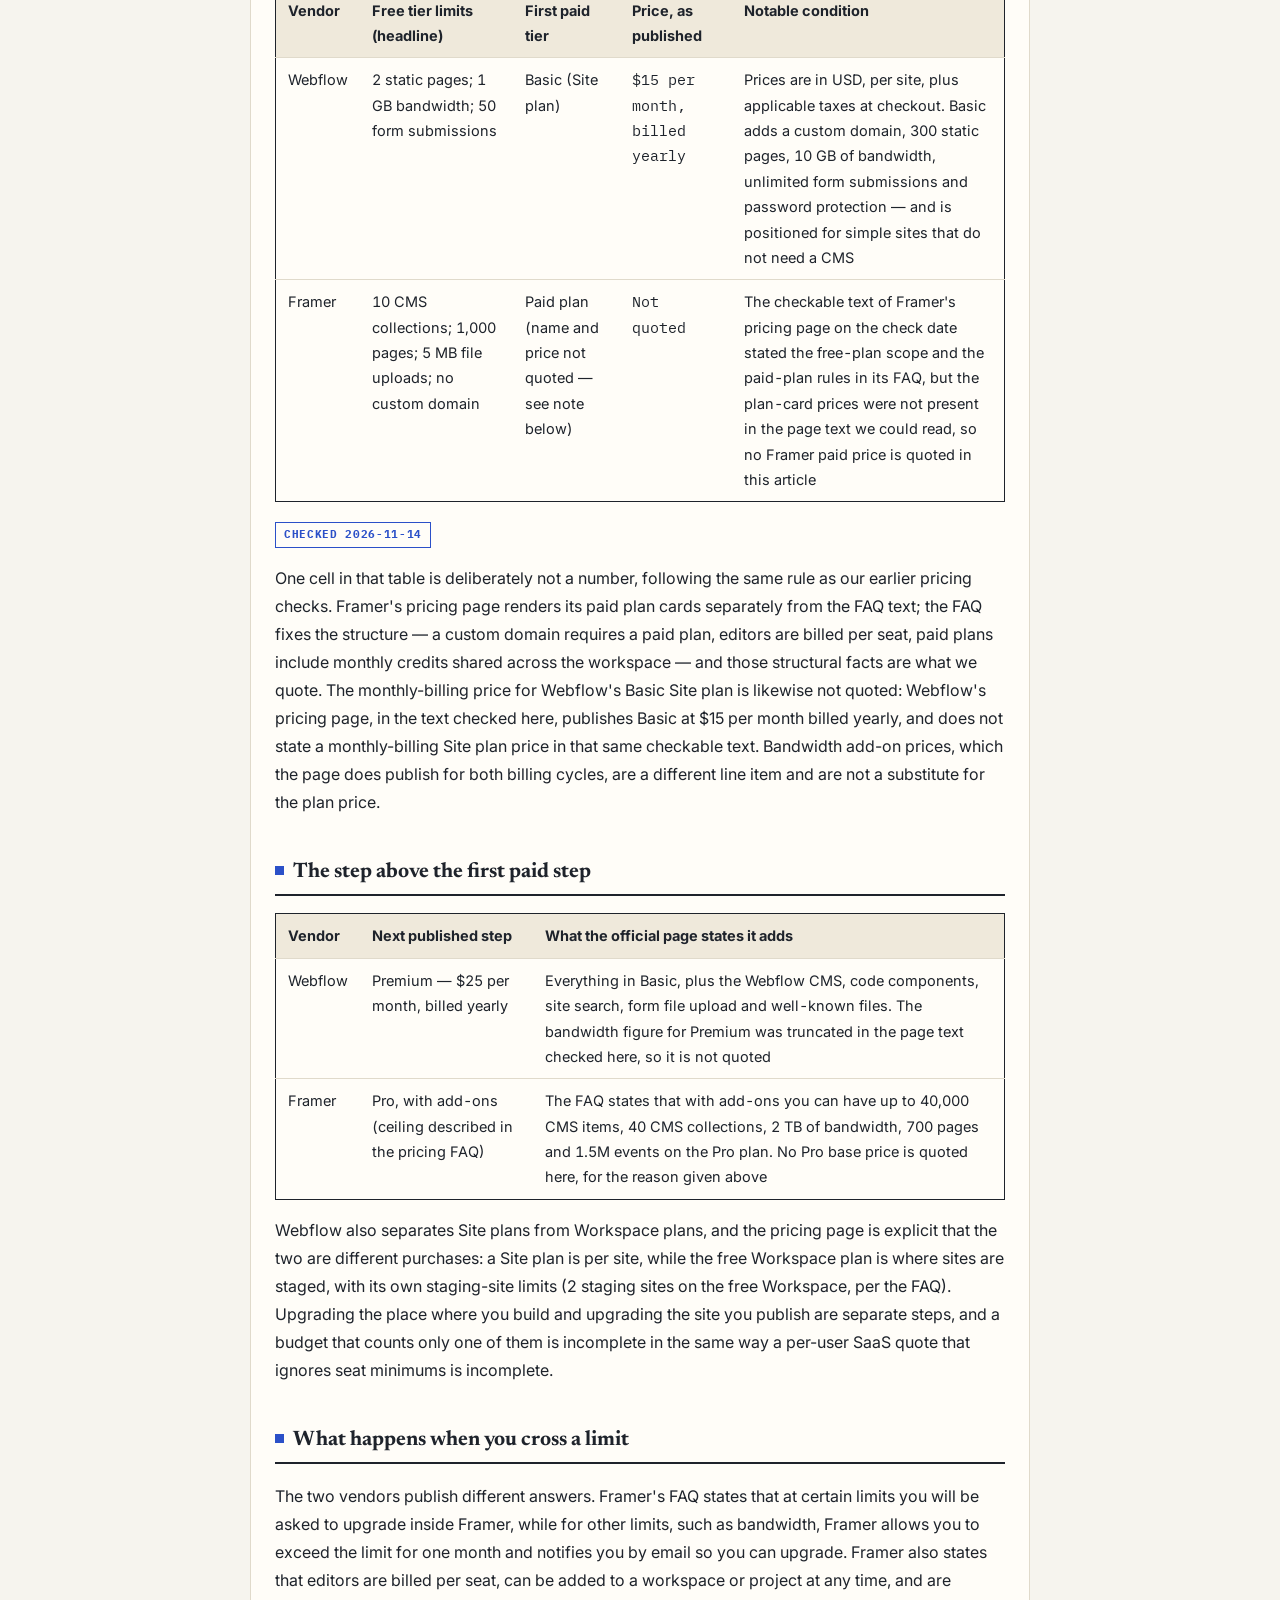
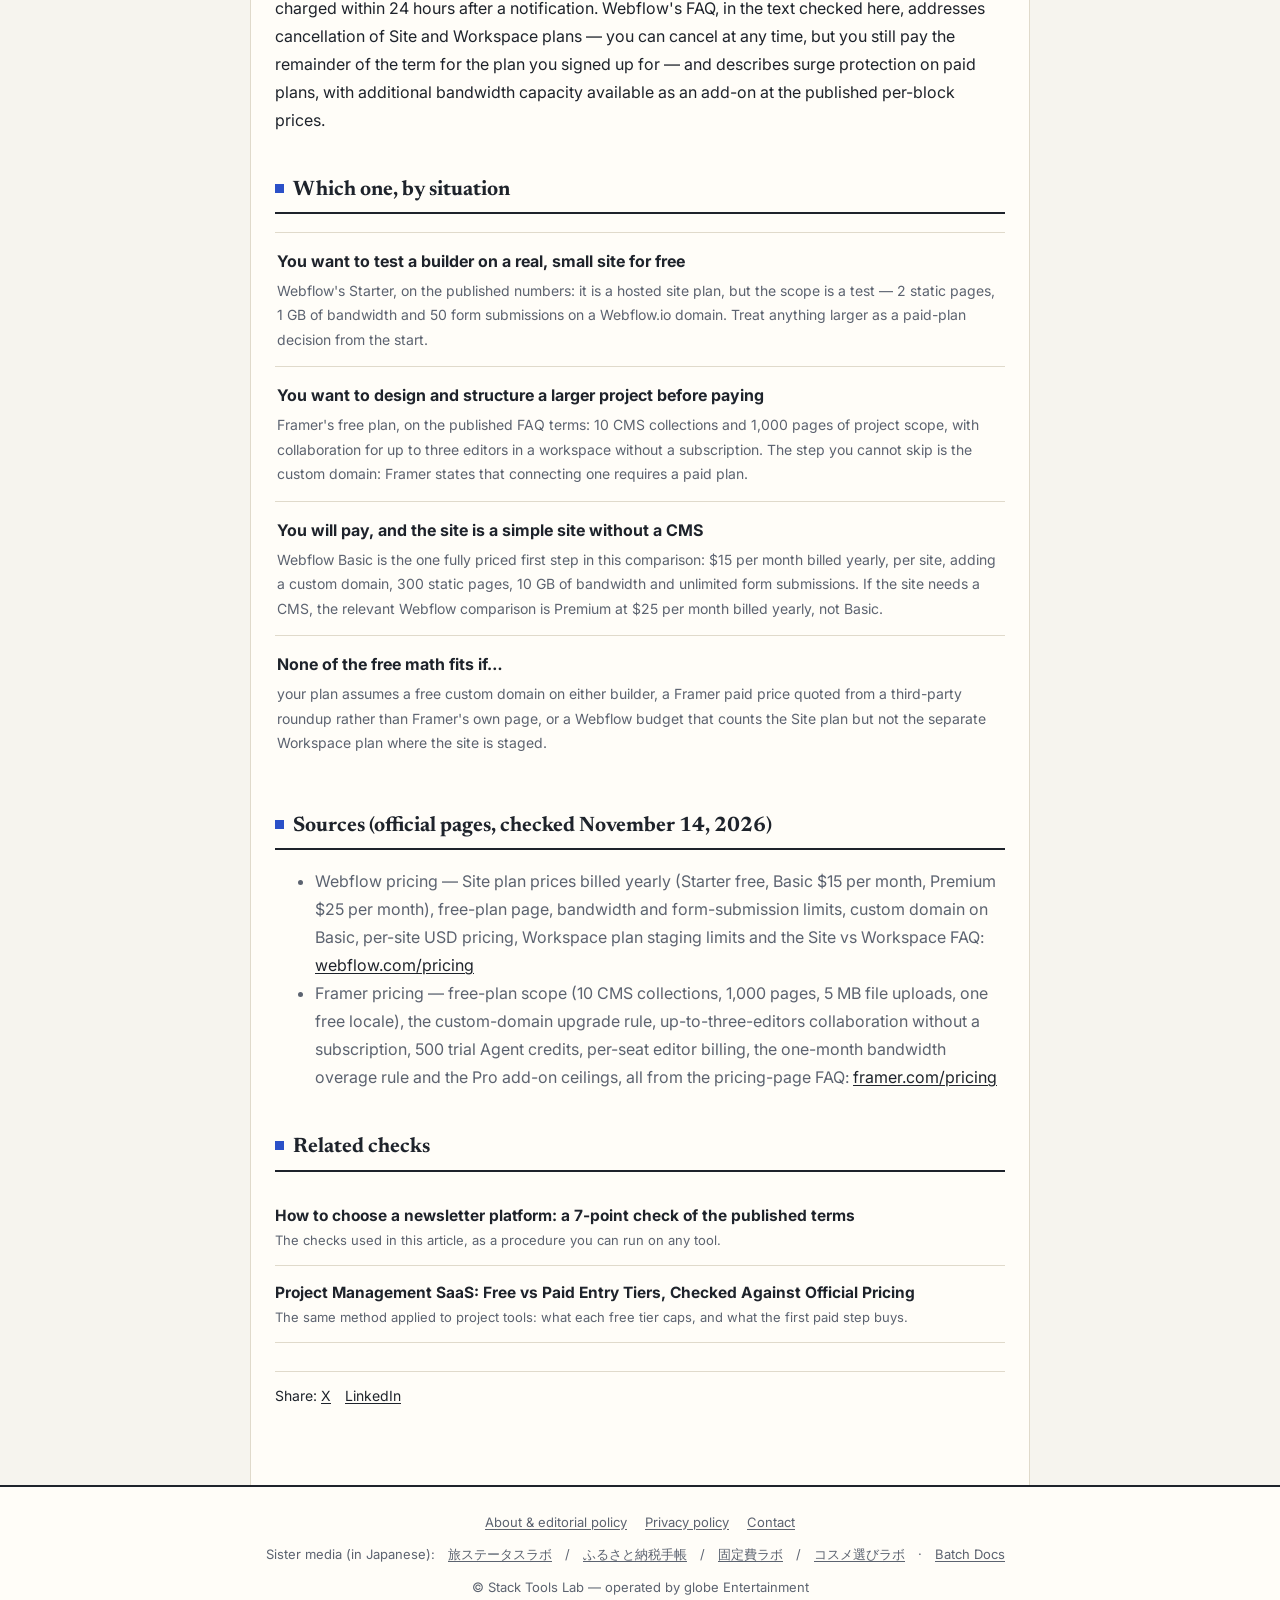
<file: articles/website-builder-pricing.html>
<!DOCTYPE html>
<html lang="en">
<head>
<meta charset="utf-8">
<meta name="viewport" content="width=device-width, initial-scale=1">
<title>Website Builder Pricing: Webflow vs Framer — Free Plans, First Paid Steps and Site Limits, Checked Against Official Pricing — Stack Tools Lab</title>
<meta name="description" content="Webflow and Framer compared on their published terms: Webflow's free Starter caps a site at 2 static pages, 1 GB of bandwidth and 50 form submissions, and its first paid Site plan is Basic at $15 per month billed yearly. Framer's free plan, per its pricing FAQ, includes 10 CMS collections and 1,000 pages but no custom domain. Checked November 14, 2026.">
<link rel="preconnect" href="https://fonts.googleapis.com">
<link rel="preconnect" href="https://fonts.gstatic.com" crossorigin>
<link href="https://fonts.googleapis.com/css2?family=IBM+Plex+Mono:wght@400;700&family=Inter:wght@400;700&family=Newsreader:opsz,wght@6..72,500;6..72,700&display=swap" rel="stylesheet">
<link rel="stylesheet" href="../style.css">
<meta property="og:title" content="Website Builder Pricing: Webflow vs Framer — Free Plans, First Paid Steps and Site Limits">
<meta property="og:description" content="Two free plans that cap different things — pages and form submissions on one side, the custom domain on the other — and what the first paid step actually removes. Prices and limits, checked on the official pages.">
<meta property="og:type" content="article">
<meta property="og:url" content="https://stacktools.globe-ent.com/articles/website-builder-pricing.html">
<meta property="og:image" content="https://stacktools.globe-ent.com/ogp.png">
<meta name="twitter:card" content="summary_large_image">
<meta name="twitter:image" content="https://stacktools.globe-ent.com/ogp.png">
<link rel="icon" type="image/svg+xml" href="/favicon.svg">
<link rel="alternate" type="application/rss+xml" title="Stack Tools Lab" href="https://stacktools.globe-ent.com/rss.xml">
<script type="application/ld+json">
{
  "@context": "https://schema.org",
  "@graph": [
    {
      "@type": "Article",
      "@id": "https://stacktools.globe-ent.com/articles/website-builder-pricing.html#article",
      "headline": "Website Builder Pricing: Webflow vs Framer — Free Plans, First Paid Steps and Site Limits, Checked Against Official Pricing",
      "description": "Webflow and Framer compared on published pricing: free-plan limits on pages, bandwidth and form submissions, the first paid Site plan price for Webflow, and the custom-domain rule on Framer's free plan.",
      "datePublished": "2026-11-14",
      "dateModified": "2026-11-14",
      "inLanguage": "en",
      "author": { "@type": "Organization", "name": "globe Entertainment" },
      "publisher": { "@id": "https://stacktools.globe-ent.com/#org" },
      "mainEntityOfPage": "https://stacktools.globe-ent.com/articles/website-builder-pricing.html"
    },
    {
      "@type": "BreadcrumbList",
      "itemListElement": [
        { "@type": "ListItem", "position": 1, "name": "Home", "item": "https://stacktools.globe-ent.com/" },
        { "@type": "ListItem", "position": 2, "name": "Articles", "item": "https://stacktools.globe-ent.com/articles.html" },
        { "@type": "ListItem", "position": 3, "name": "Website Builder Pricing: Webflow vs Framer" }
      ]
    }
  ]
}
</script>
<link rel="canonical" href="https://stacktools.globe-ent.com/articles/website-builder-pricing.html">
</head>
<body>
<header class="site">
  <div class="name"><a href="../index.html">Stack Tools Lab</a></div>
  <div class="tag">SaaS pricing and terms, checked against the official pages — not against other review sites.</div>
  <nav class="main">
    <a href="../articles.html">Articles</a>
  </nav>
</header>
<main>
  <p class="crumb"><a href="../index.html">Home</a> / <a href="../articles.html">Articles</a> / Website Builder Pricing: Webflow vs Framer</p>
  <h1>Website Builder Pricing: Webflow vs Framer — Free Plans, First Paid Steps and Site Limits, Checked Against Official Pricing</h1>
  <p class="dateline">Published: November 14, 2026 · Last updated: November 14, 2026 · Facts checked: November 14, 2026</p>
  <div class="disclosure">This is a check of published pricing and help pages, not a hands-on review: we did not build production sites on these platforms for this article. Every figure below comes from the vendor's own pages, listed at the end, and was checked on the date above. Disclosure: Stack Tools Lab may earn a commission through affiliate links on this site. This article contains no affiliate links at the time of publication — the relevant programs are still under approval — and any links added later will be affiliate links.</div>

  <p>Both builders let you start for free, but the free plans ration different things. Webflow's free Starter Site plan, as published on its pricing page, caps a site at <strong>2 static pages</strong>, <strong>1 GB of bandwidth</strong> and <strong>50 form submissions</strong>, on a Webflow.io domain with a limited CMS. Framer's pricing FAQ describes a free plan with <strong>10 CMS collections</strong> and <strong>1,000 pages</strong> — and states, in the same answer, that connecting a custom domain requires upgrading to a paid plan. Read side by side, Webflow's free tier is a small test site, while Framer's free tier is a larger project that cannot yet go live on your own domain. The binding constraint is different before price enters the question.</p>

  <h2>First, what each free plan actually includes</h2>
  <table class="spec">
    <tr><th>Vendor</th><th>Free plan</th><th>What is capped or withheld</th><th>What the official page states is included</th></tr>
    <tr><td>Webflow</td><td>Starter (Site plan)</td><td>2 static pages; 1 GB bandwidth; 50 form submissions; Webflow.io domain; limited Webflow CMS</td><td>Webflow AI and MCP server, per the pricing page. The free Workspace plan adds 2 staging sites, 2 pages per staged site and 50 CMS items per staged site, with 1 full seat</td></tr>
    <tr><td>Framer</td><td>Free</td><td>No custom domain — the pricing FAQ states a paid plan is required to connect one; file uploads at 5 MB; one free locale to try</td><td>10 CMS collections and 1,000 pages, per the pricing FAQ. Workspaces without a subscription support collaboration with up to three editors, and a workspace with no active subscriptions receives 500 credits to try Agents</td></tr>
  </table>
  <p>The page counts are not directly comparable, and that is the point worth keeping. Webflow publishes its free cap as static pages on a hosted site plan (2), next to bandwidth and form submissions. Framer publishes its free allowance as project scope — CMS collections and pages — in a FAQ answer about exploring the tool and creating templates, and reserves the custom domain for paid plans. A two-page Webflow test and a 1,000-page Framer project are both "free", but only one of them is shaped like a published site, and neither is publishable on a custom domain for free on the terms quoted here: Webflow's Starter is on a Webflow.io domain, and Framer states the domain step itself is paid.</p>

  <h2>Free vs first paid step, side by side</h2>
  <table class="spec">
    <tr><th>Vendor</th><th>Free tier limits (headline)</th><th>First paid tier</th><th>Price, as published</th><th>Notable condition</th></tr>
    <tr><td>Webflow</td><td>2 static pages; 1 GB bandwidth; 50 form submissions</td><td>Basic (Site plan)</td><td class="n">$15 per month, billed yearly</td><td>Prices are in USD, per site, plus applicable taxes at checkout. Basic adds a custom domain, 300 static pages, 10 GB of bandwidth, unlimited form submissions and password protection — and is positioned for simple sites that do not need a CMS</td></tr>
    <tr><td>Framer</td><td>10 CMS collections; 1,000 pages; 5 MB file uploads; no custom domain</td><td>Paid plan (name and price not quoted — see note below)</td><td class="n">Not quoted</td><td>The checkable text of Framer's pricing page on the check date stated the free-plan scope and the paid-plan rules in its FAQ, but the plan-card prices were not present in the page text we could read, so no Framer paid price is quoted in this article</td></tr>
  </table>
  <p><span class="stamp">CHECKED 2026-11-14</span></p>
  <p>One cell in that table is deliberately not a number, following the same rule as our earlier pricing checks. Framer's pricing page renders its paid plan cards separately from the FAQ text; the FAQ fixes the structure — a custom domain requires a paid plan, editors are billed per seat, paid plans include monthly credits shared across the workspace — and those structural facts are what we quote. The monthly-billing price for Webflow's Basic Site plan is likewise not quoted: Webflow's pricing page, in the text checked here, publishes Basic at $15 per month billed yearly, and does not state a monthly-billing Site plan price in that same checkable text. Bandwidth add-on prices, which the page does publish for both billing cycles, are a different line item and are not a substitute for the plan price.</p>

  <h2>The step above the first paid step</h2>
  <table class="spec">
    <tr><th>Vendor</th><th>Next published step</th><th>What the official page states it adds</th></tr>
    <tr><td>Webflow</td><td>Premium — $25 per month, billed yearly</td><td>Everything in Basic, plus the Webflow CMS, code components, site search, form file upload and well-known files. The bandwidth figure for Premium was truncated in the page text checked here, so it is not quoted</td></tr>
    <tr><td>Framer</td><td>Pro, with add-ons (ceiling described in the pricing FAQ)</td><td>The FAQ states that with add-ons you can have up to 40,000 CMS items, 40 CMS collections, 2 TB of bandwidth, 700 pages and 1.5M events on the Pro plan. No Pro base price is quoted here, for the reason given above</td></tr>
  </table>
  <p>Webflow also separates Site plans from Workspace plans, and the pricing page is explicit that the two are different purchases: a Site plan is per site, while the free Workspace plan is where sites are staged, with its own staging-site limits (2 staging sites on the free Workspace, per the FAQ). Upgrading the place where you build and upgrading the site you publish are separate steps, and a budget that counts only one of them is incomplete in the same way a per-user SaaS quote that ignores seat minimums is incomplete.</p>
  <!-- AFFILIATE SLOT: Webflow (partner program) — insert affiliate link here after program approval. -->
  <!-- AFFILIATE SLOT: Framer (partner program) — insert affiliate link here after program approval. -->

  <h2>What happens when you cross a limit</h2>
  <p>The two vendors publish different answers. Framer's FAQ states that at certain limits you will be asked to upgrade inside Framer, while for other limits, such as bandwidth, Framer allows you to exceed the limit for one month and notifies you by email so you can upgrade. Framer also states that editors are billed per seat, can be added to a workspace or project at any time, and are charged within 24 hours after a notification. Webflow's FAQ, in the text checked here, addresses cancellation of Site and Workspace plans — you can cancel at any time, but you still pay the remainder of the term for the plan you signed up for — and describes surge protection on paid plans, with additional bandwidth capacity available as an add-on at the published per-block prices.</p>

  <h2>Which one, by situation</h2>
  <div class="card"><span class="t">You want to test a builder on a real, small site for free</span><span class="d">Webflow's Starter, on the published numbers: it is a hosted site plan, but the scope is a test — 2 static pages, 1 GB of bandwidth and 50 form submissions on a Webflow.io domain. Treat anything larger as a paid-plan decision from the start.</span></div>
  <div class="card"><span class="t">You want to design and structure a larger project before paying</span><span class="d">Framer's free plan, on the published FAQ terms: 10 CMS collections and 1,000 pages of project scope, with collaboration for up to three editors in a workspace without a subscription. The step you cannot skip is the custom domain: Framer states that connecting one requires a paid plan.</span></div>
  <div class="card"><span class="t">You will pay, and the site is a simple site without a CMS</span><span class="d">Webflow Basic is the one fully priced first step in this comparison: $15 per month billed yearly, per site, adding a custom domain, 300 static pages, 10 GB of bandwidth and unlimited form submissions. If the site needs a CMS, the relevant Webflow comparison is Premium at $25 per month billed yearly, not Basic.</span></div>
  <div class="card"><span class="t">None of the free math fits if…</span><span class="d">your plan assumes a free custom domain on either builder, a Framer paid price quoted from a third-party roundup rather than Framer's own page, or a Webflow budget that counts the Site plan but not the separate Workspace plan where the site is staged.</span></div>

  <h2>Sources (official pages, checked November 14, 2026)</h2>
  <ul class="src">
    <li>Webflow pricing — Site plan prices billed yearly (Starter free, Basic $15 per month, Premium $25 per month), free-plan page, bandwidth and form-submission limits, custom domain on Basic, per-site USD pricing, Workspace plan staging limits and the Site vs Workspace FAQ: <a href="https://webflow.com/pricing">webflow.com/pricing</a></li>
    <li>Framer pricing — free-plan scope (10 CMS collections, 1,000 pages, 5 MB file uploads, one free locale), the custom-domain upgrade rule, up-to-three-editors collaboration without a subscription, 500 trial Agent credits, per-seat editor billing, the one-month bandwidth overage rule and the Pro add-on ceilings, all from the pricing-page FAQ: <a href="https://framer.com/pricing">framer.com/pricing</a></li>
  </ul>

  <h2>Related checks</h2>
  <a class="thumbrow" href="how-to-choose-a-newsletter-platform.html"><span><span class="t">How to choose a newsletter platform: a 7-point check of the published terms</span><span class="d">The checks used in this article, as a procedure you can run on any tool.</span></span></a>
  <a class="thumbrow" href="project-management-pricing.html"><span><span class="t">Project Management SaaS: Free vs Paid Entry Tiers, Checked Against Official Pricing</span><span class="d">The same method applied to project tools: what each free tier caps, and what the first paid step buys.</span></span></a>

  <div class="share">Share: <a href="https://twitter.com/intent/tweet?url=https%3A%2F%2Fstacktools.globe-ent.com%2Farticles%2Fwebsite-builder-pricing.html">X</a><a href="https://www.linkedin.com/sharing/share-offsite/?url=https%3A%2F%2Fstacktools.globe-ent.com%2Farticles%2Fwebsite-builder-pricing.html">LinkedIn</a></div>
</main>
<footer class="site">
  <a href="../about.html">About &amp; editorial policy</a><a href="../privacy.html">Privacy policy</a><a href="../contact.html">Contact</a>
  <div class="sister">Sister media (in Japanese): <a href="https://travel.globe-ent.com/">旅ステータスラボ</a> / <a href="https://furusato.globe-ent.com/">ふるさと納税手帳</a> / <a href="https://koteihi.globe-ent.com/">固定費ラボ</a> / <a href="https://cosme-erabi.globe-ent.com/">コスメ選びラボ</a> · <a href="https://batchdocs.globe-ent.com/">Batch Docs</a></div>
  <div>© Stack Tools Lab — operated by globe Entertainment</div>
</footer>
</body>
</html>
</file>
<file: style.css>
/* Stack Tools Lab — DESIGN v1 (2026-11-09)
   "Spec sheet / lab notebook": warm paper, black rules, three typefaces with fixed roles.
   Headings = Newsreader (serif), body = Inter, figures & labels = IBM Plex Mono (tabular).
   One accent only: lab blue #2B50C8, used for checked stamps and badges.
   No rounded cards, no soft shadows, no gradients. */
:root {
  --ink:#1e232b; --sub:#5c6370; --line:#e0dacb; --line-dark:#1e232b;
  --paper:#f6f4ee; --row:#fffdf8; --th:#efe9db;
  --accent:#2b50c8; --accent-soft:#e9eefc;
}
* { box-sizing: border-box; }
body { margin:0; font-family:"Inter", "Helvetica Neue", Arial, sans-serif; color:var(--ink); background:var(--paper); line-height:1.75; font-size:16px; -webkit-font-smoothing:antialiased; }
::selection { background:var(--accent-soft); }

/* Header */
header.site { position:sticky; top:0; z-index:10; background:var(--row); border-bottom:2px solid var(--line-dark); padding:12px 20px; }
header.site .name { font-family:"Newsreader", Georgia, serif; font-size:23px; font-weight:700; letter-spacing:.01em; }
header.site .name a { color:inherit; text-decoration:none; display:inline-block; padding:6px 0; }
header.site .name a::before { content:""; display:inline-block; width:11px; height:11px; background:var(--accent); margin-right:9px; }
header.site .tag { color:var(--sub); font-size:13px; }
nav.main { margin-top:6px; font-size:14.5px; }
nav.main a { margin-right:18px; color:var(--ink); text-decoration:underline; text-underline-offset:3px; font-weight:700; display:inline-block; padding:10px 2px; }

/* Body column */
main { max-width:780px; margin:0 auto; padding:28px 24px 56px; background:var(--row); border-left:1px solid var(--line); border-right:1px solid var(--line); }
h1 { font-family:"Newsreader", Georgia, serif; font-size:27px; line-height:1.4; margin:10px 0 14px; font-weight:700; }
h2 { font-family:"Newsreader", Georgia, serif; font-size:21px; border-bottom:2px solid var(--line-dark); padding-bottom:6px; margin-top:42px; line-height:1.45; }
h2::before { content:""; display:inline-block; width:9px; height:9px; background:var(--accent); margin-right:9px; vertical-align:2px; }
h3 { font-size:16.5px; margin-top:26px; }
p, li { font-size:16px; }
a { color:var(--ink); text-decoration:underline; text-underline-offset:2px; }
.num, td.n, .sv { font-family:"IBM Plex Mono", "SFMono-Regular", Consolas, monospace; font-variant-numeric:tabular-nums; font-feature-settings:"tnum"; }

/* Dateline (published / updated / facts checked) */
.dateline { font-family:"IBM Plex Mono", Consolas, monospace; font-size:12.5px; color:var(--sub); border-top:1px solid var(--line); border-bottom:1px solid var(--line); padding:7px 0; margin:14px 0; }

/* Lead */
.leadline { font-family:"Newsreader", Georgia, serif; font-size:24px; font-weight:700; line-height:1.5; margin:6px 0 4px; }
.leadsub { color:var(--sub); margin:0 0 6px; }

/* Spec sheet (label + value rows) */
.sheet { border:1.5px solid var(--line-dark); margin:16px 0 8px; background:var(--row); }
.srow { display:flex; justify-content:space-between; align-items:baseline; gap:18px; padding:11px 14px; border-bottom:1px solid var(--line); }
.srow:last-child { border-bottom:none; }
.srow .sk { font-size:13.5px; font-weight:700; }
.srow .sv { font-size:17px; font-weight:700; text-align:right; white-space:nowrap; }
.badge { display:inline-block; font-family:"IBM Plex Mono", Consolas, monospace; background:var(--accent); color:#fff; font-size:11px; font-weight:700; padding:2px 8px; margin-right:8px; vertical-align:3px; letter-spacing:.06em; }
.stamp { display:inline-block; font-family:"IBM Plex Mono", Consolas, monospace; font-size:11px; font-weight:700; letter-spacing:.06em; color:var(--accent); border:1.5px solid var(--accent); padding:2px 8px; }
figure { margin:18px 0; }
figcaption, .figcap { font-size:12.5px; color:var(--sub); padding:7px 2px; }

/* Breadcrumb */
.crumb { font-size:13px; color:var(--sub); margin:0 0 6px; }
.crumb a { color:var(--sub); text-decoration:none; }
.crumb a:hover { text-decoration:underline; }

/* Disclosure box */
.disclosure { background:var(--paper); border:1px solid var(--line); border-left:4px solid var(--accent); padding:10px 14px; font-size:13px; color:var(--ink); margin:16px 0; }

/* Ruled rows / cards (no radius, no shadow) */
.card { display:block; border:none; border-top:1px solid var(--line); padding:14px 2px; margin:0; background:transparent; text-decoration:none; color:inherit; }
.card .t { font-weight:700; font-size:16px; color:var(--ink); display:block; margin-bottom:4px; }
.card .d { color:var(--sub); font-size:14px; display:block; }

/* Tables (published specs) */
table { border-collapse:collapse; width:100%; margin:14px 0; font-size:14.5px; border:1.5px solid var(--line-dark); background:var(--row); }
th, td { border-bottom:1px solid var(--line); padding:9px 12px; text-align:left; vertical-align:top; }
tr:last-child td, tr:last-child th { border-bottom:none; }
th { background:var(--th); font-weight:700; }
table.spec td { font-variant-numeric:tabular-nums; }
.src { font-size:13px; color:var(--sub); }

/* Article list rows */
.thumbrow { display:flex; gap:14px; padding:13px 0; border-bottom:1px solid var(--line); align-items:flex-start; text-decoration:none; color:inherit; }
a.thumbrow:hover .t { text-decoration:underline; }
.thumbrow .t { font-weight:700; font-size:15.5px; display:block; }
.thumbrow .d { font-size:13px; color:var(--sub); display:block; }

/* Search (articles page) */
.searchbox { margin:16px 0; }
.searchbox input { width:100%; padding:12px 14px; font-size:16px; border:1.5px solid var(--line-dark); background:var(--row); font-family:inherit; }
.searchbox input:focus { outline:2px solid var(--accent); outline-offset:1px; }

/* Share row */
.share { margin:28px 0 8px; padding:12px 0; border-top:1px solid var(--line); font-size:14px; }
.share a { margin-right:14px; }

/* Footer */
footer.site { border-top:2px solid var(--line-dark); padding:24px 20px 30px; font-size:13px; color:var(--sub); text-align:center; background:var(--row); }
footer.site a { color:var(--sub); margin:0 9px; }
footer.site div { margin-top:10px; }
footer.site .sister { margin-top:10px; font-size:13px; }

@media (max-width:640px) {
  table { display:block; overflow-x:auto; -webkit-overflow-scrolling:touch; }
  .leadline { font-size:21px; }
  h1 { font-size:24px; }
  main { border-left:none; border-right:none; padding:24px 18px 48px; }
  .srow { flex-direction:column; gap:2px; }
  .srow .sv { text-align:left; }
}
</file>
